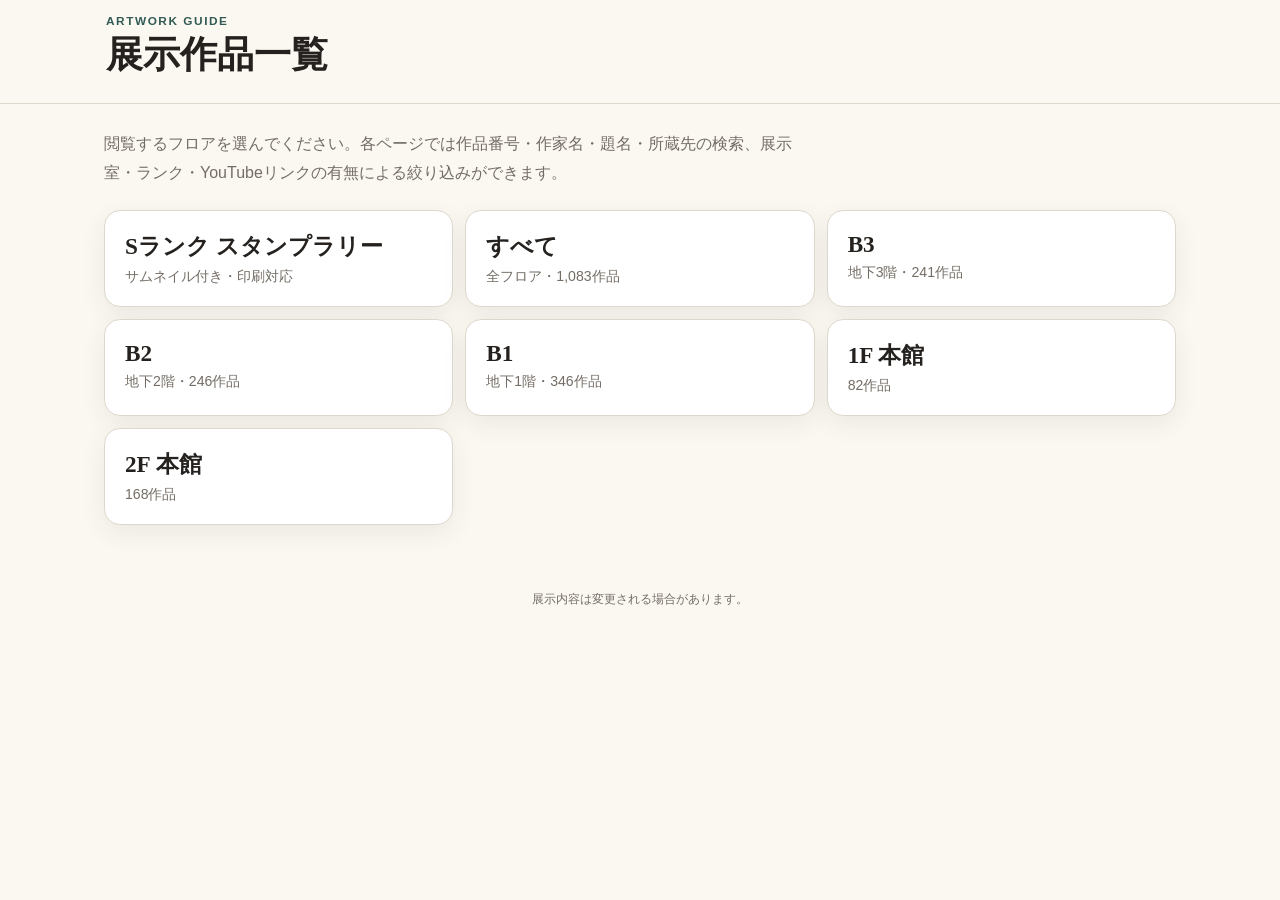
<file: index.html>
<!doctype html><html lang="ja"><head><meta charset="utf-8"><meta name="viewport" content="width=device-width,initial-scale=1,viewport-fit=cover"><meta name="theme-color" content="#315b54"><title>展示作品一覧</title><link rel="stylesheet" href="styles.css"></head><body><header><div class="head"><p class="eyebrow">ARTWORK GUIDE</p><h1 class="title">展示作品一覧</h1></div></header><main><p class="home-intro">閲覧するフロアを選んでください。各ページでは作品番号・作家名・題名・所蔵先の検索、展示室・ランク・YouTubeリンクの有無による絞り込みができます。</p><div class="floor-grid"><a class="floor-card" href="stamp-rally.html"><strong>Sランク スタンプラリー</strong><span>サムネイル付き・印刷対応</span></a><a class="floor-card" href="all.html"><strong>すべて</strong><span>全フロア・1,083作品</span></a><a class="floor-card" href="b3.html"><strong>B3</strong><span>地下3階・241作品</span></a><a class="floor-card" href="b2.html"><strong>B2</strong><span>地下2階・246作品</span></a><a class="floor-card" href="b1.html"><strong>B1</strong><span>地下1階・346作品</span></a><a class="floor-card" href="1f.html"><strong>1F 本館</strong><span>82作品</span></a><a class="floor-card" href="2f.html"><strong>2F 本館</strong><span>168作品</span></a></div></main><footer>展示内容は変更される場合があります。</footer></body></html>
</file>
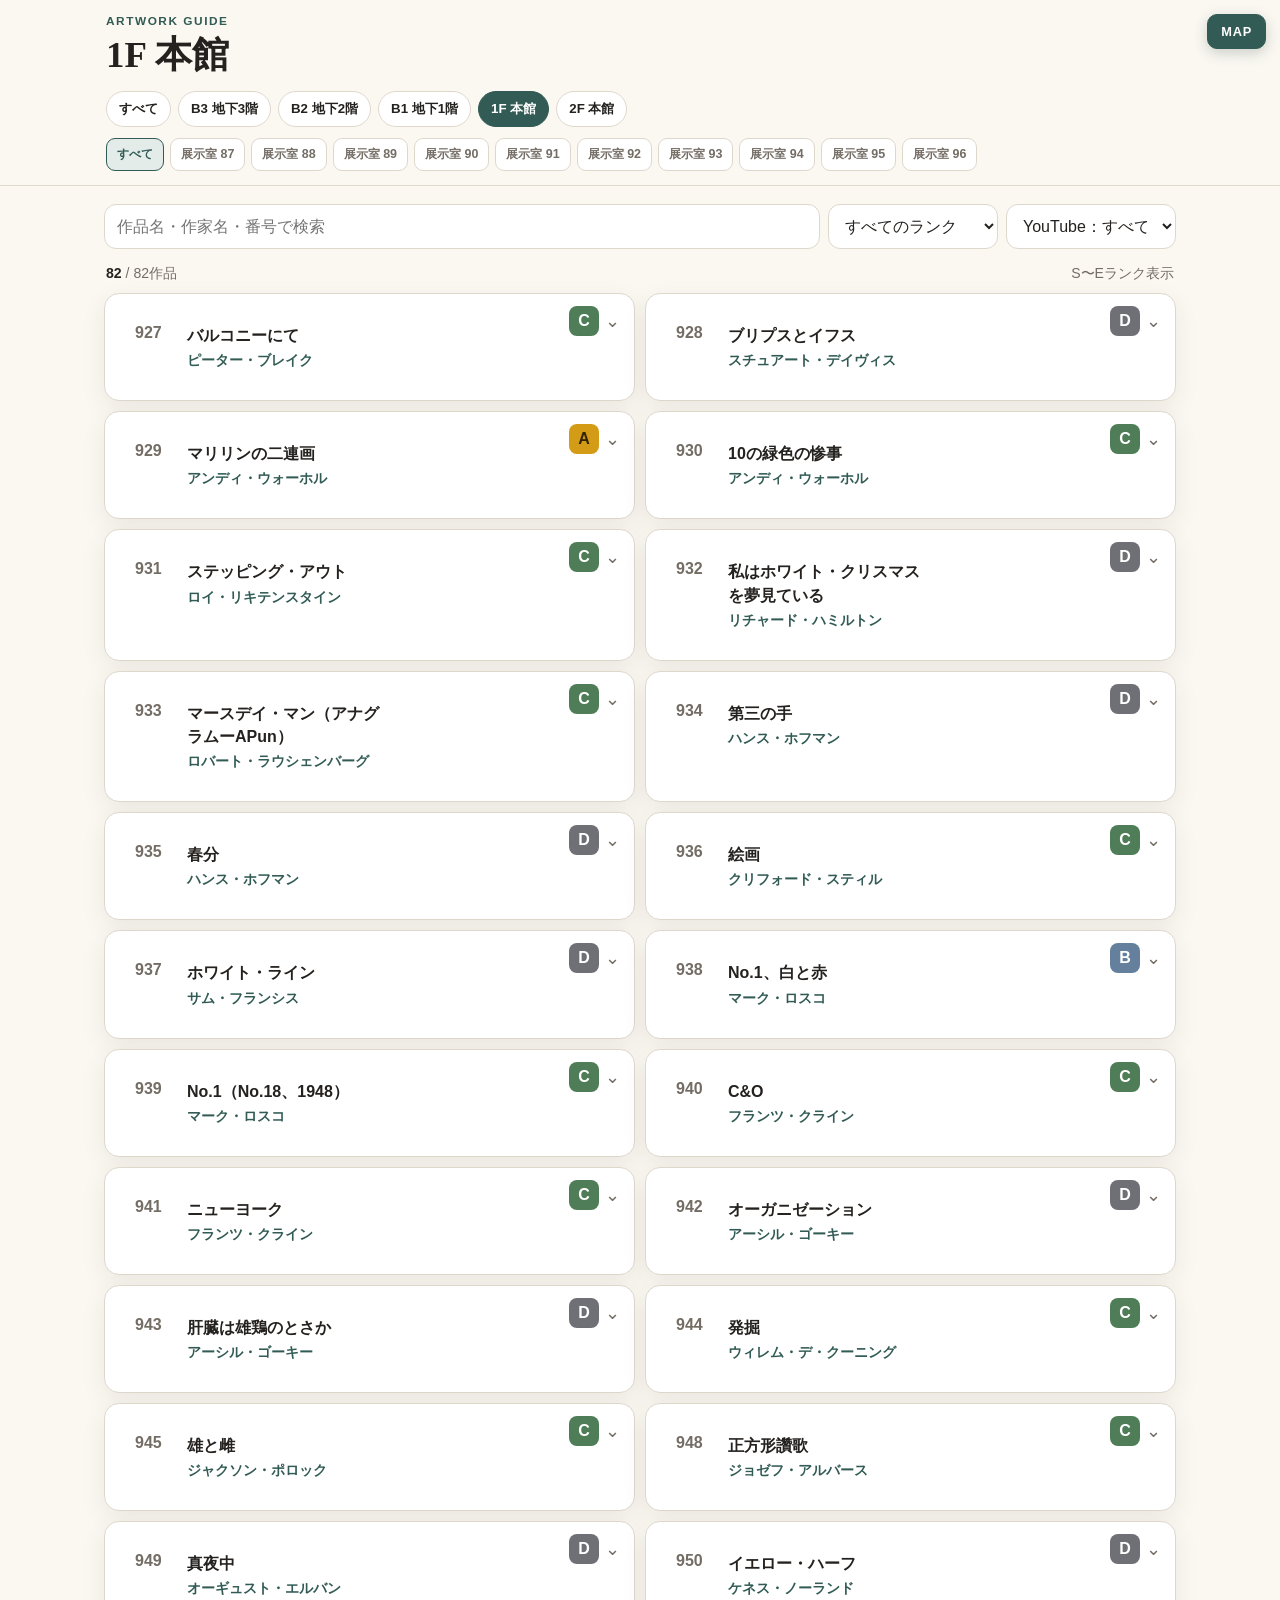
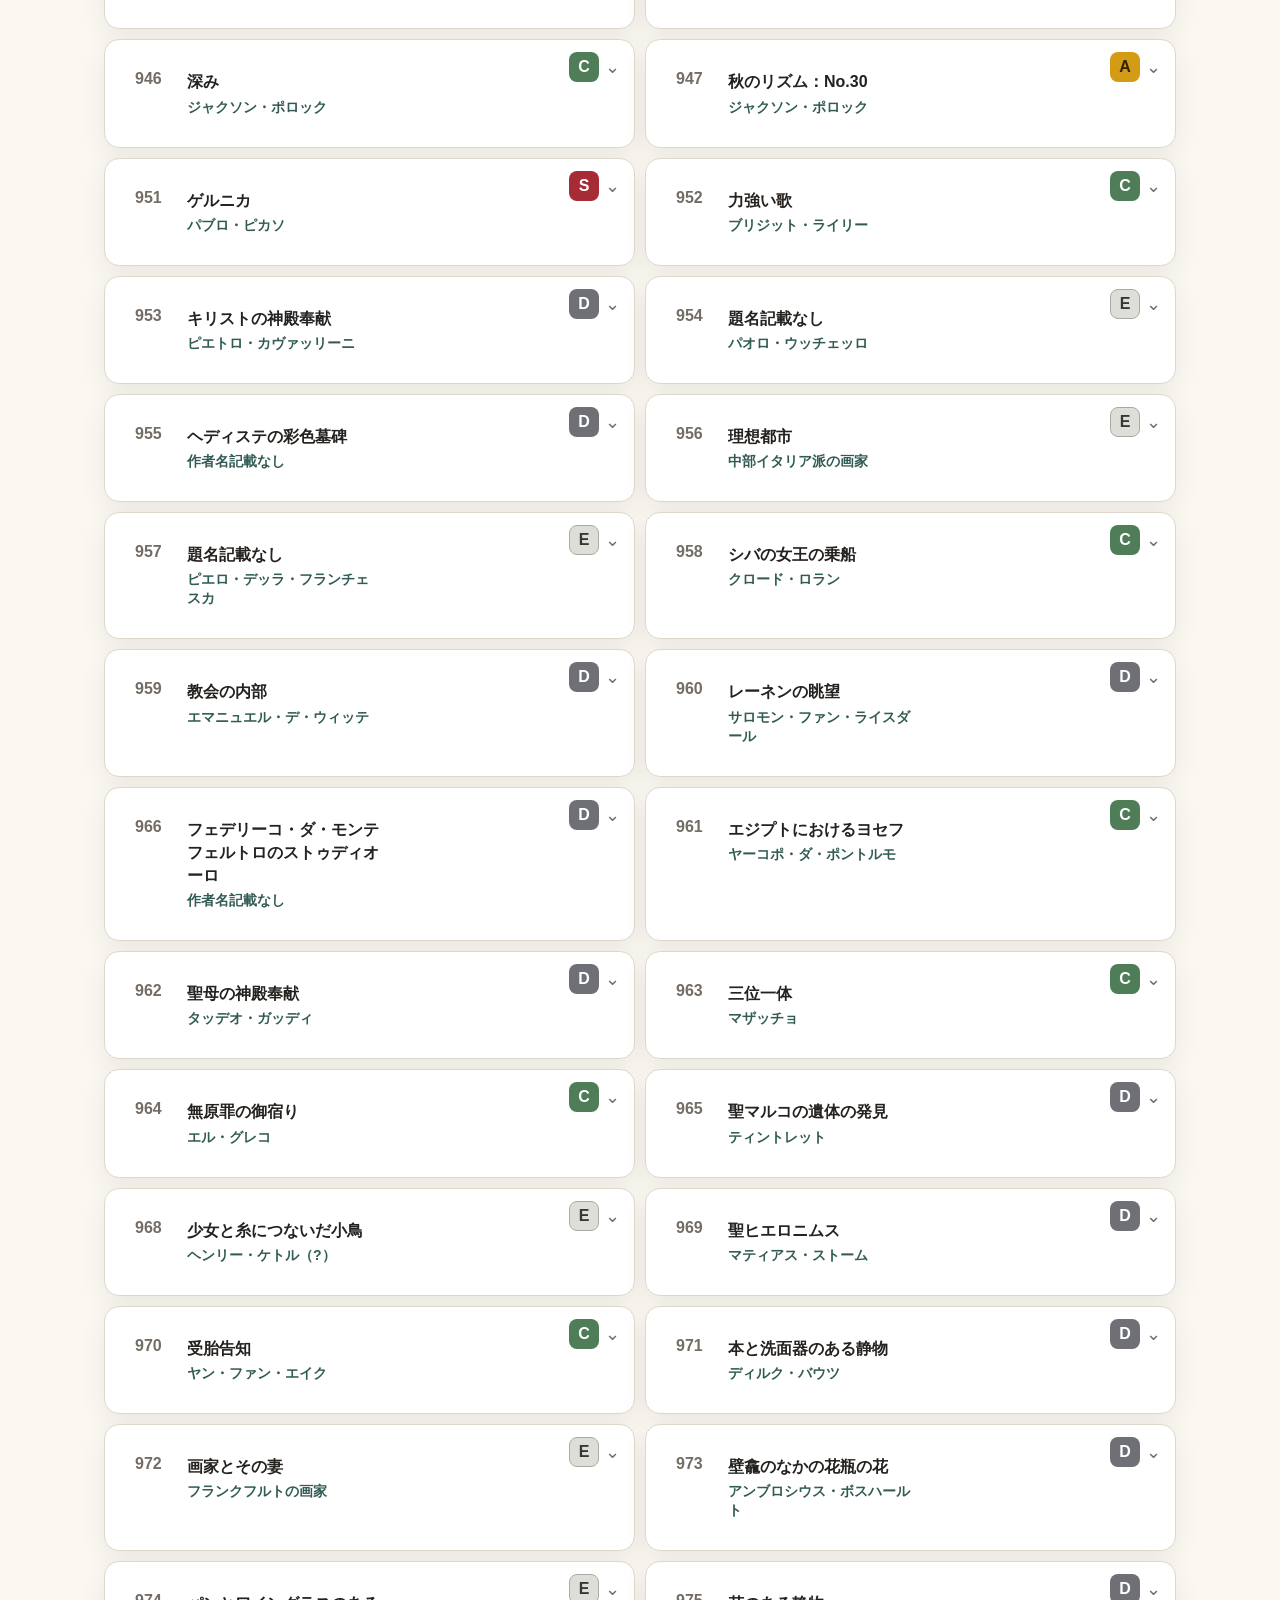
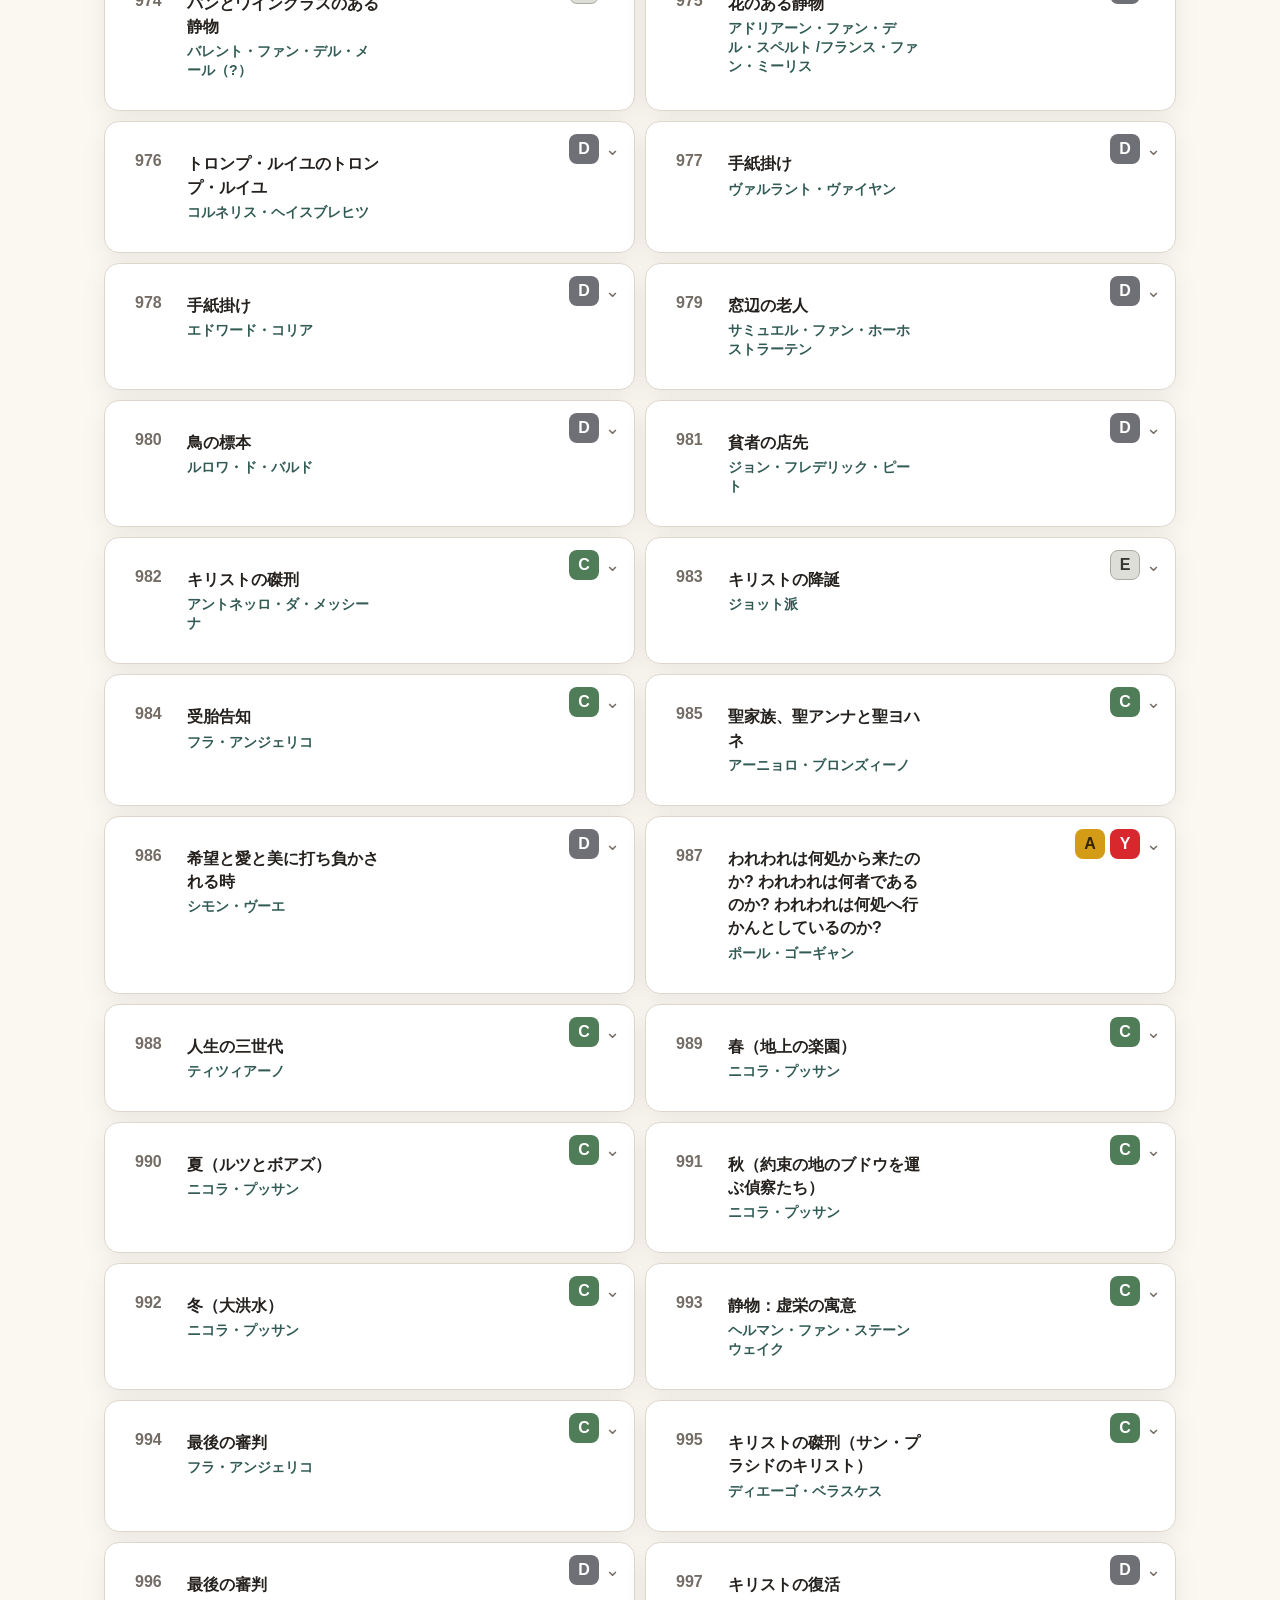
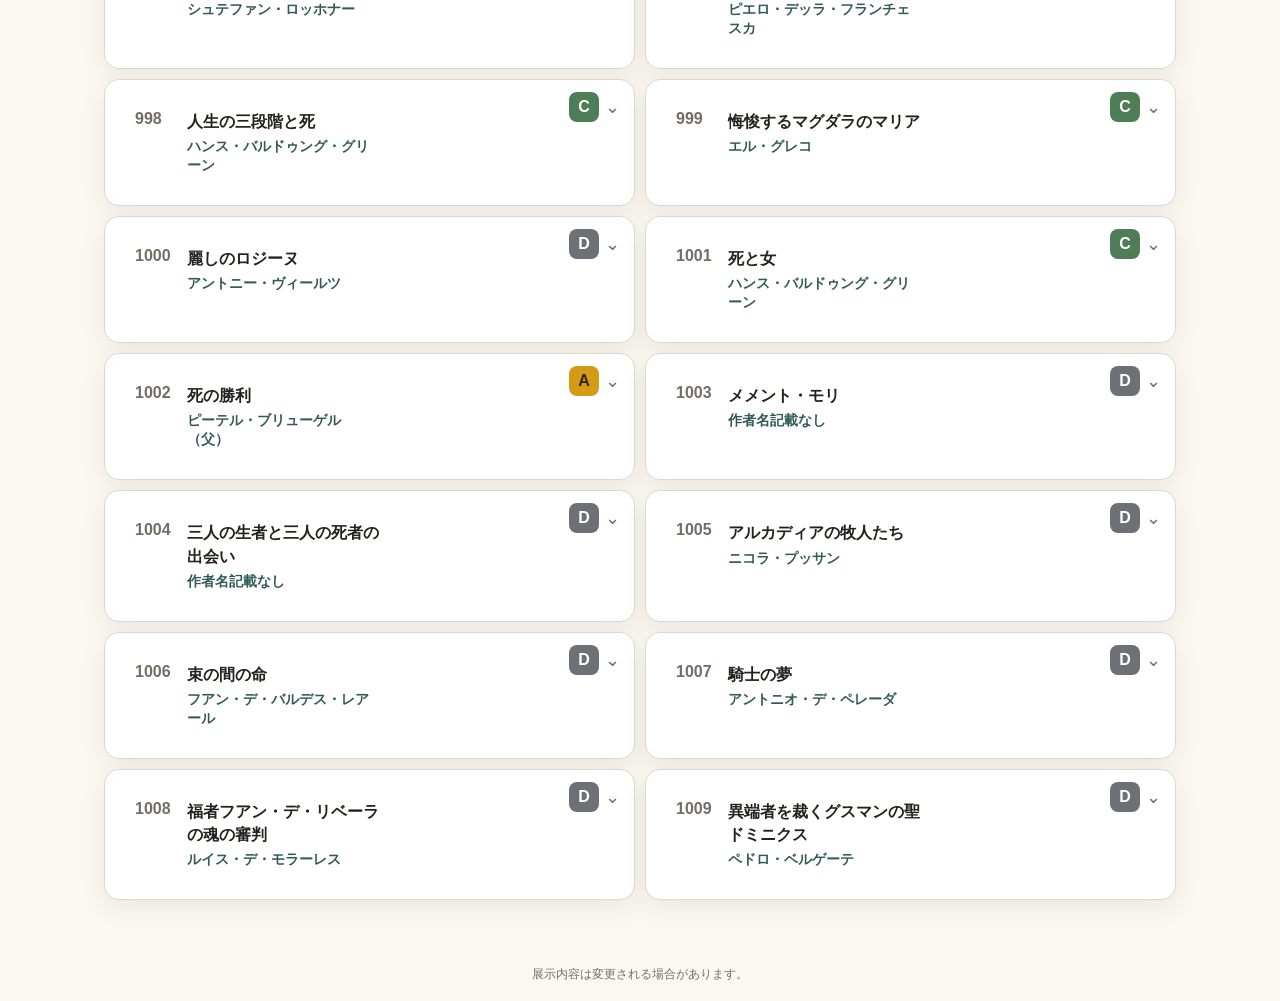
<file: 1f.html>
<!doctype html><html lang="ja"><head><meta charset="utf-8"><meta name="viewport" content="width=device-width,initial-scale=1,viewport-fit=cover"><meta name="theme-color" content="#315b54"><title>1F 本館｜展示作品一覧</title><link rel="stylesheet" href="styles.css"></head><body data-floor="1F 本館"><header><div class="head"><p class="eyebrow"><a href="index.html" style="color:inherit;text-decoration:none">ARTWORK GUIDE</a></p><h1 class="title page-title"></h1><nav class="floor-nav"></nav></div></header><main><div class="toolbar"><input class="search" type="search" placeholder="作品名・作家名・番号で検索"><select class="rank-filter" aria-label="ランク"><option value="">すべてのランク</option><option value="SA">S と A</option><option>S</option><option>A</option><option>B</option><option>C</option><option>D</option><option>E</option></select><select class="youtube-filter" aria-label="YouTubeリンク"><option value="">YouTube：すべて</option><option value="yes">YouTubeあり</option><option value="no">YouTubeなし</option></select></div><div class="summary"><span class="count"></span><span>S〜Eランク表示</span></div><section class="works"></section></main><footer>展示内容は変更される場合があります。</footer><script src="data/artworks.js"></script><script src="app.js"></script></body></html>
</file>
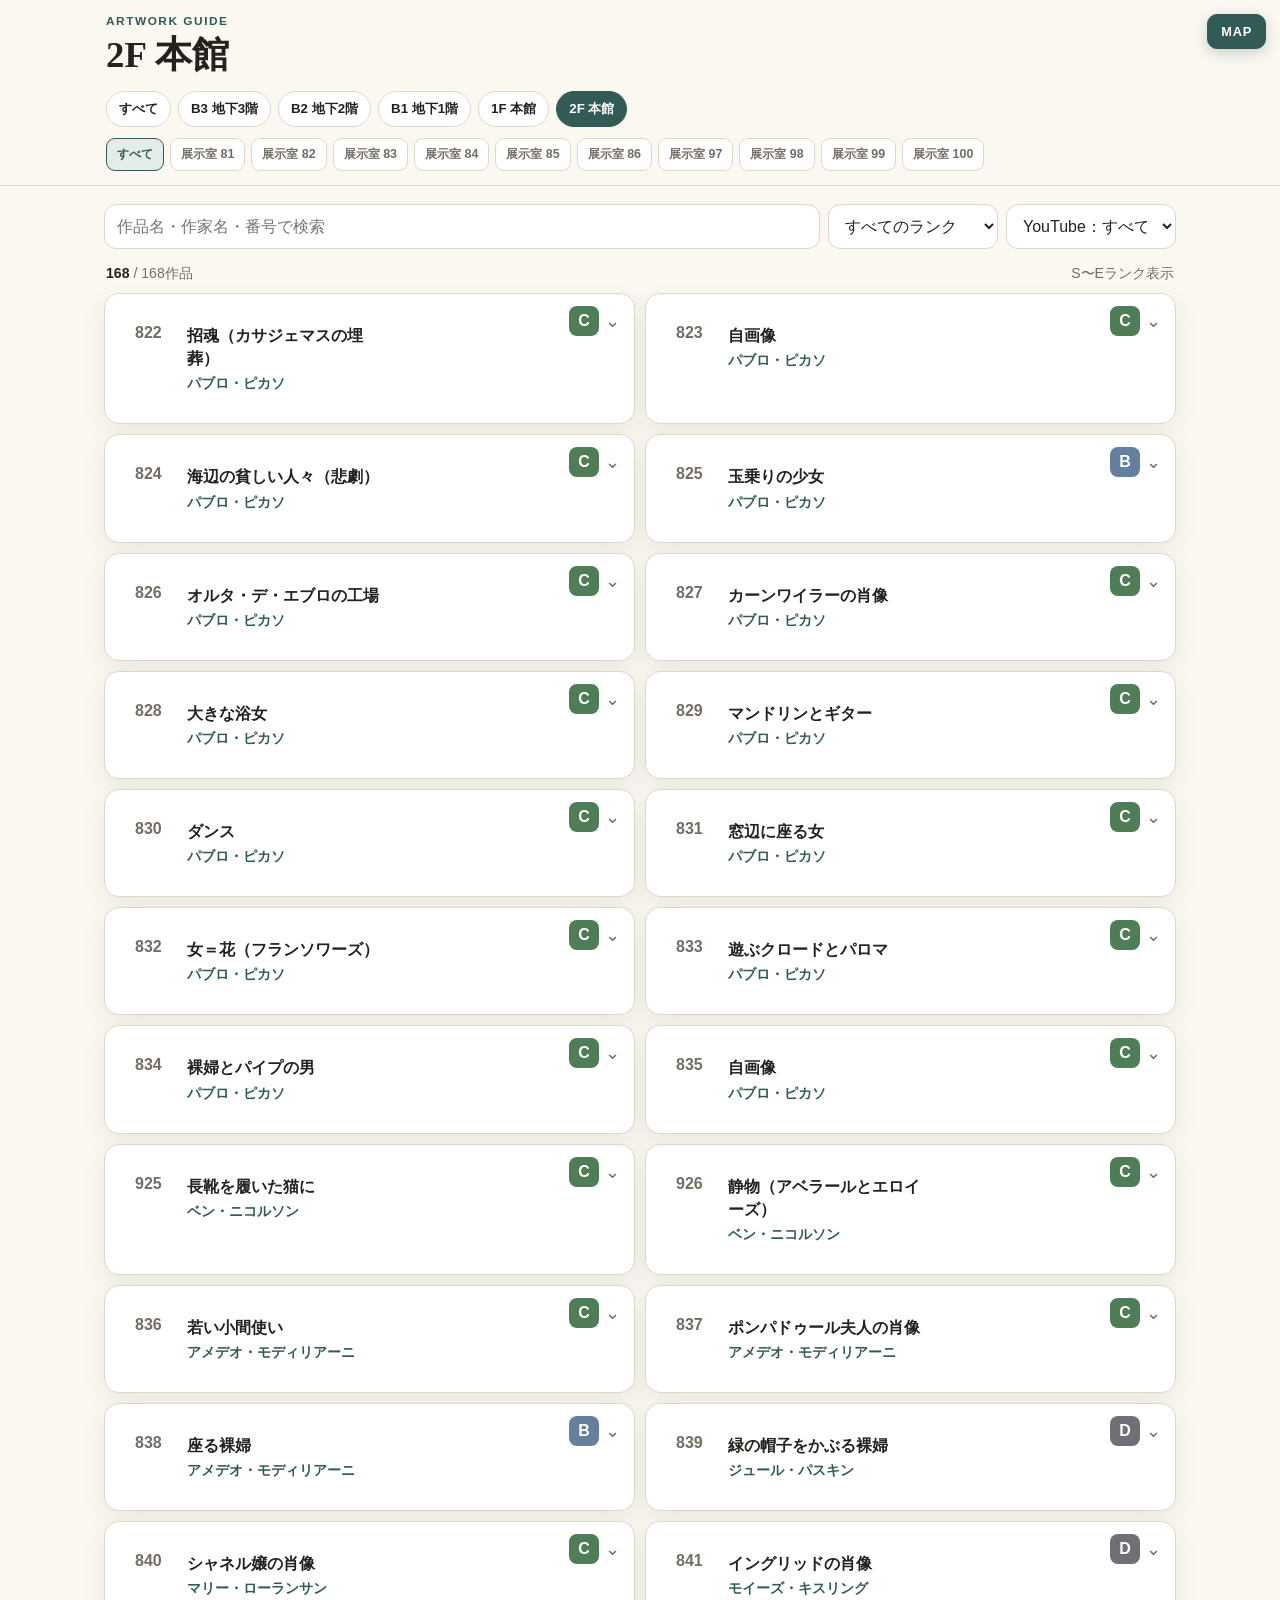
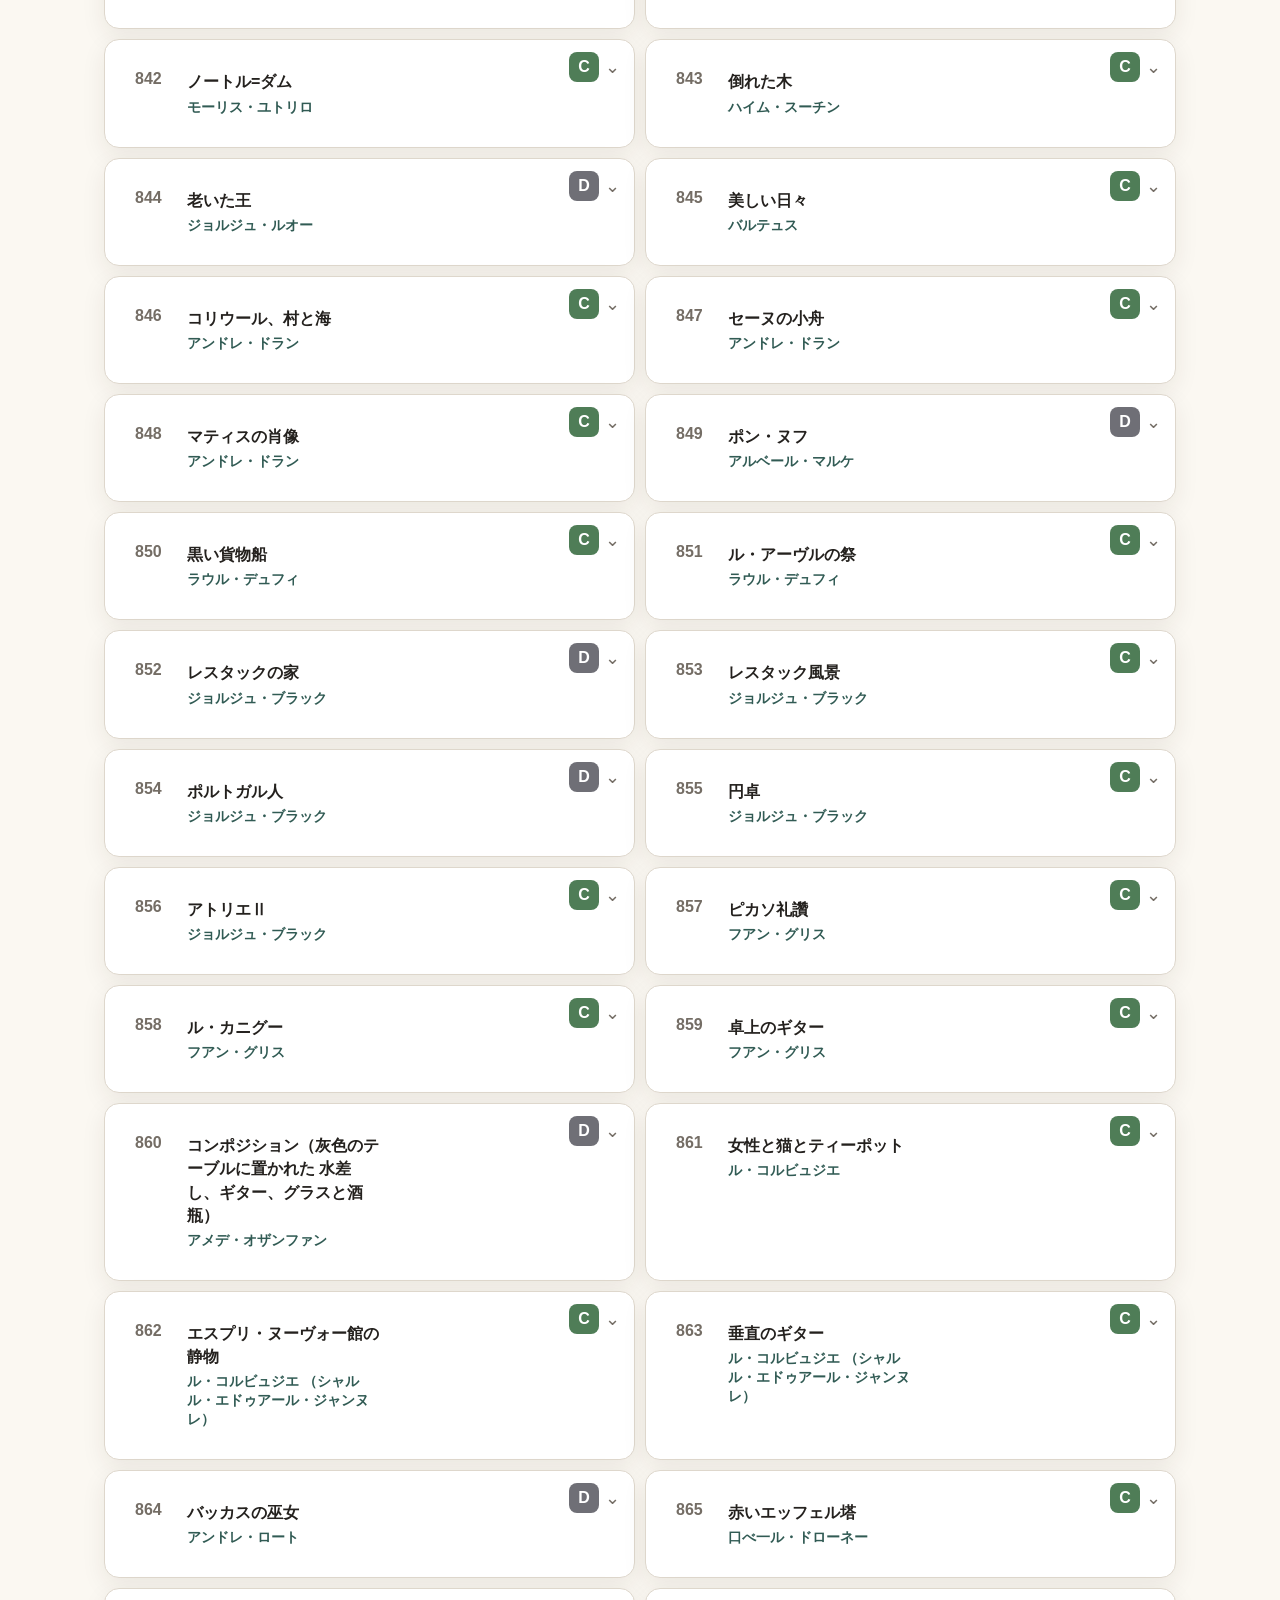
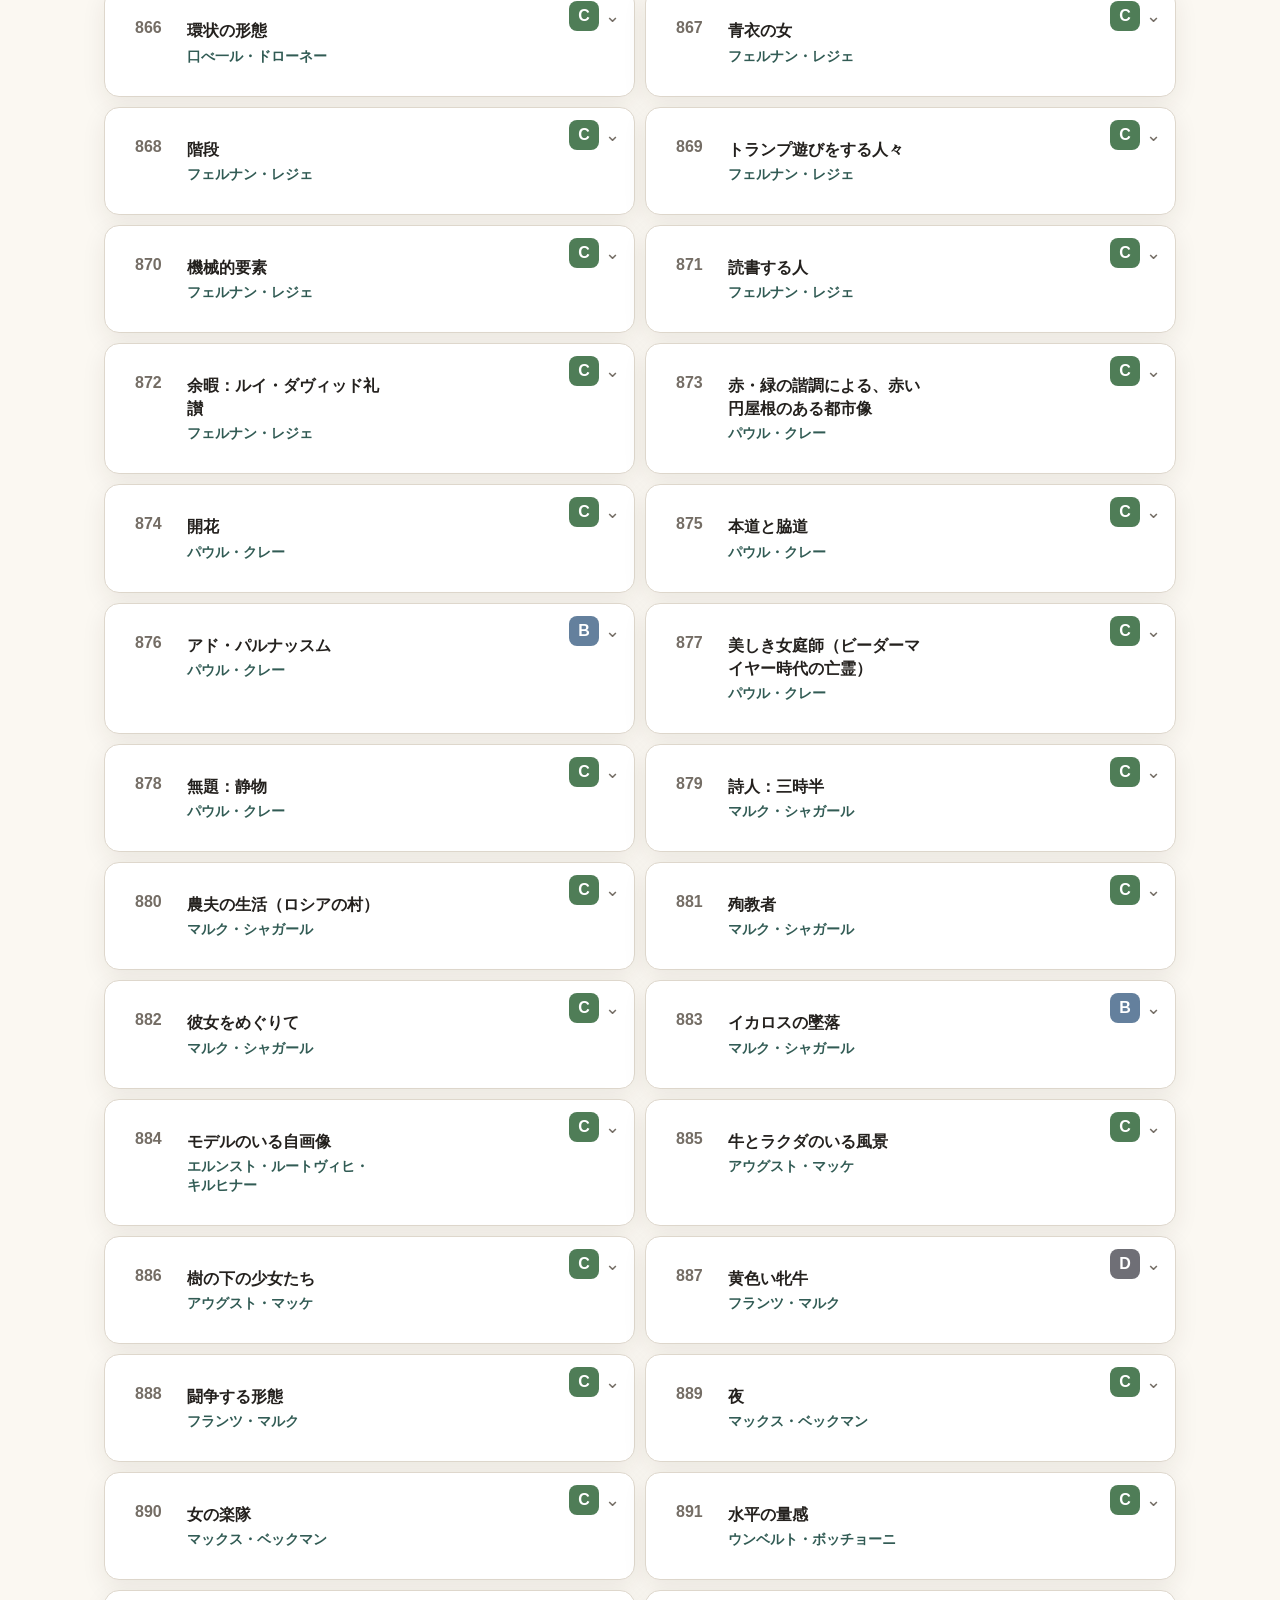
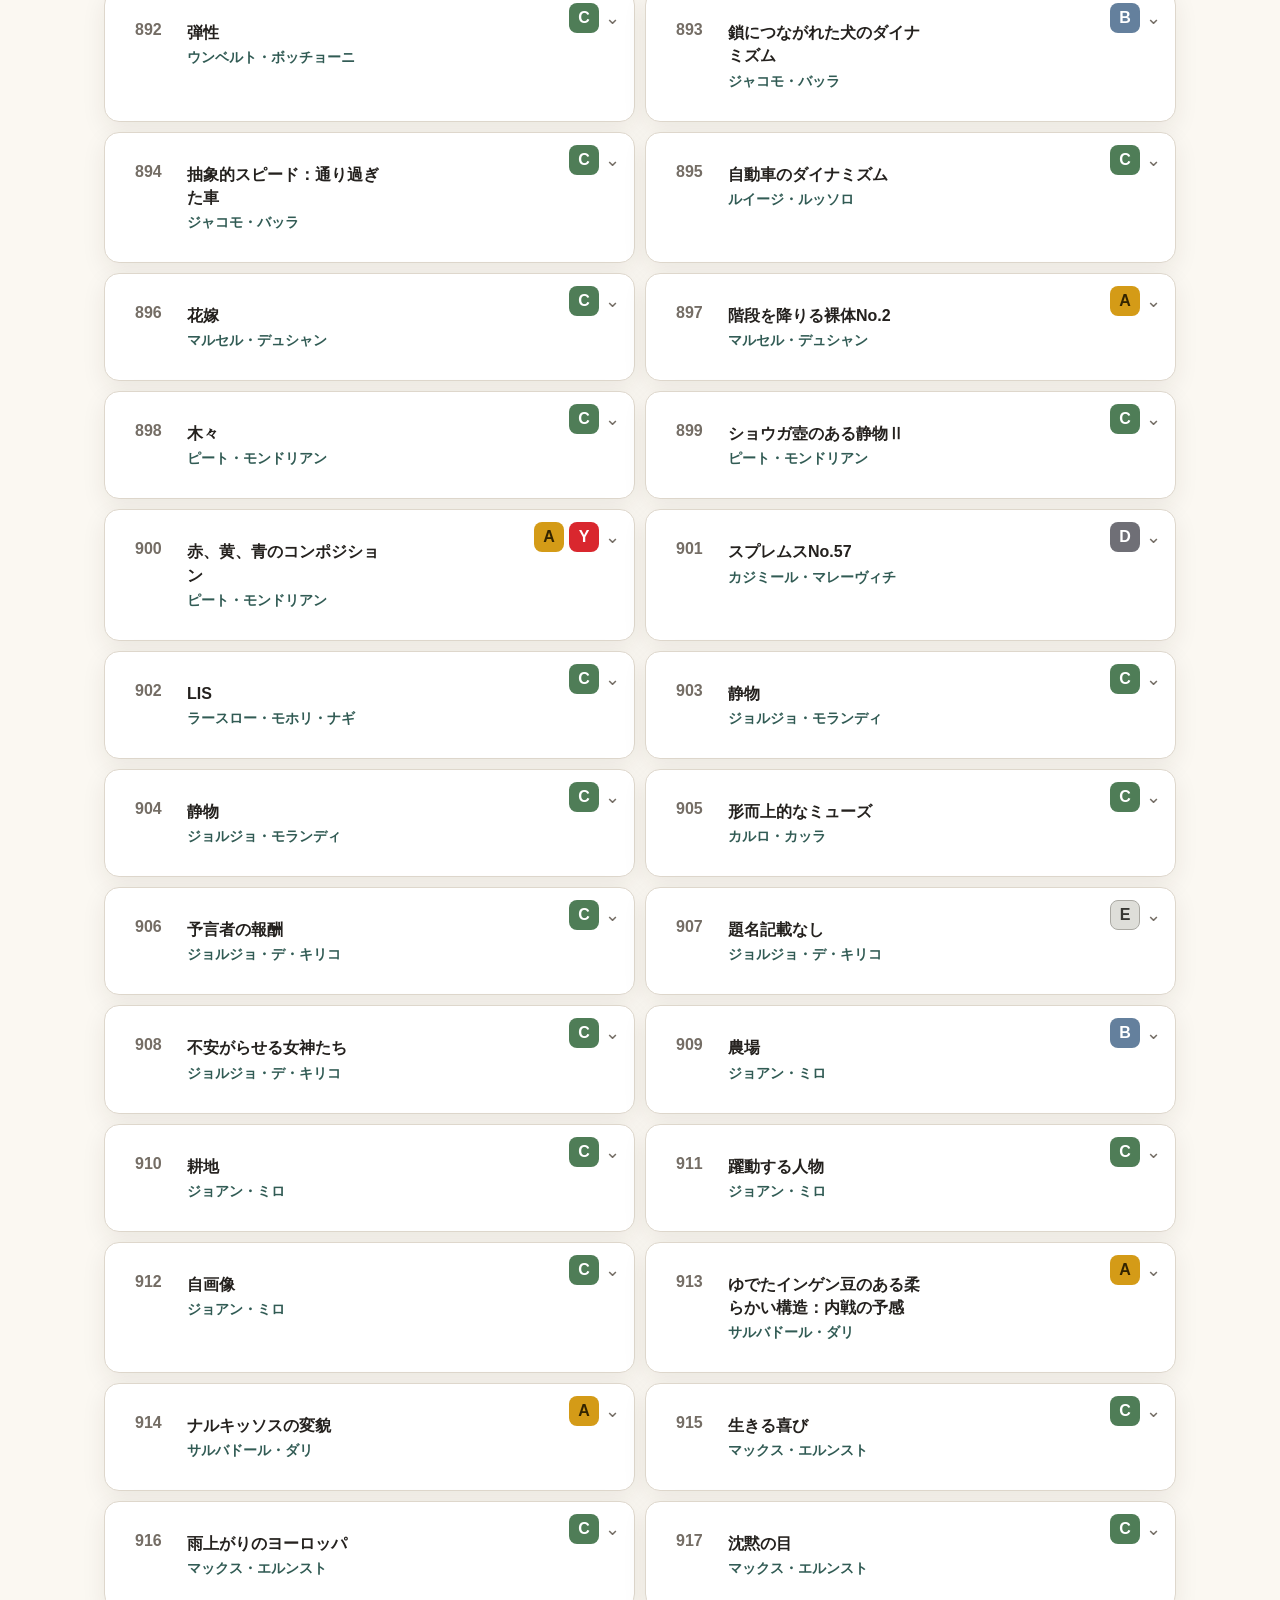
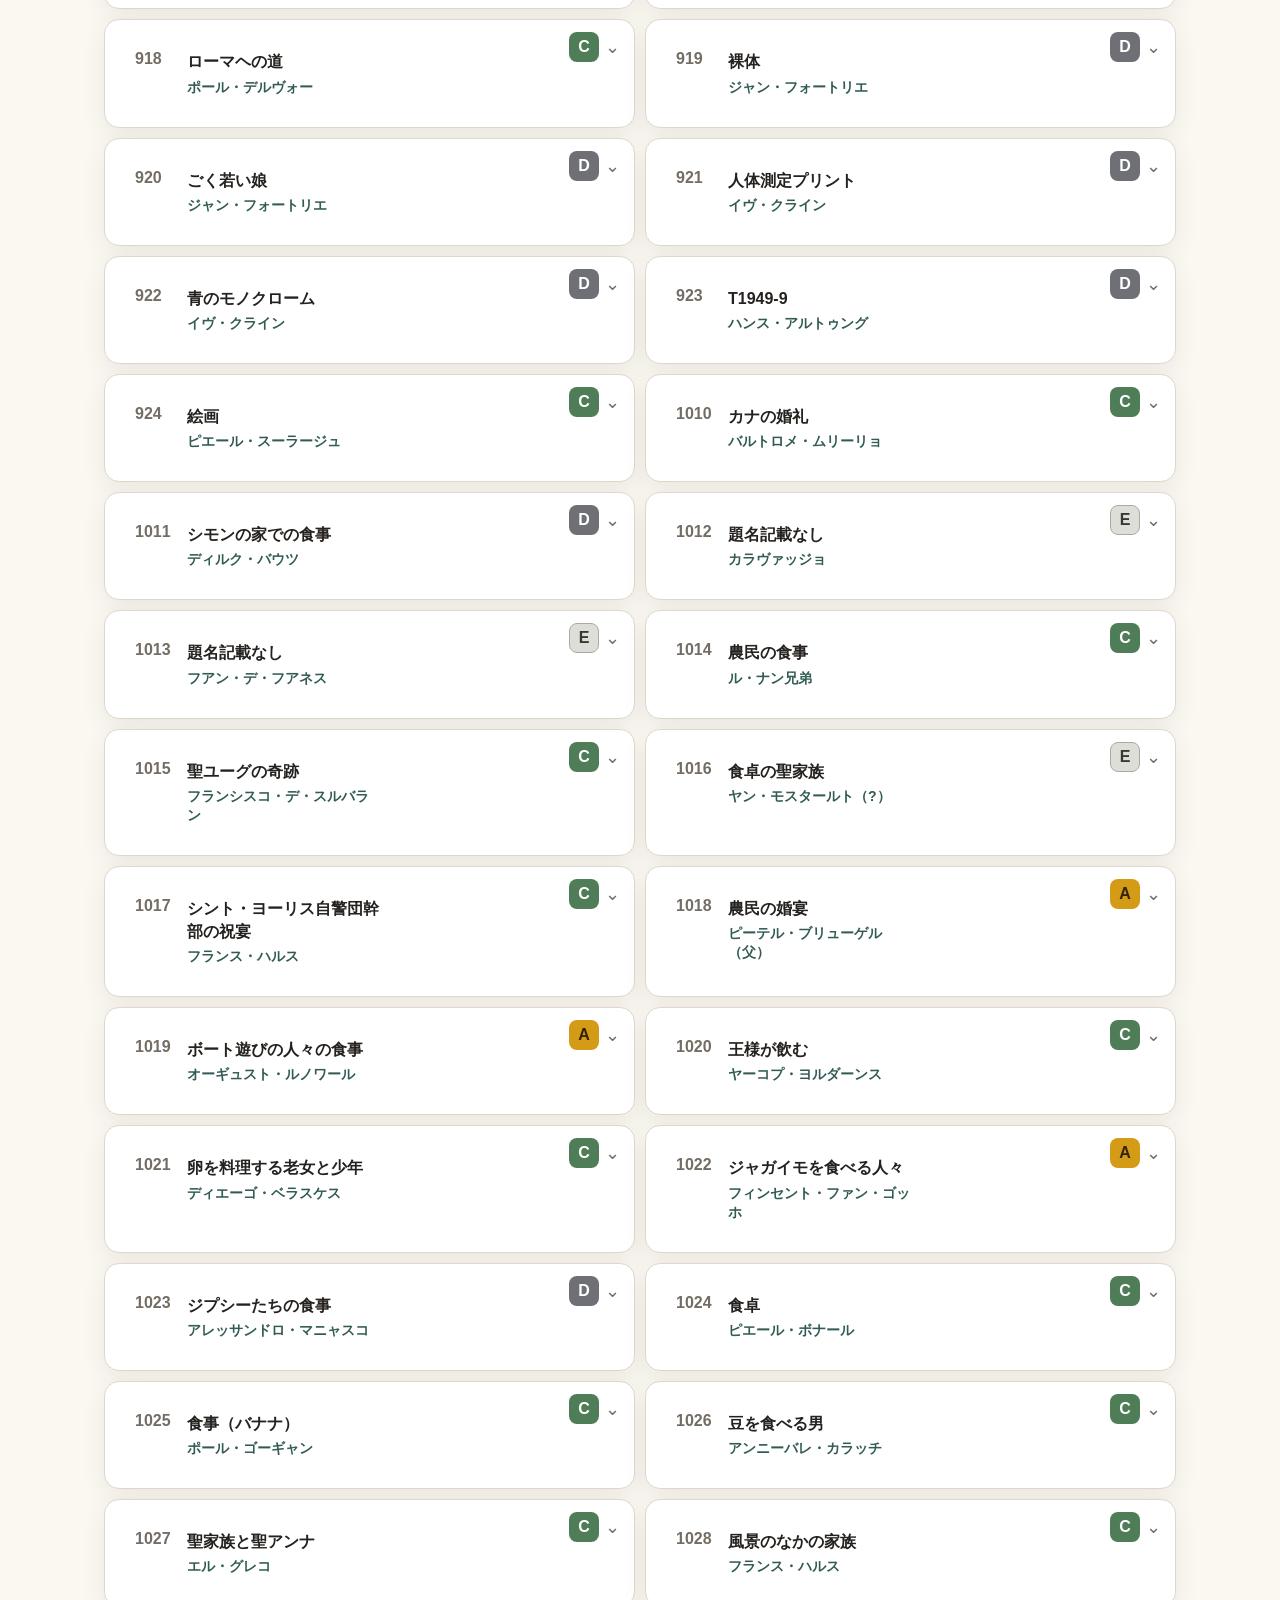
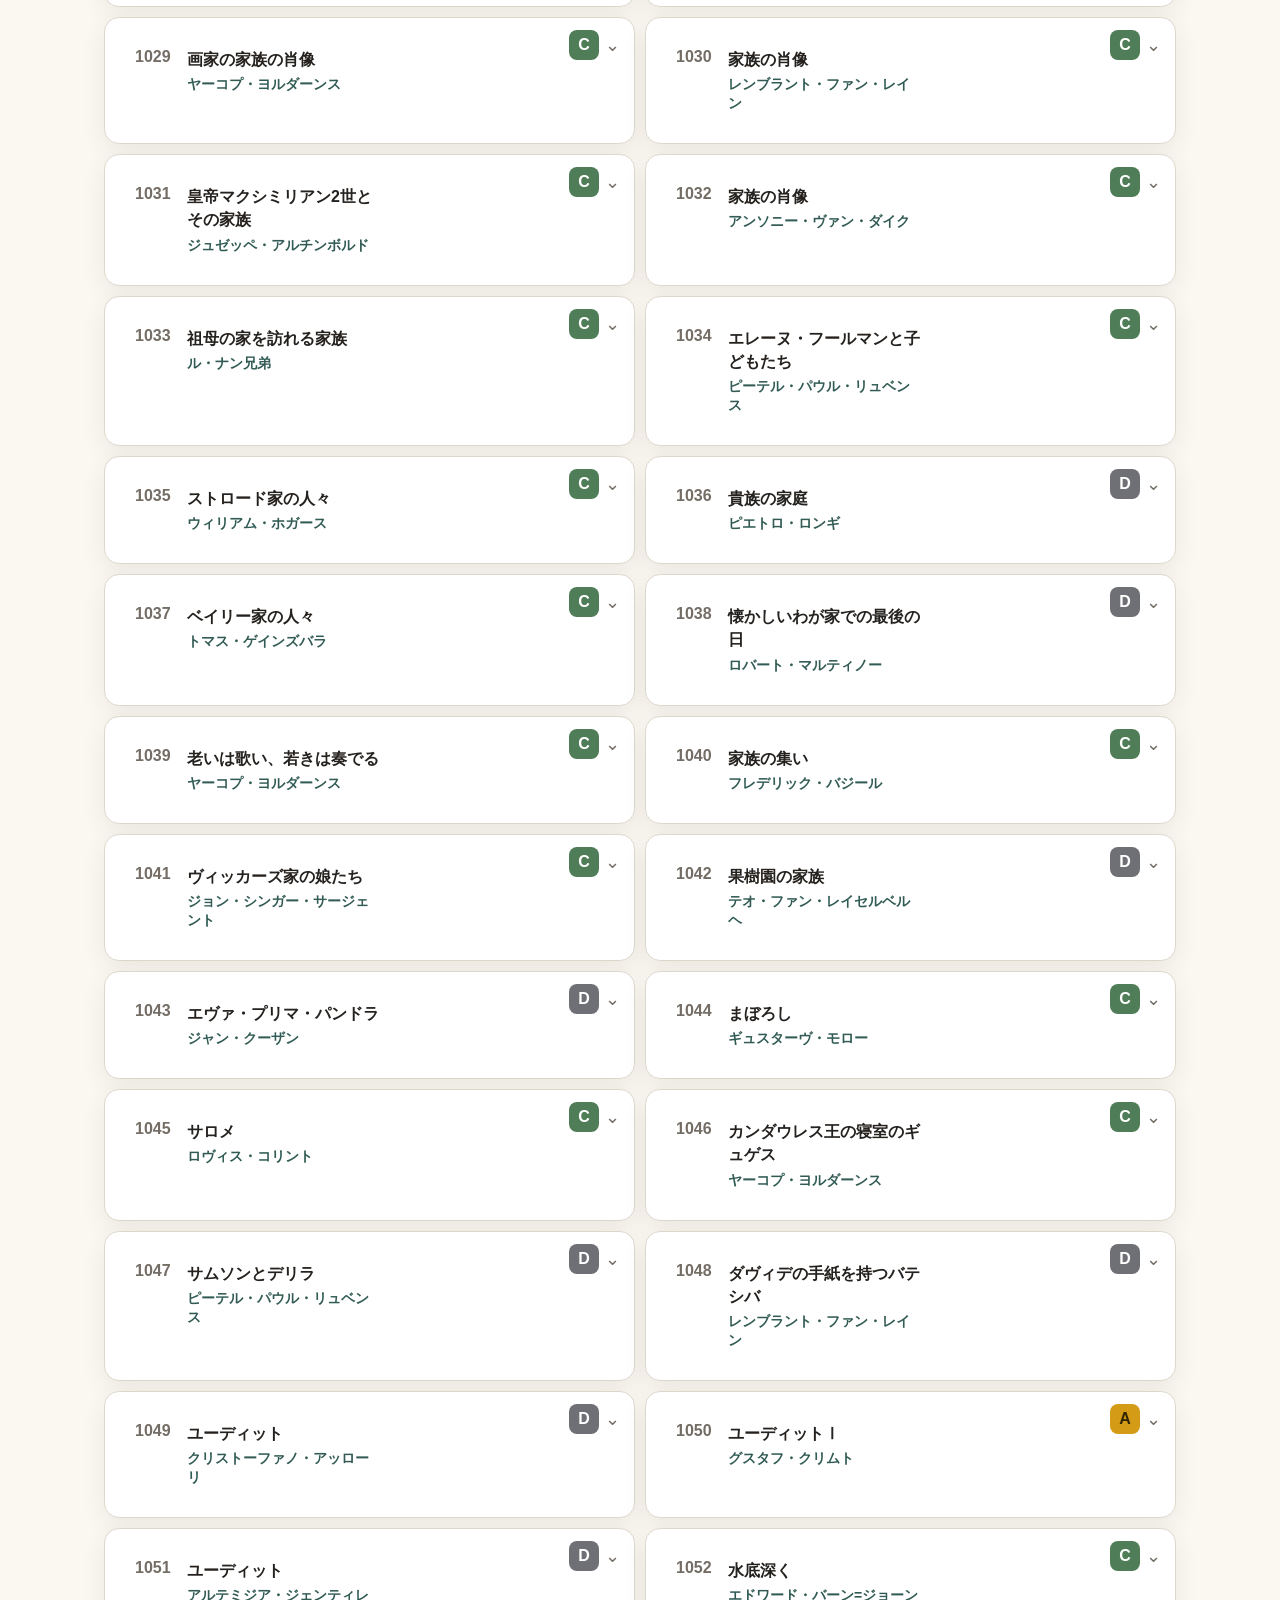
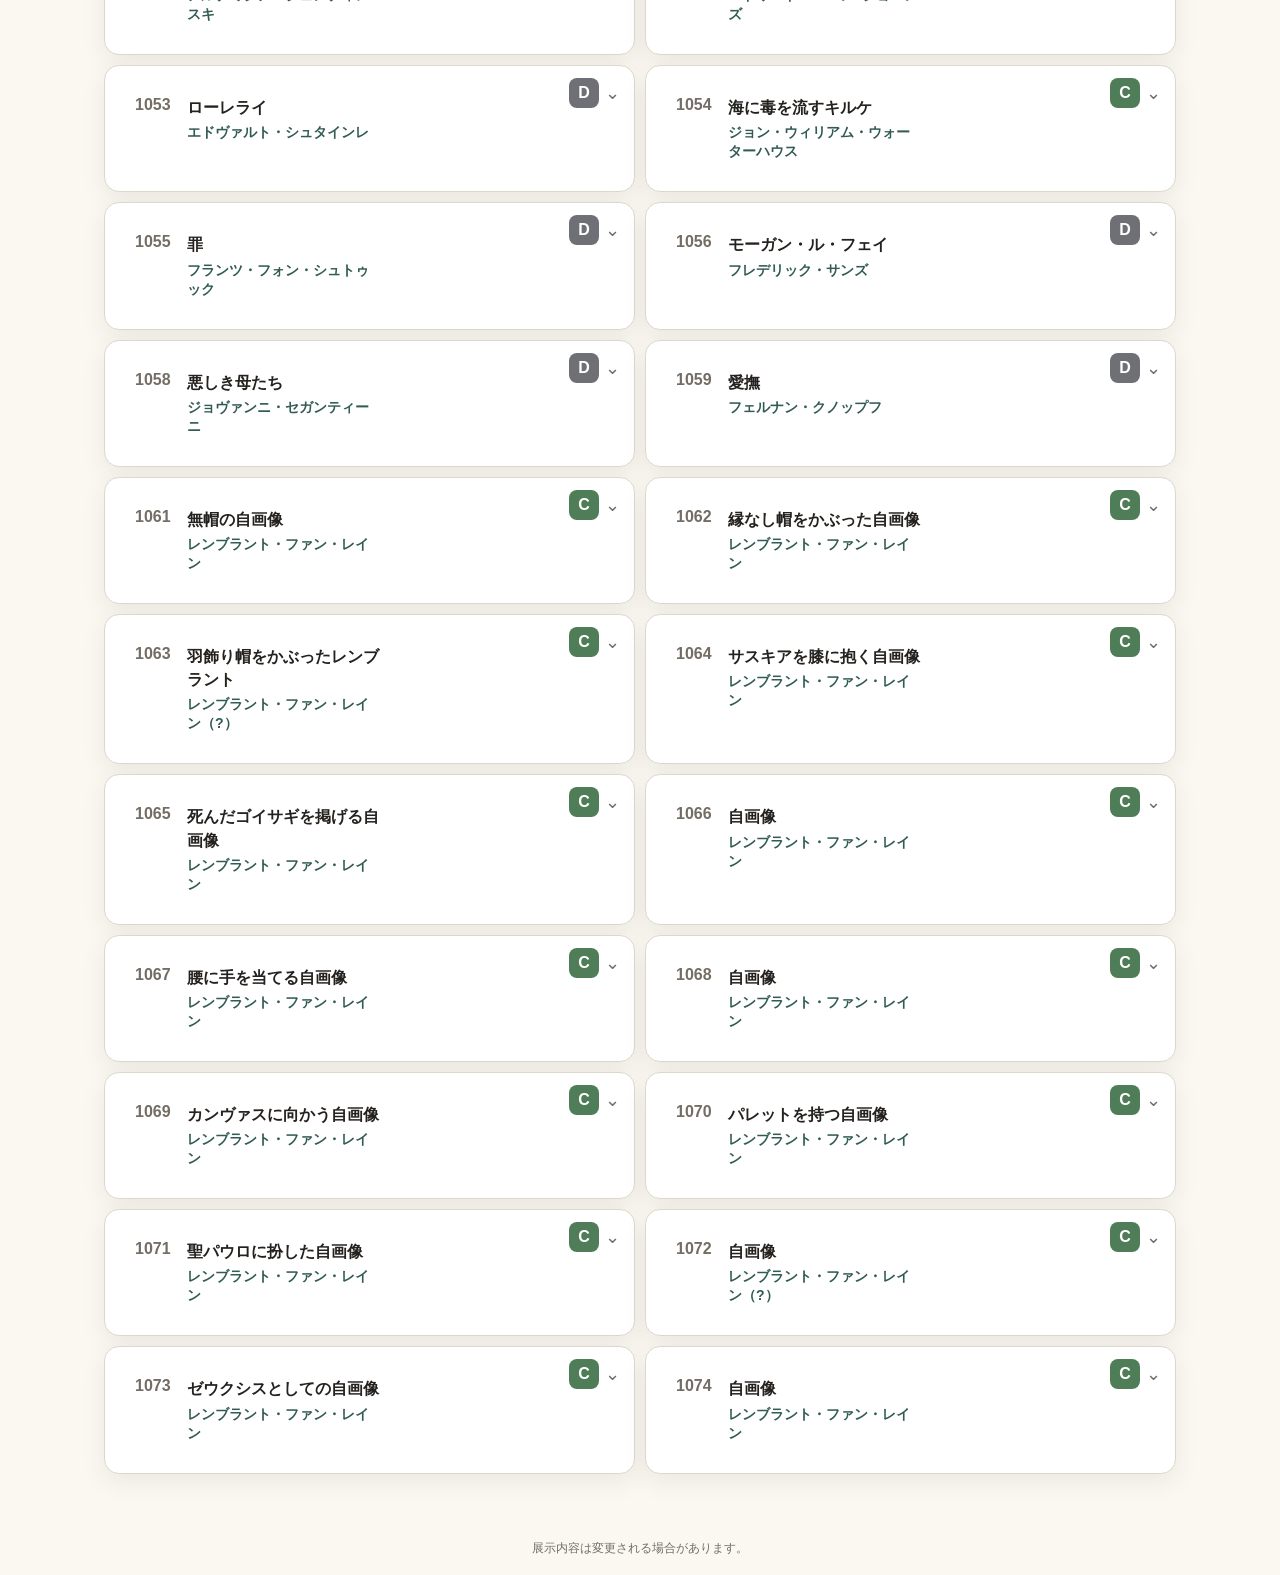
<file: 2f.html>
<!doctype html><html lang="ja"><head><meta charset="utf-8"><meta name="viewport" content="width=device-width,initial-scale=1,viewport-fit=cover"><meta name="theme-color" content="#315b54"><title>2F 本館｜展示作品一覧</title><link rel="stylesheet" href="styles.css"></head><body data-floor="2F 本館"><header><div class="head"><p class="eyebrow"><a href="index.html" style="color:inherit;text-decoration:none">ARTWORK GUIDE</a></p><h1 class="title page-title"></h1><nav class="floor-nav"></nav></div></header><main><div class="toolbar"><input class="search" type="search" placeholder="作品名・作家名・番号で検索"><select class="rank-filter" aria-label="ランク"><option value="">すべてのランク</option><option value="SA">S と A</option><option>S</option><option>A</option><option>B</option><option>C</option><option>D</option><option>E</option></select><select class="youtube-filter" aria-label="YouTubeリンク"><option value="">YouTube：すべて</option><option value="yes">YouTubeあり</option><option value="no">YouTubeなし</option></select></div><div class="summary"><span class="count"></span><span>S〜Eランク表示</span></div><section class="works"></section></main><footer>展示内容は変更される場合があります。</footer><script src="data/artworks.js"></script><script src="app.js"></script></body></html>
</file>
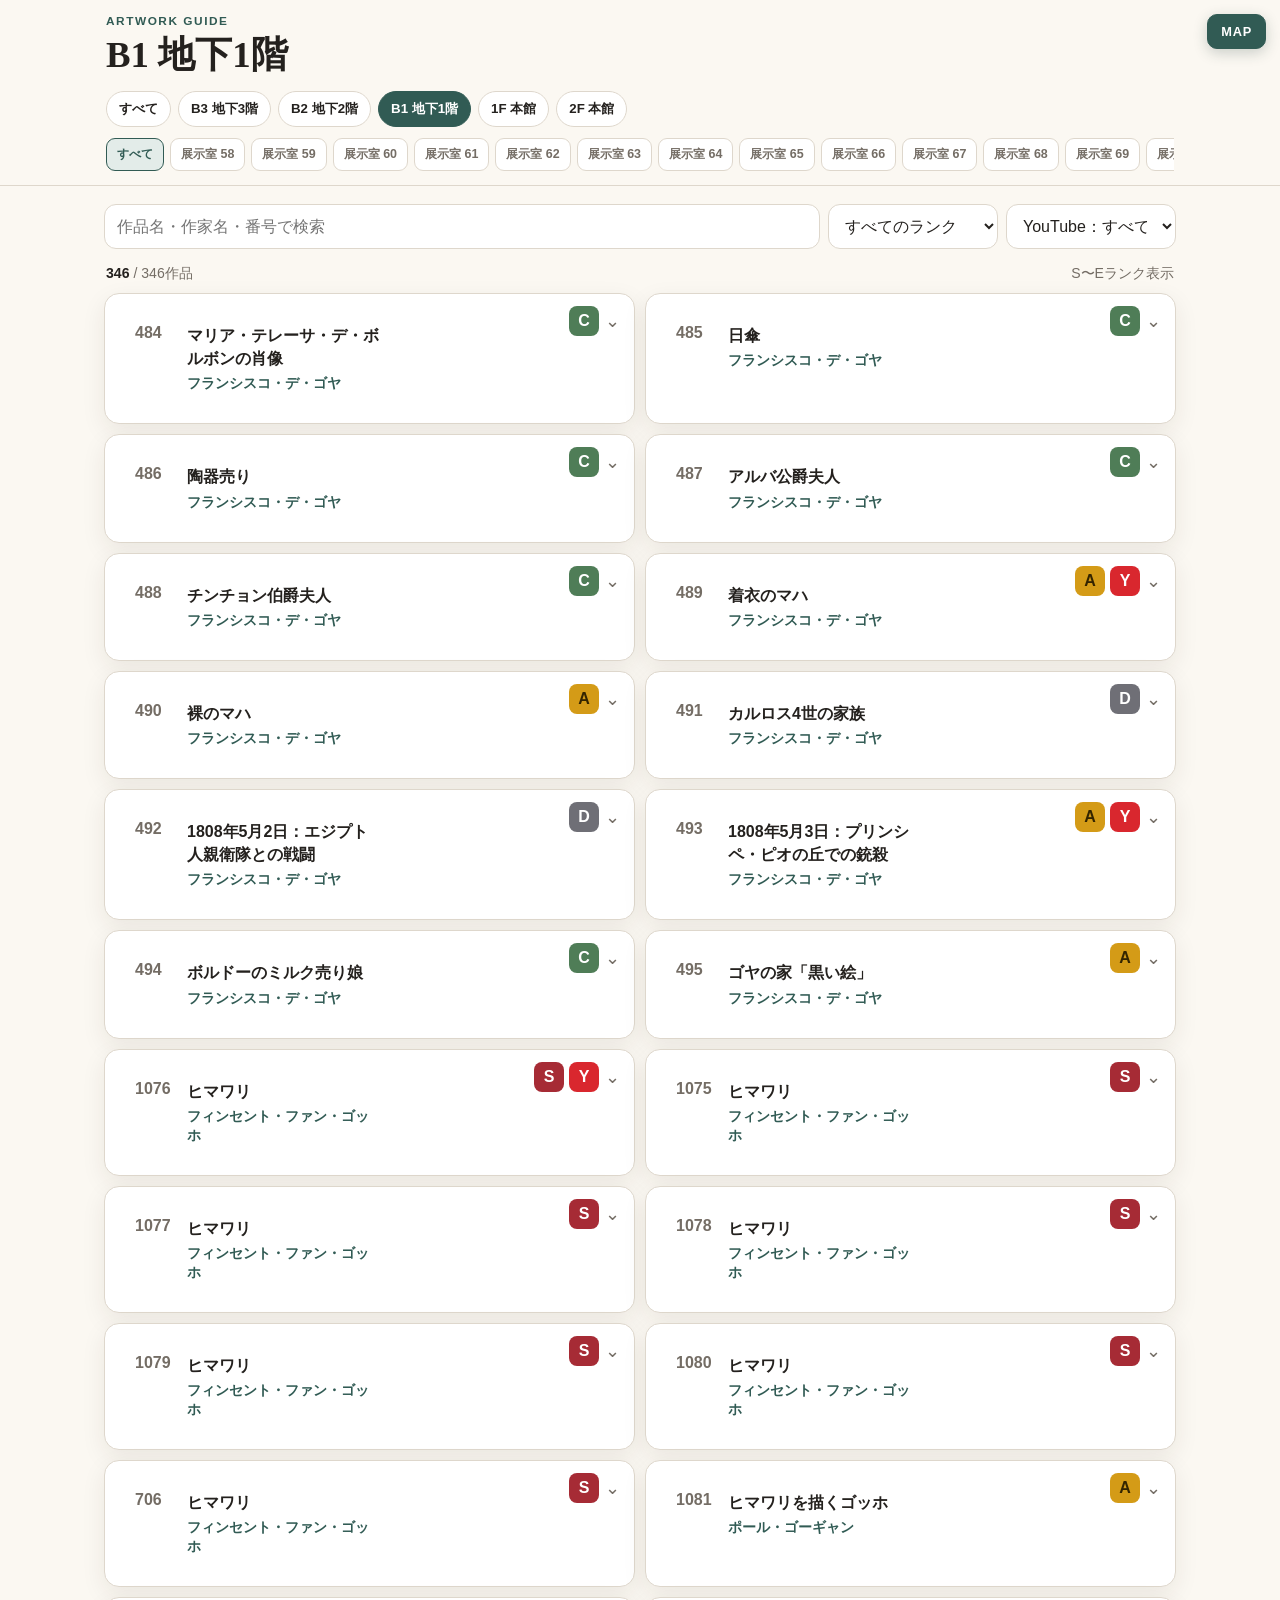
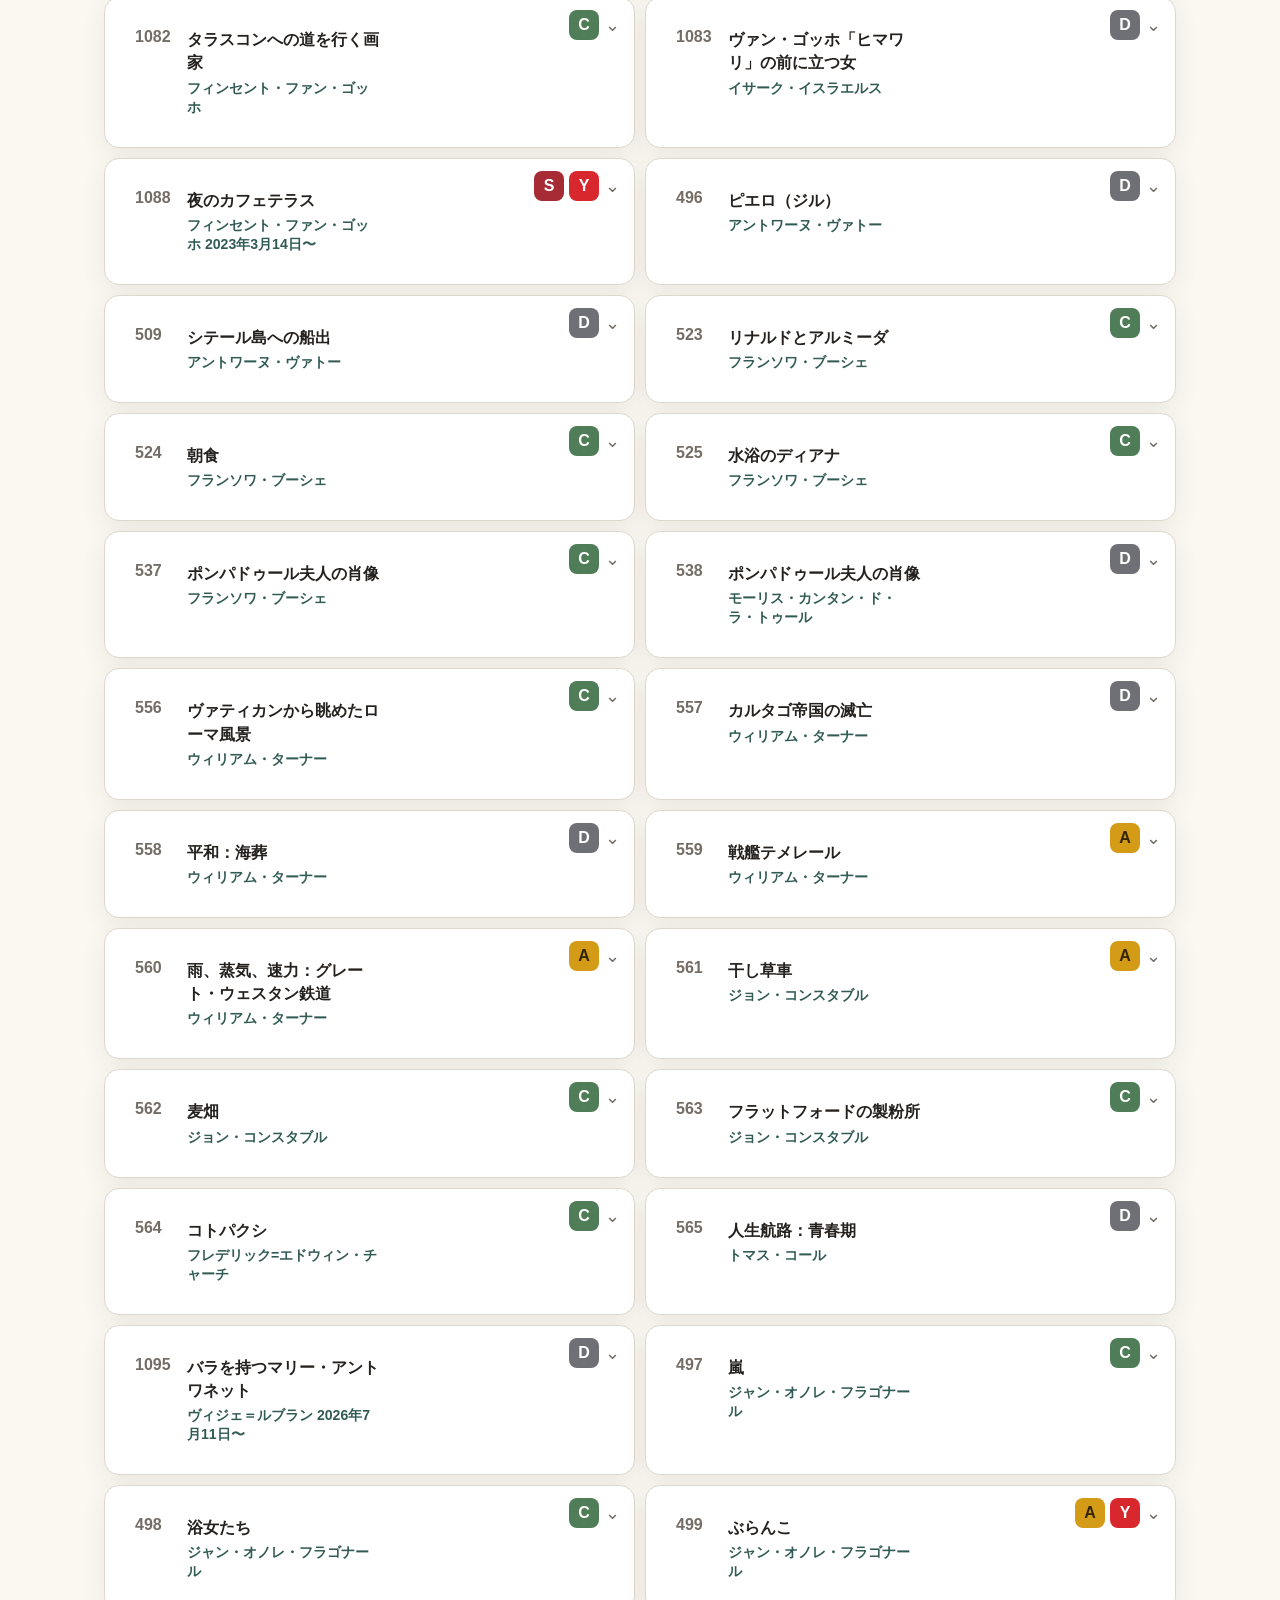
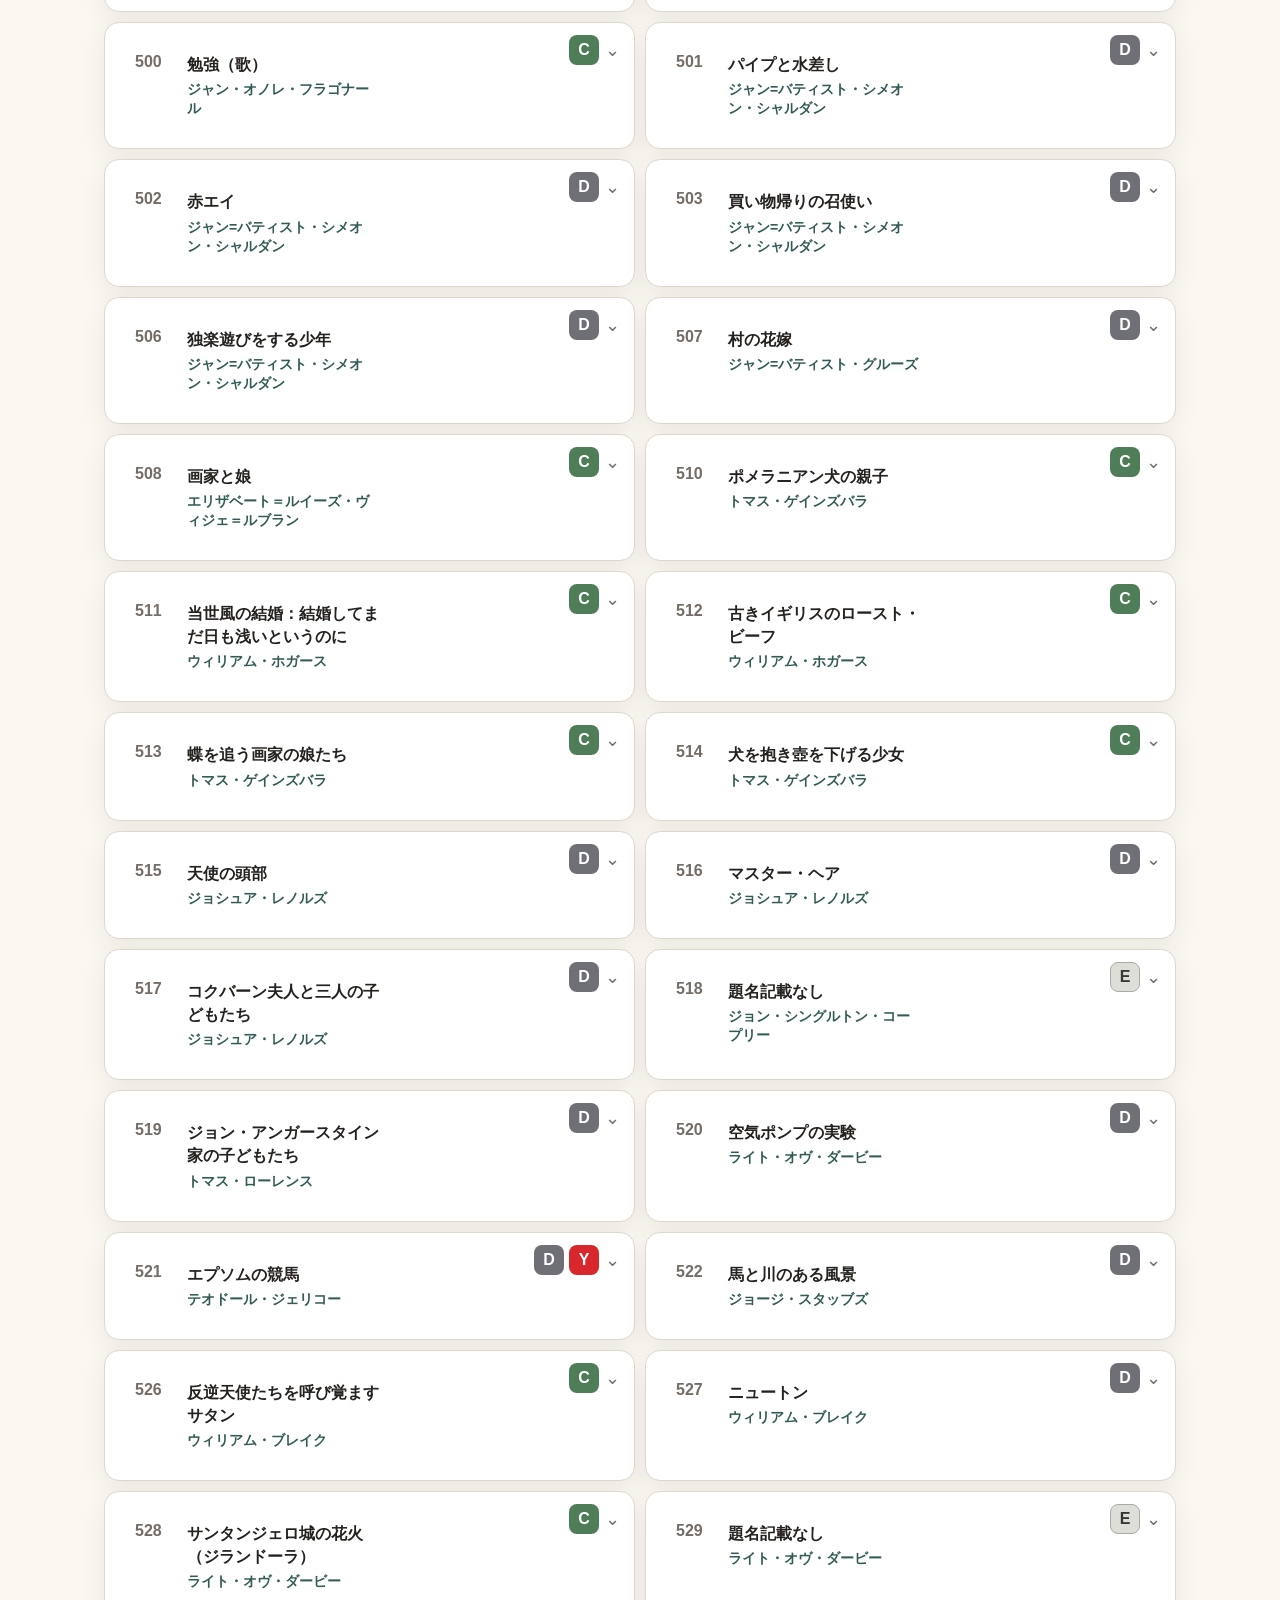
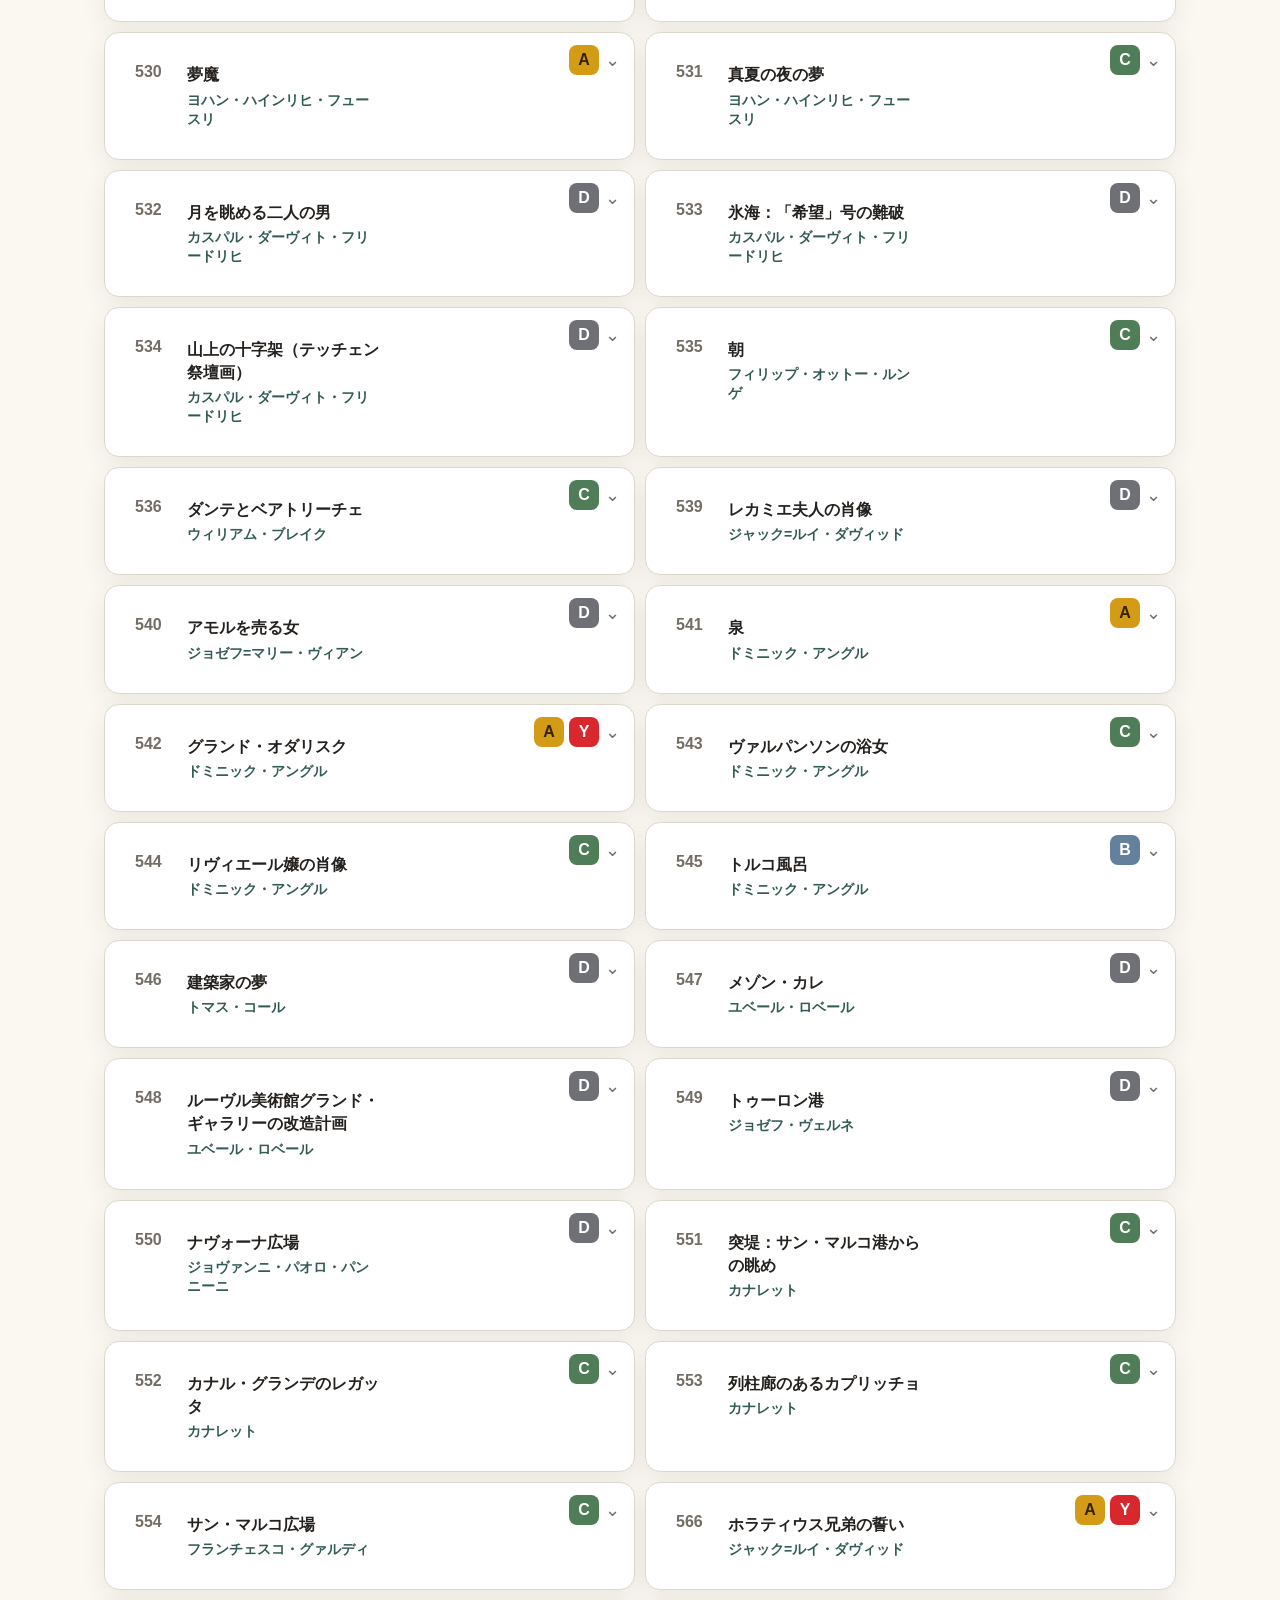
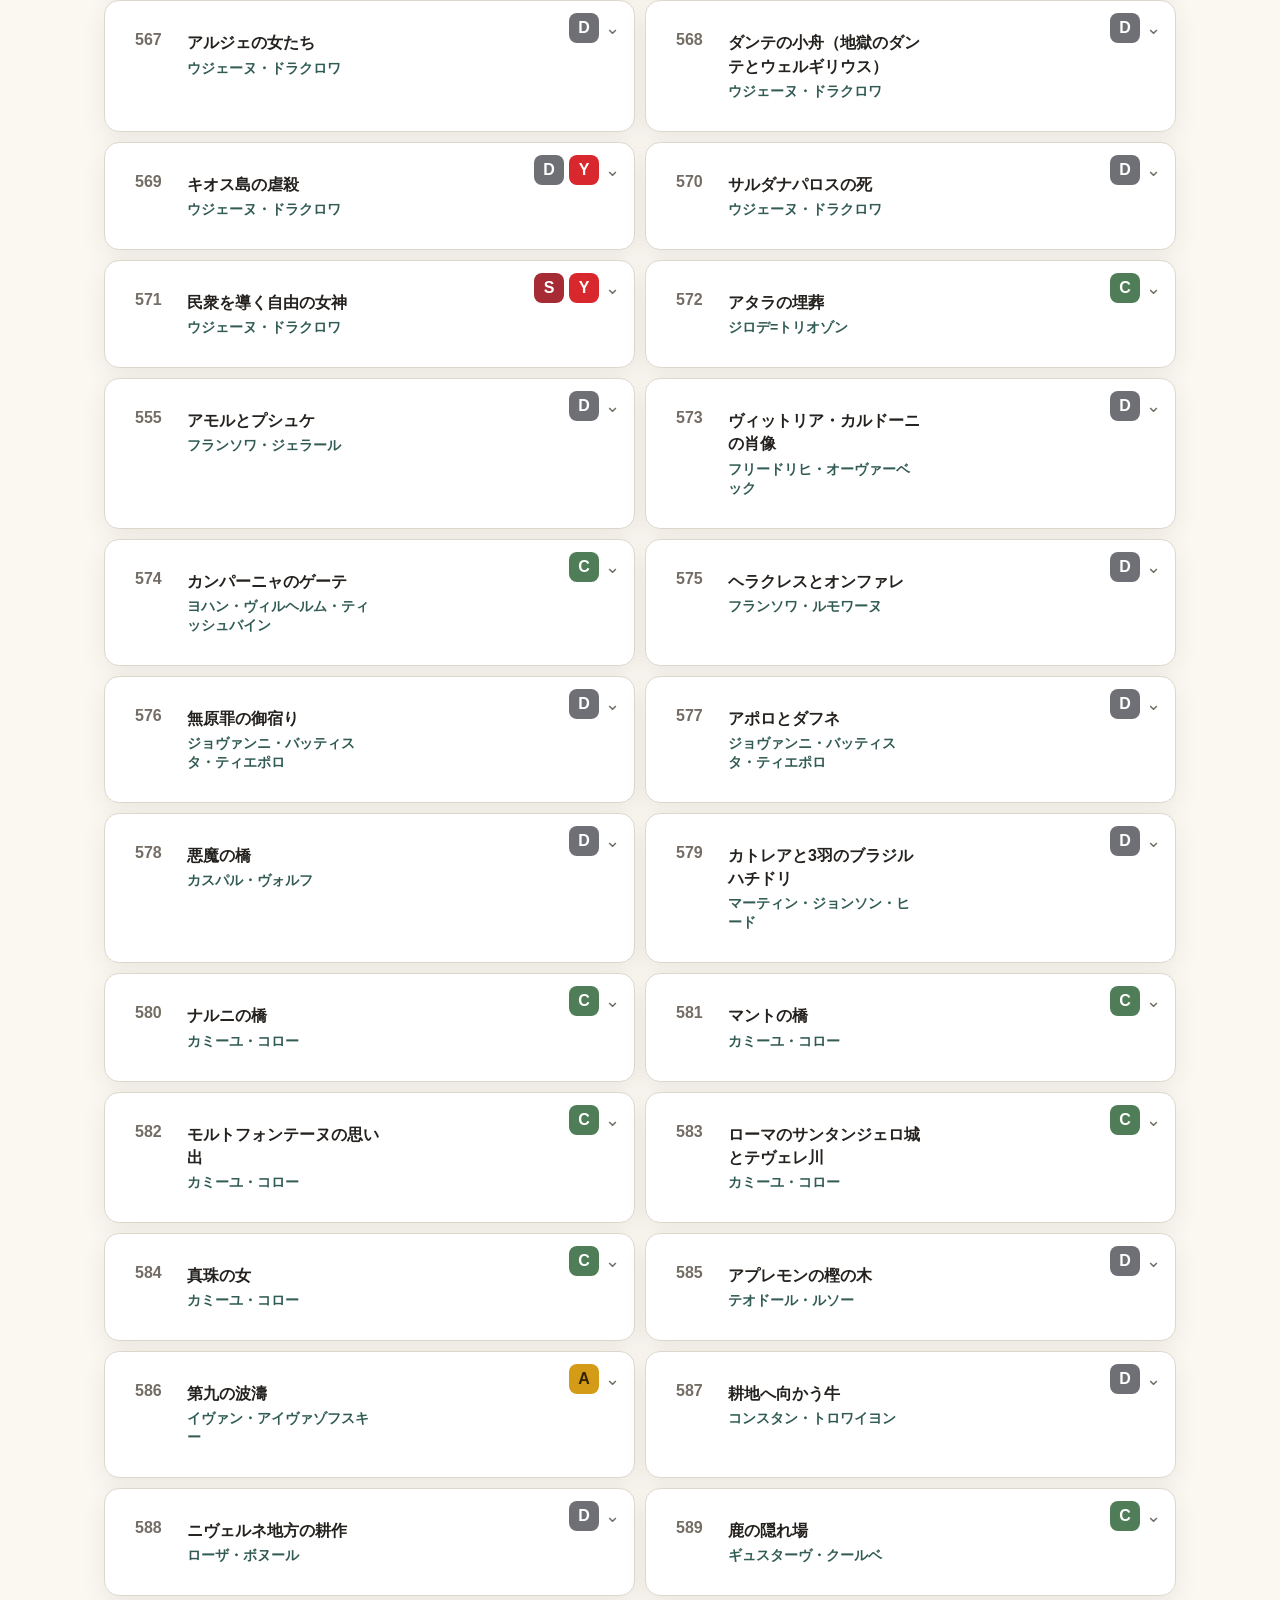
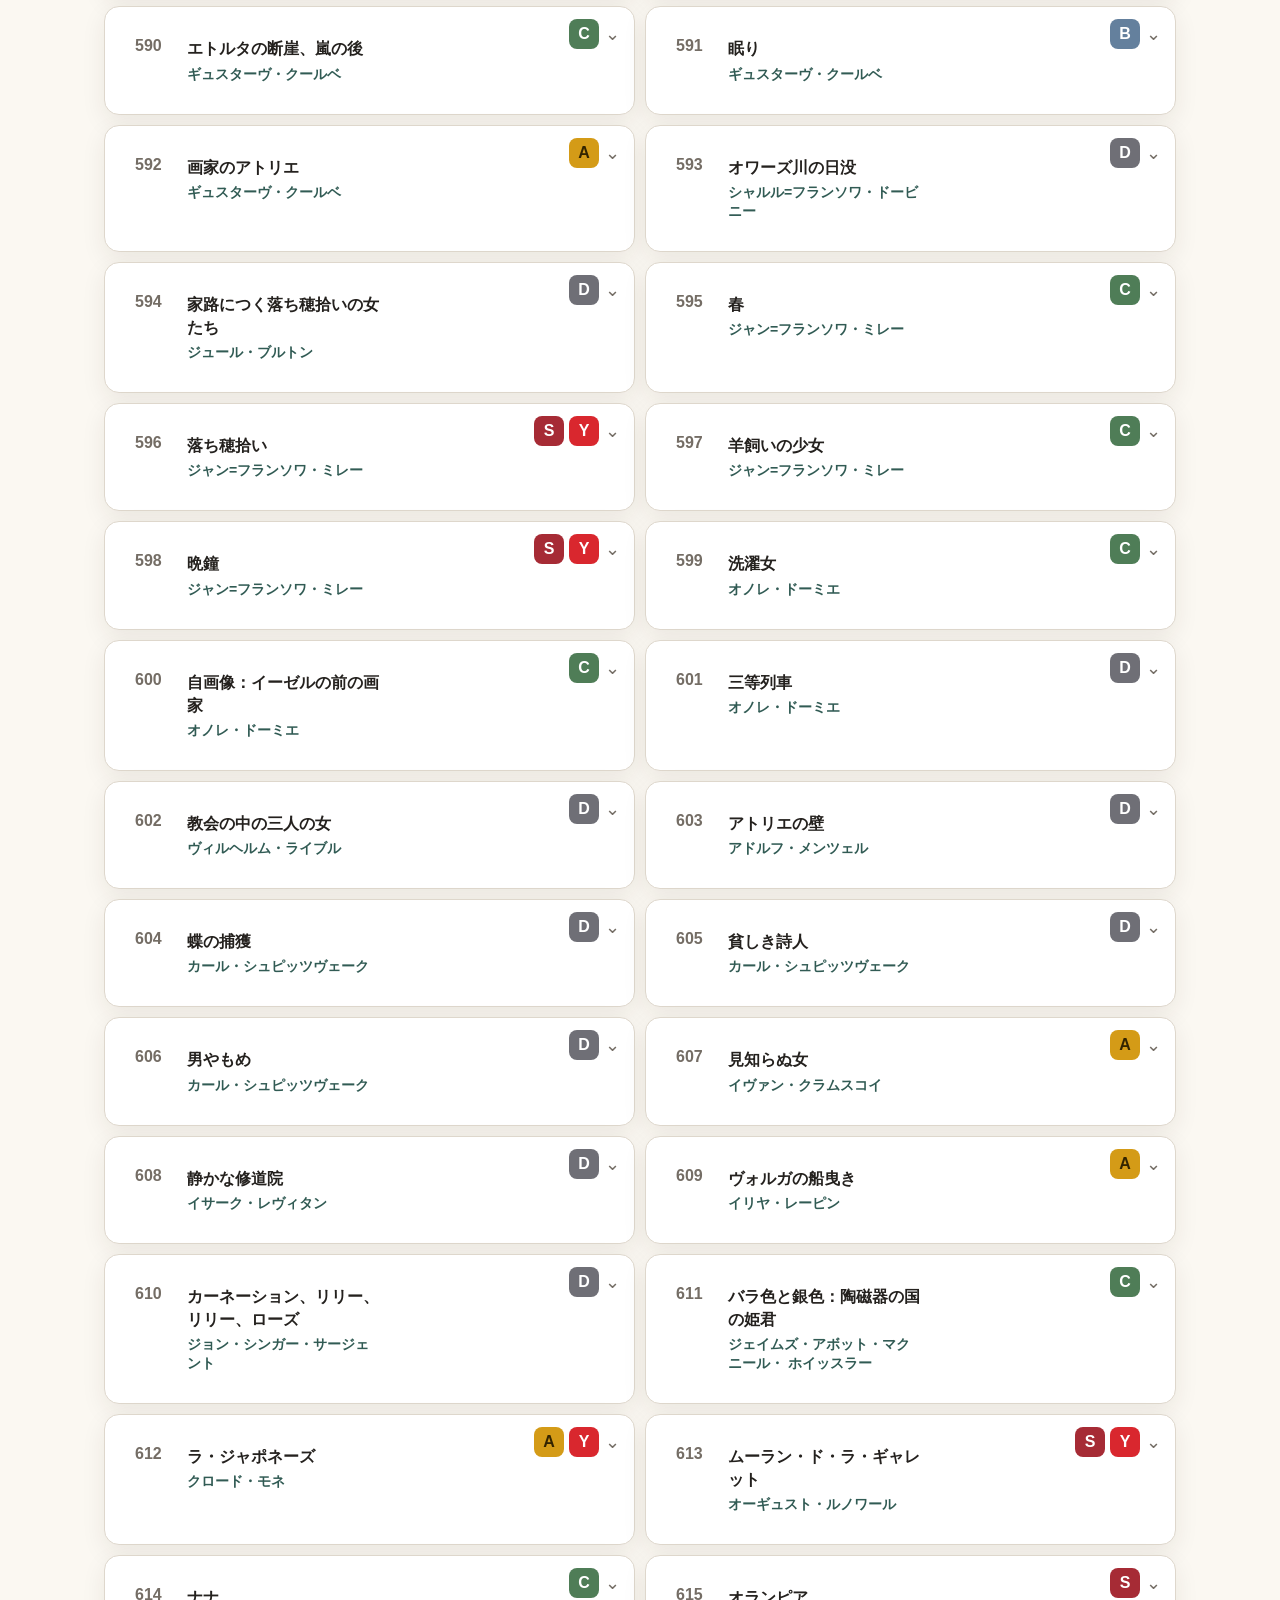
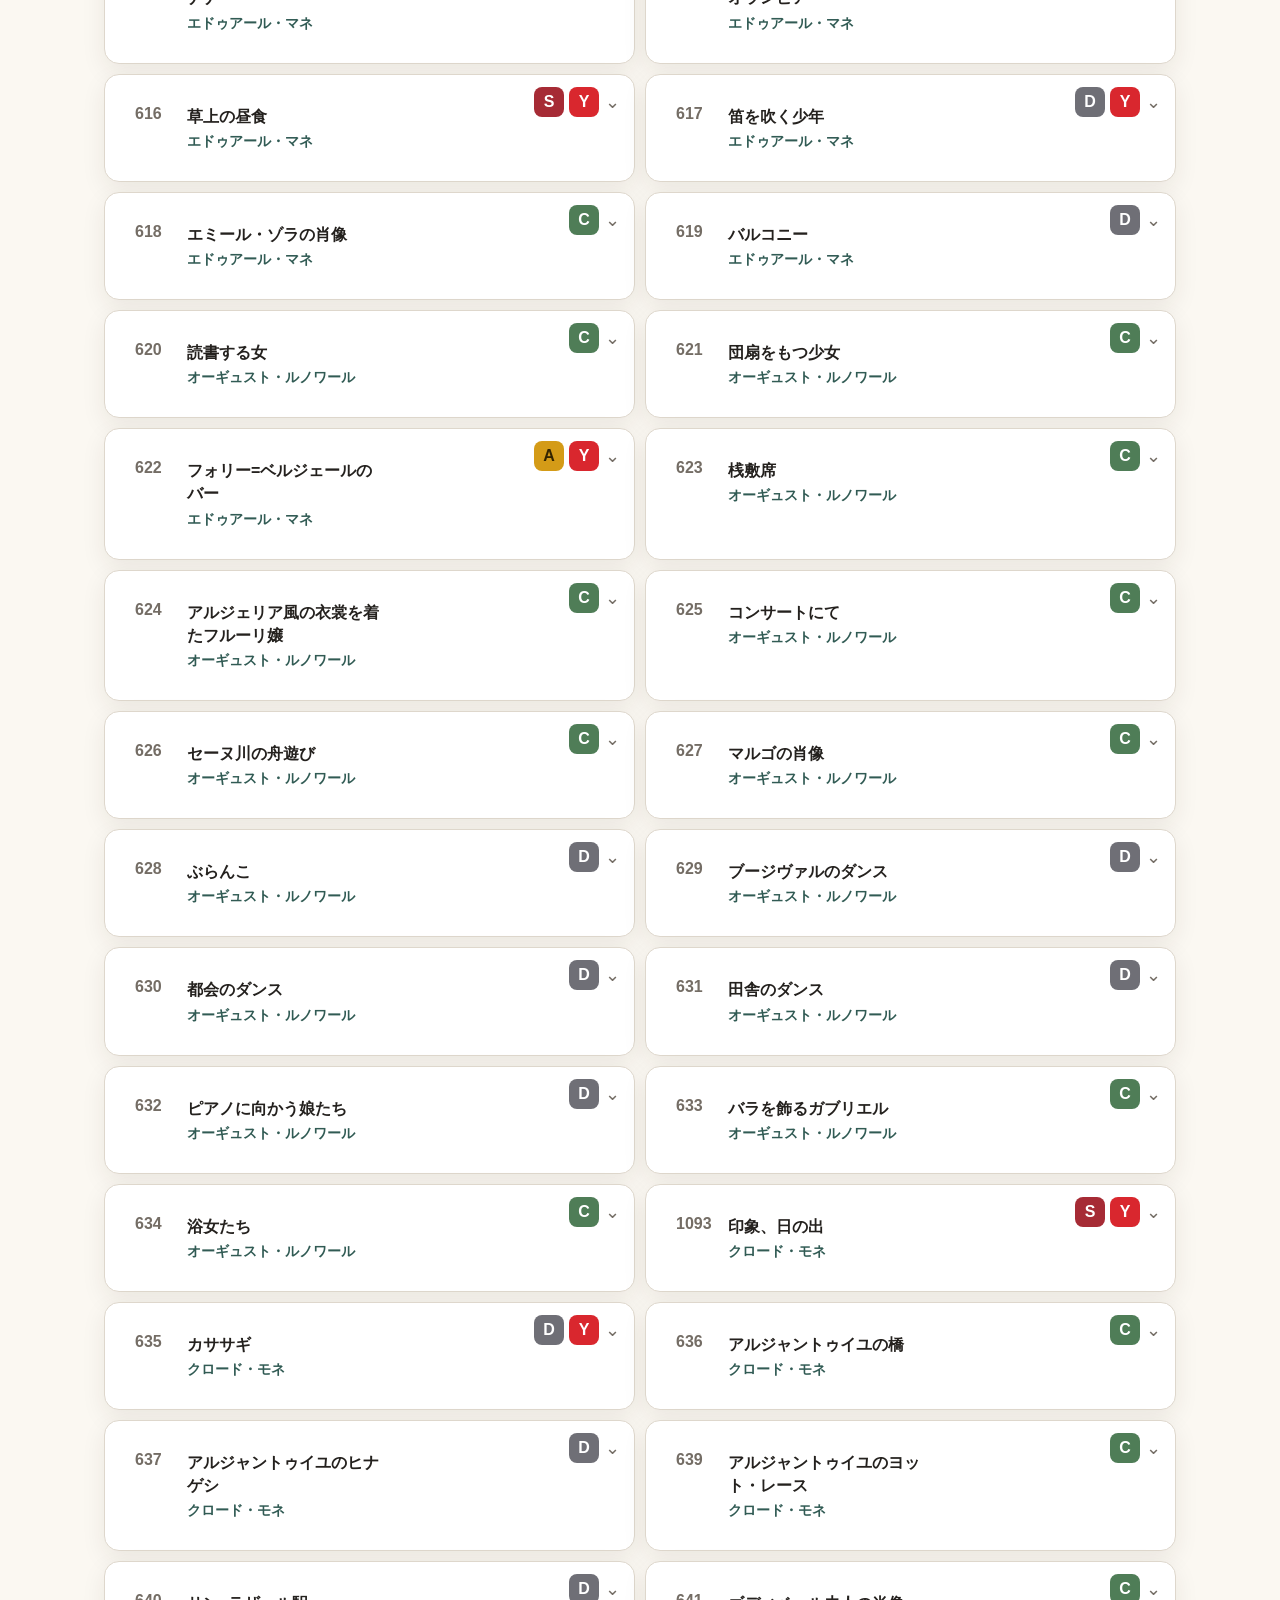
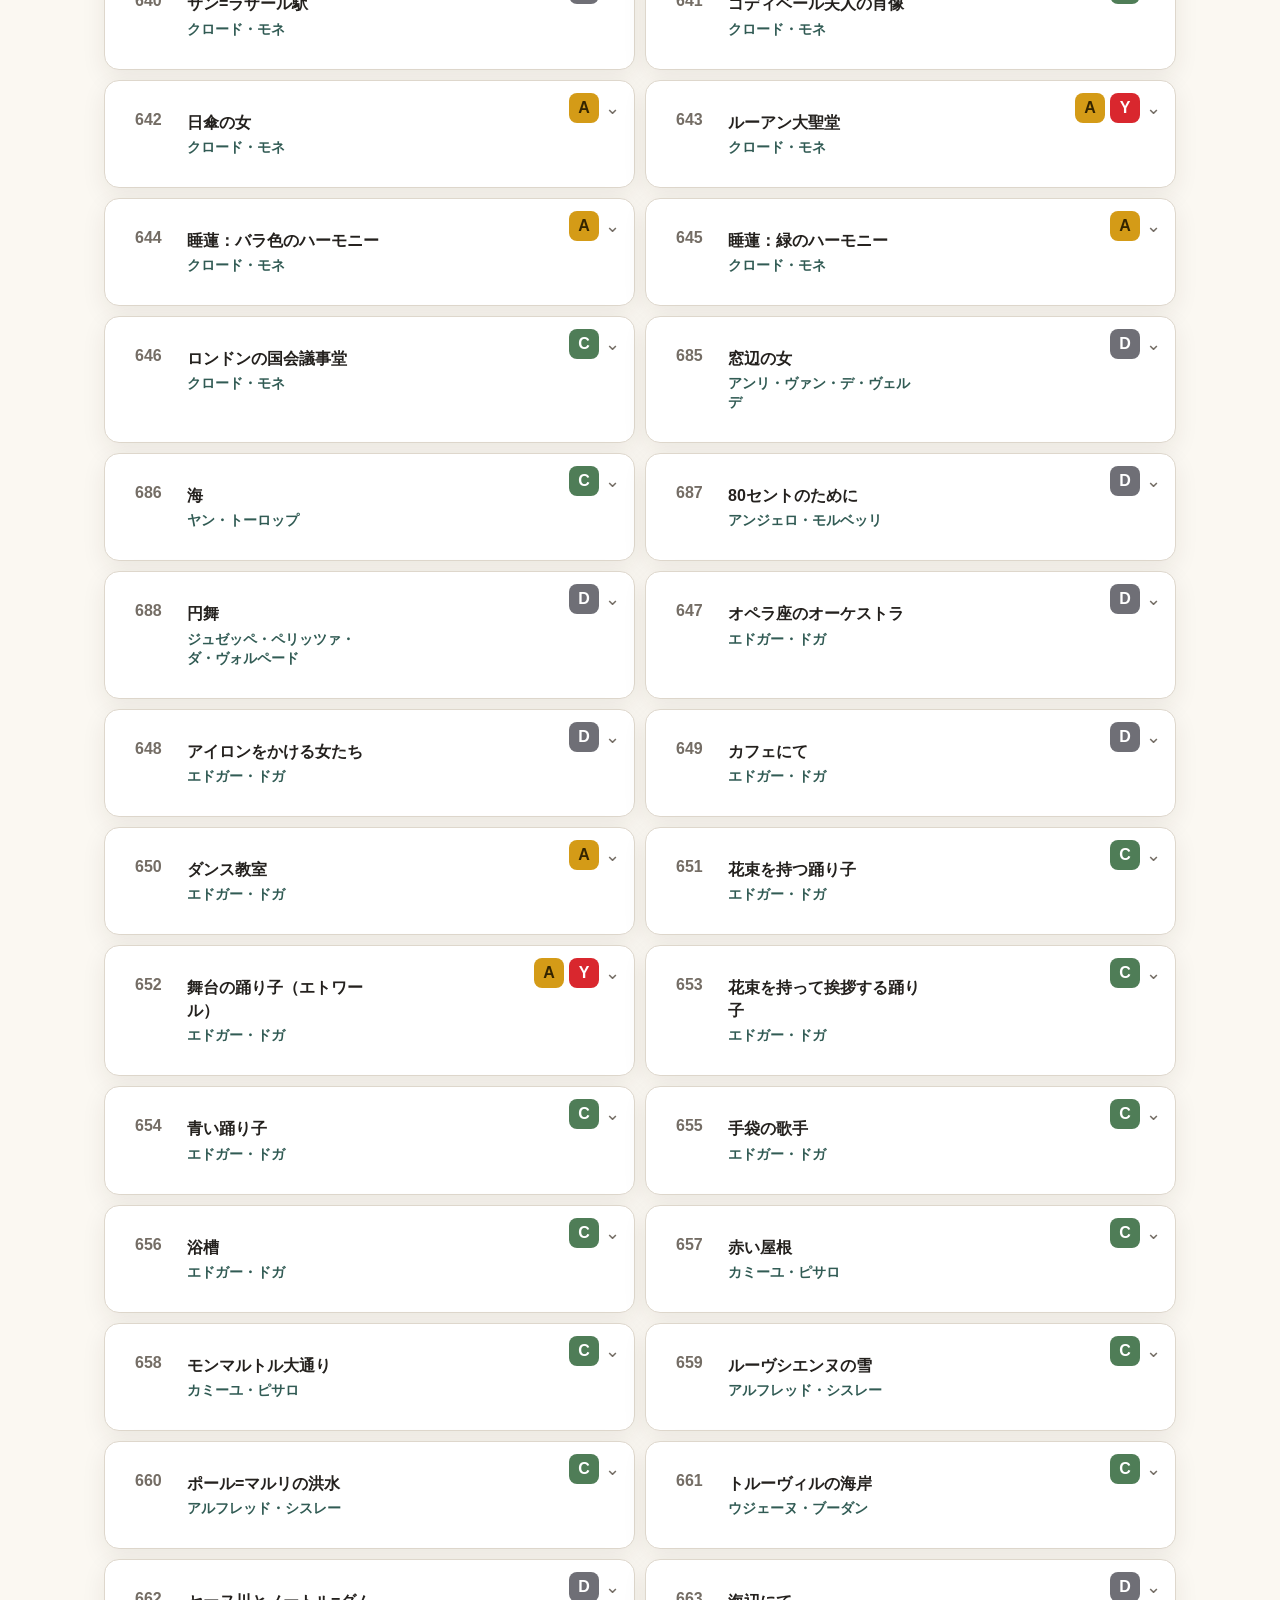
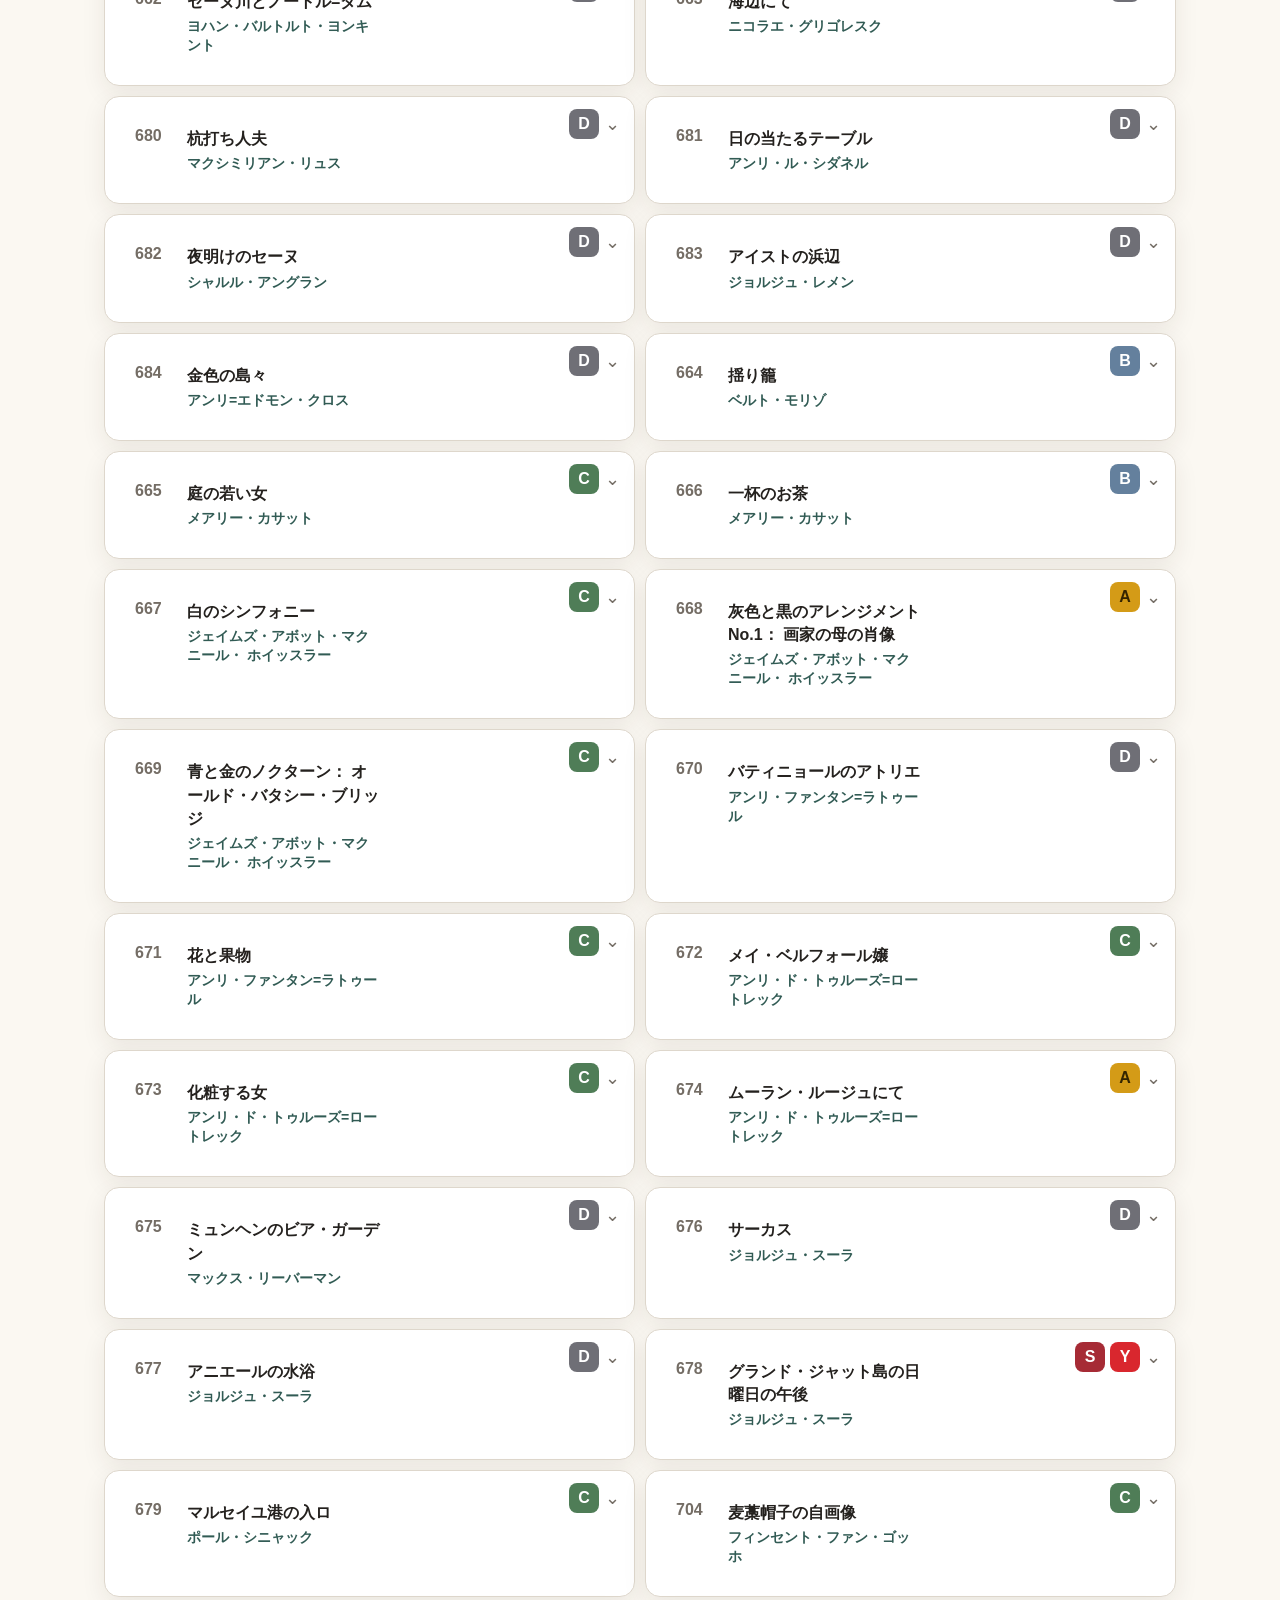
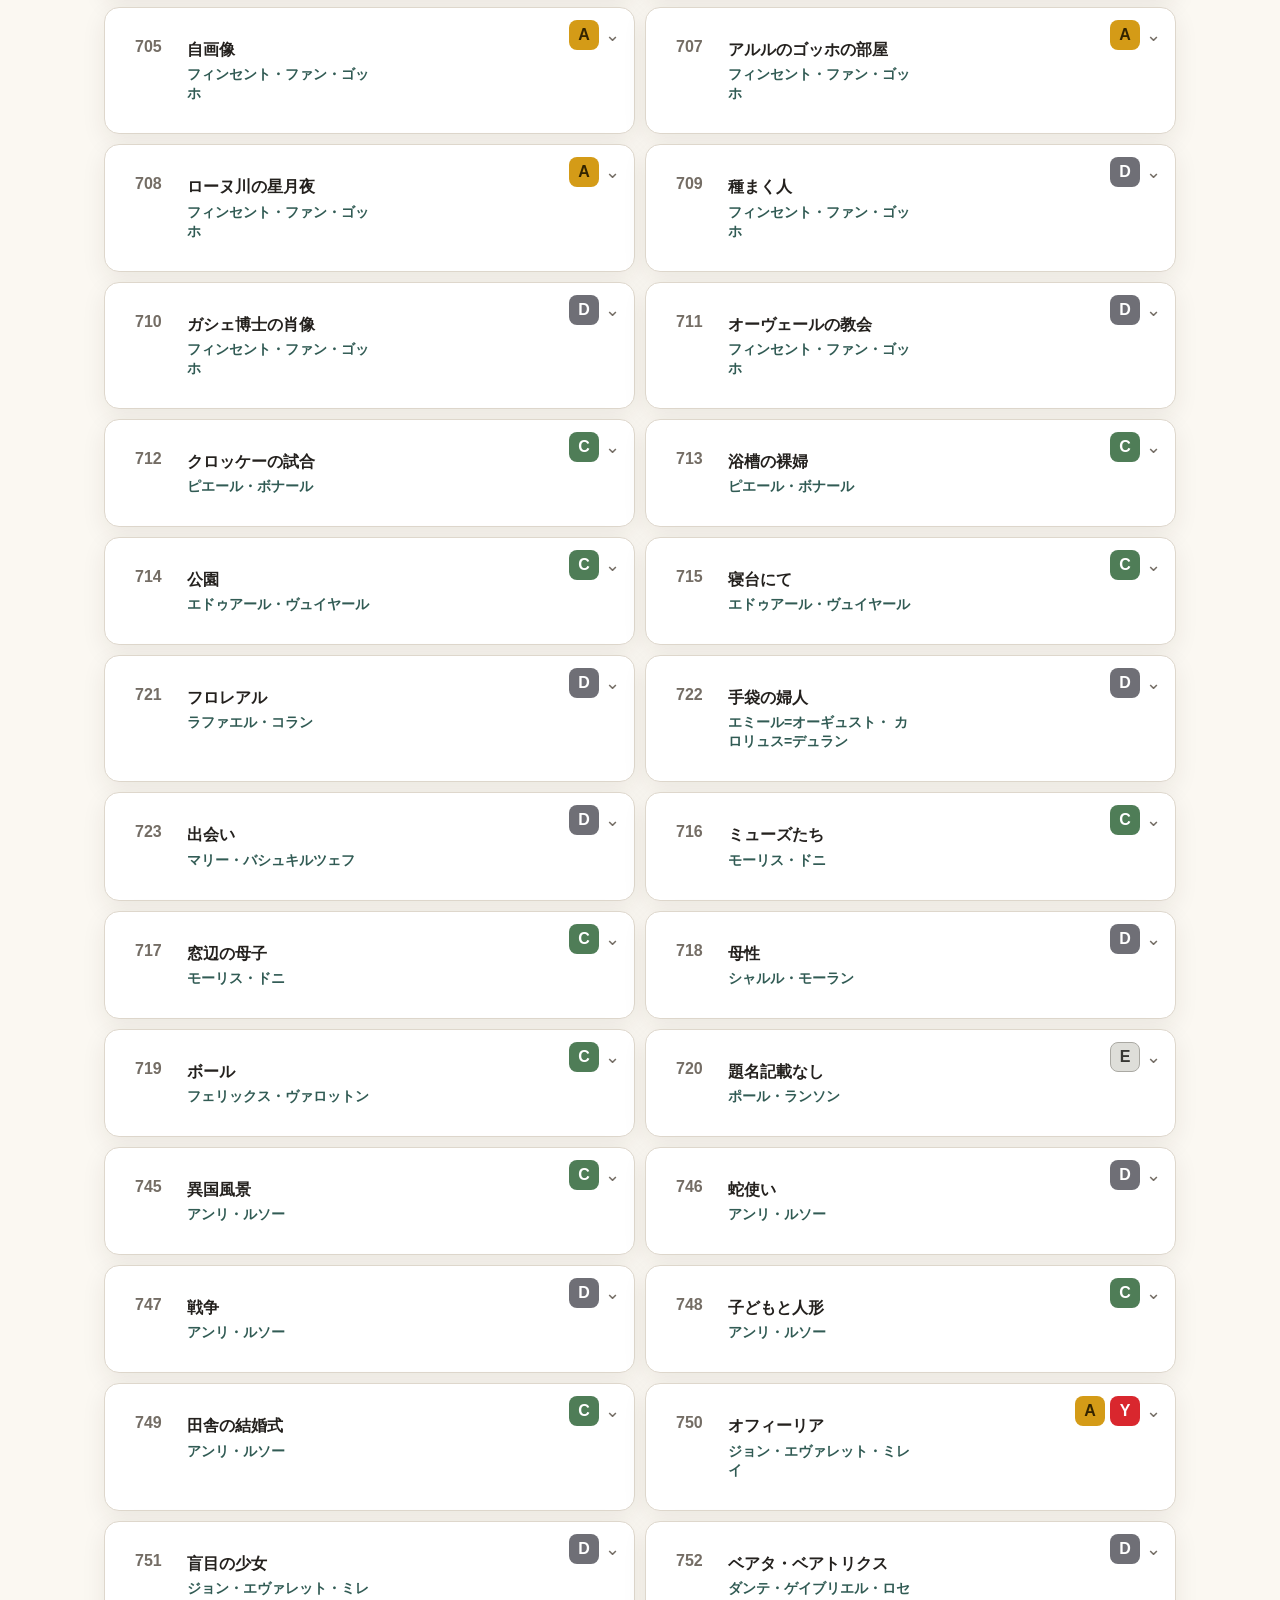
<file: b1.html>
<!doctype html><html lang="ja"><head><meta charset="utf-8"><meta name="viewport" content="width=device-width,initial-scale=1,viewport-fit=cover"><meta name="theme-color" content="#315b54"><title>B1｜展示作品一覧</title><link rel="stylesheet" href="styles.css"></head><body data-floor="B1"><header><div class="head"><p class="eyebrow"><a href="index.html" style="color:inherit;text-decoration:none">ARTWORK GUIDE</a></p><h1 class="title page-title"></h1><nav class="floor-nav"></nav></div></header><main><div class="toolbar"><input class="search" type="search" placeholder="作品名・作家名・番号で検索"><select class="rank-filter" aria-label="ランク"><option value="">すべてのランク</option><option value="SA">S と A</option><option>S</option><option>A</option><option>B</option><option>C</option><option>D</option><option>E</option></select><select class="youtube-filter" aria-label="YouTubeリンク"><option value="">YouTube：すべて</option><option value="yes">YouTubeあり</option><option value="no">YouTubeなし</option></select></div><div class="summary"><span class="count"></span><span>S〜Eランク表示</span></div><section class="works"></section></main><footer>展示内容は変更される場合があります。</footer><script src="data/artworks.js"></script><script src="app.js"></script></body></html>
</file>
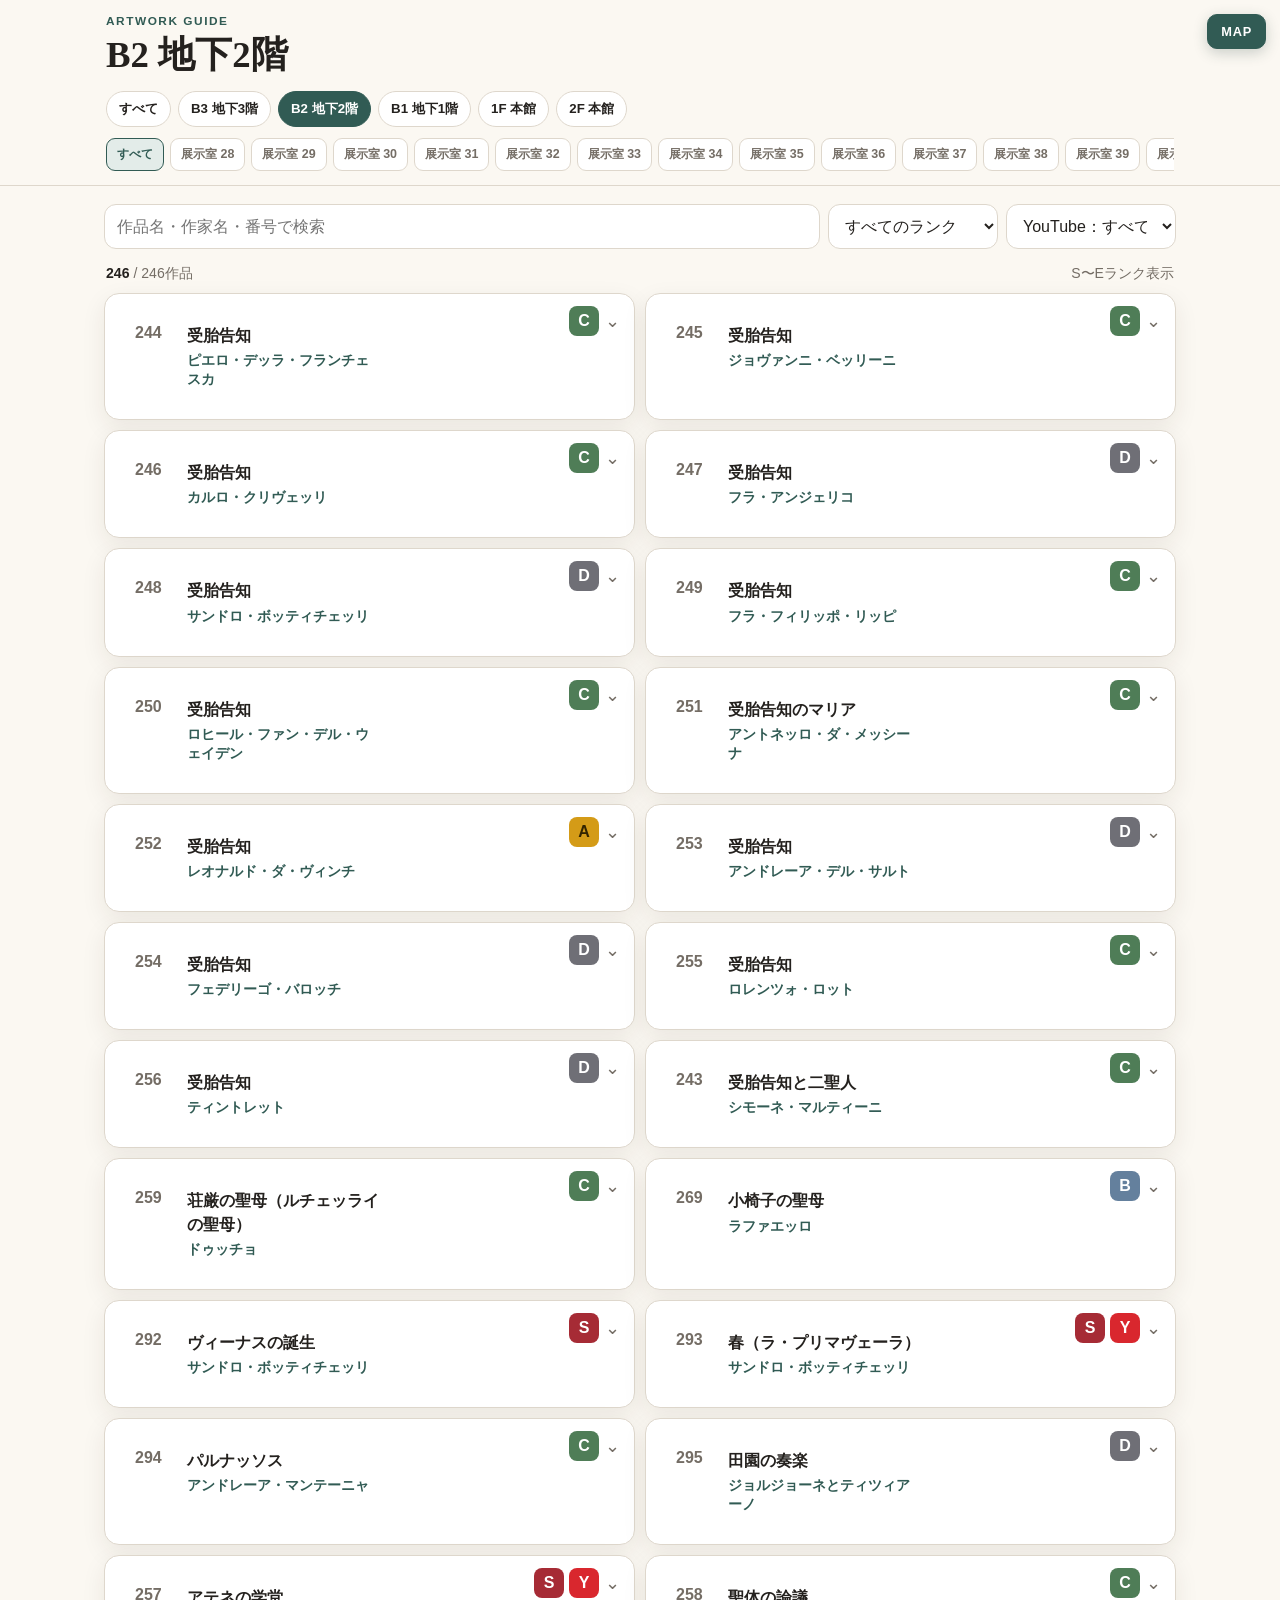
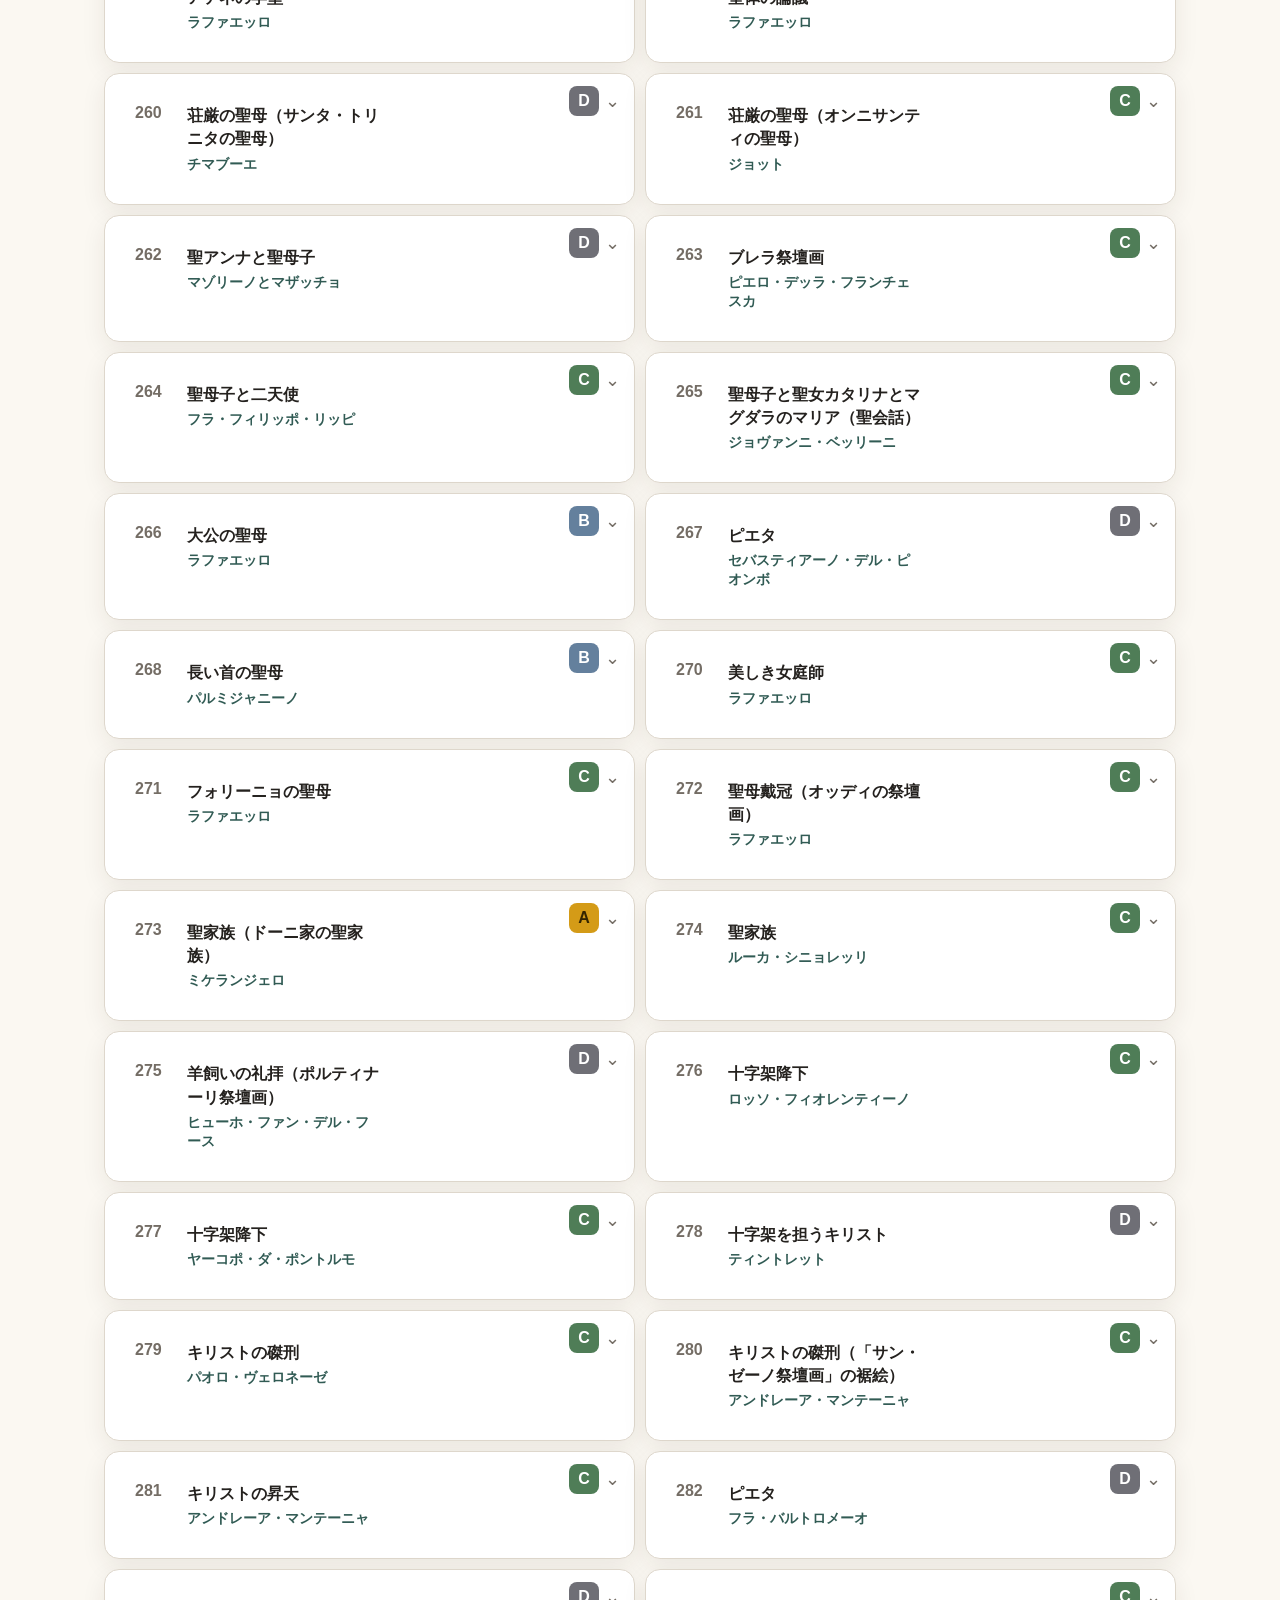
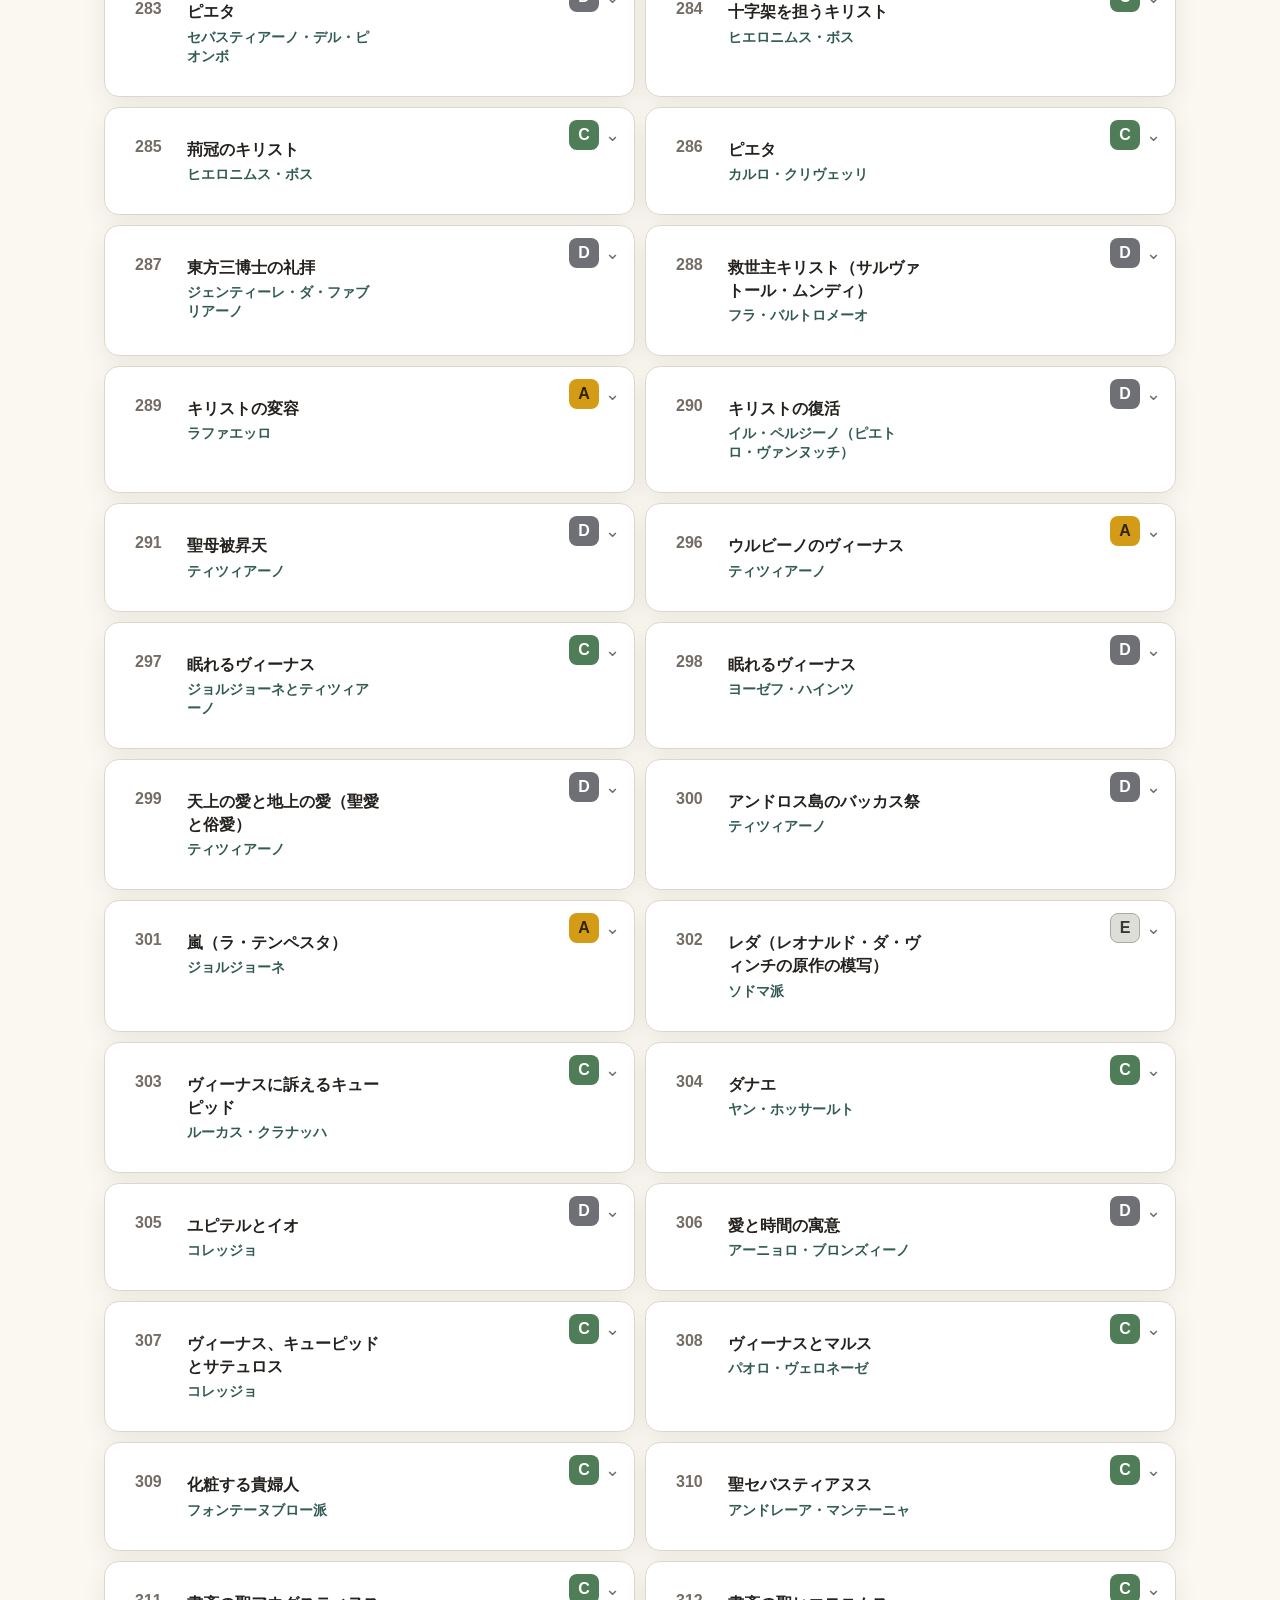
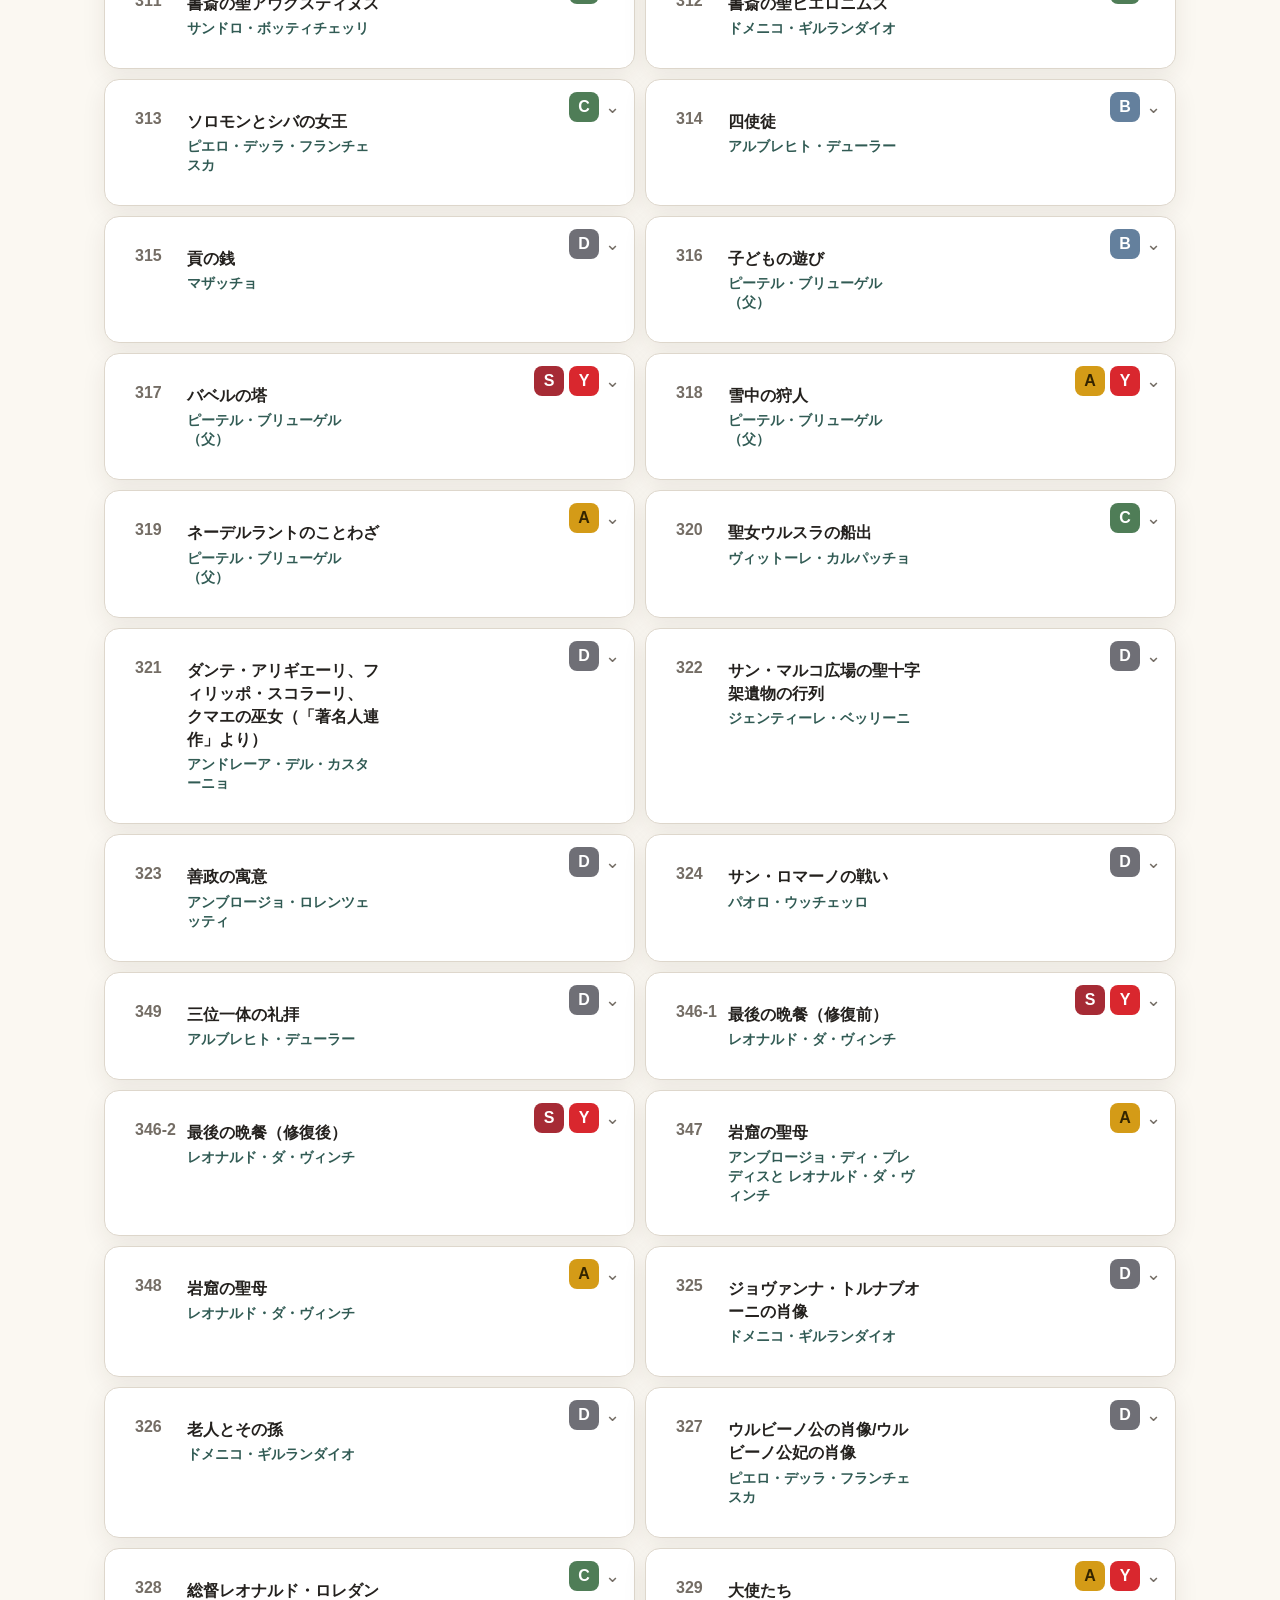
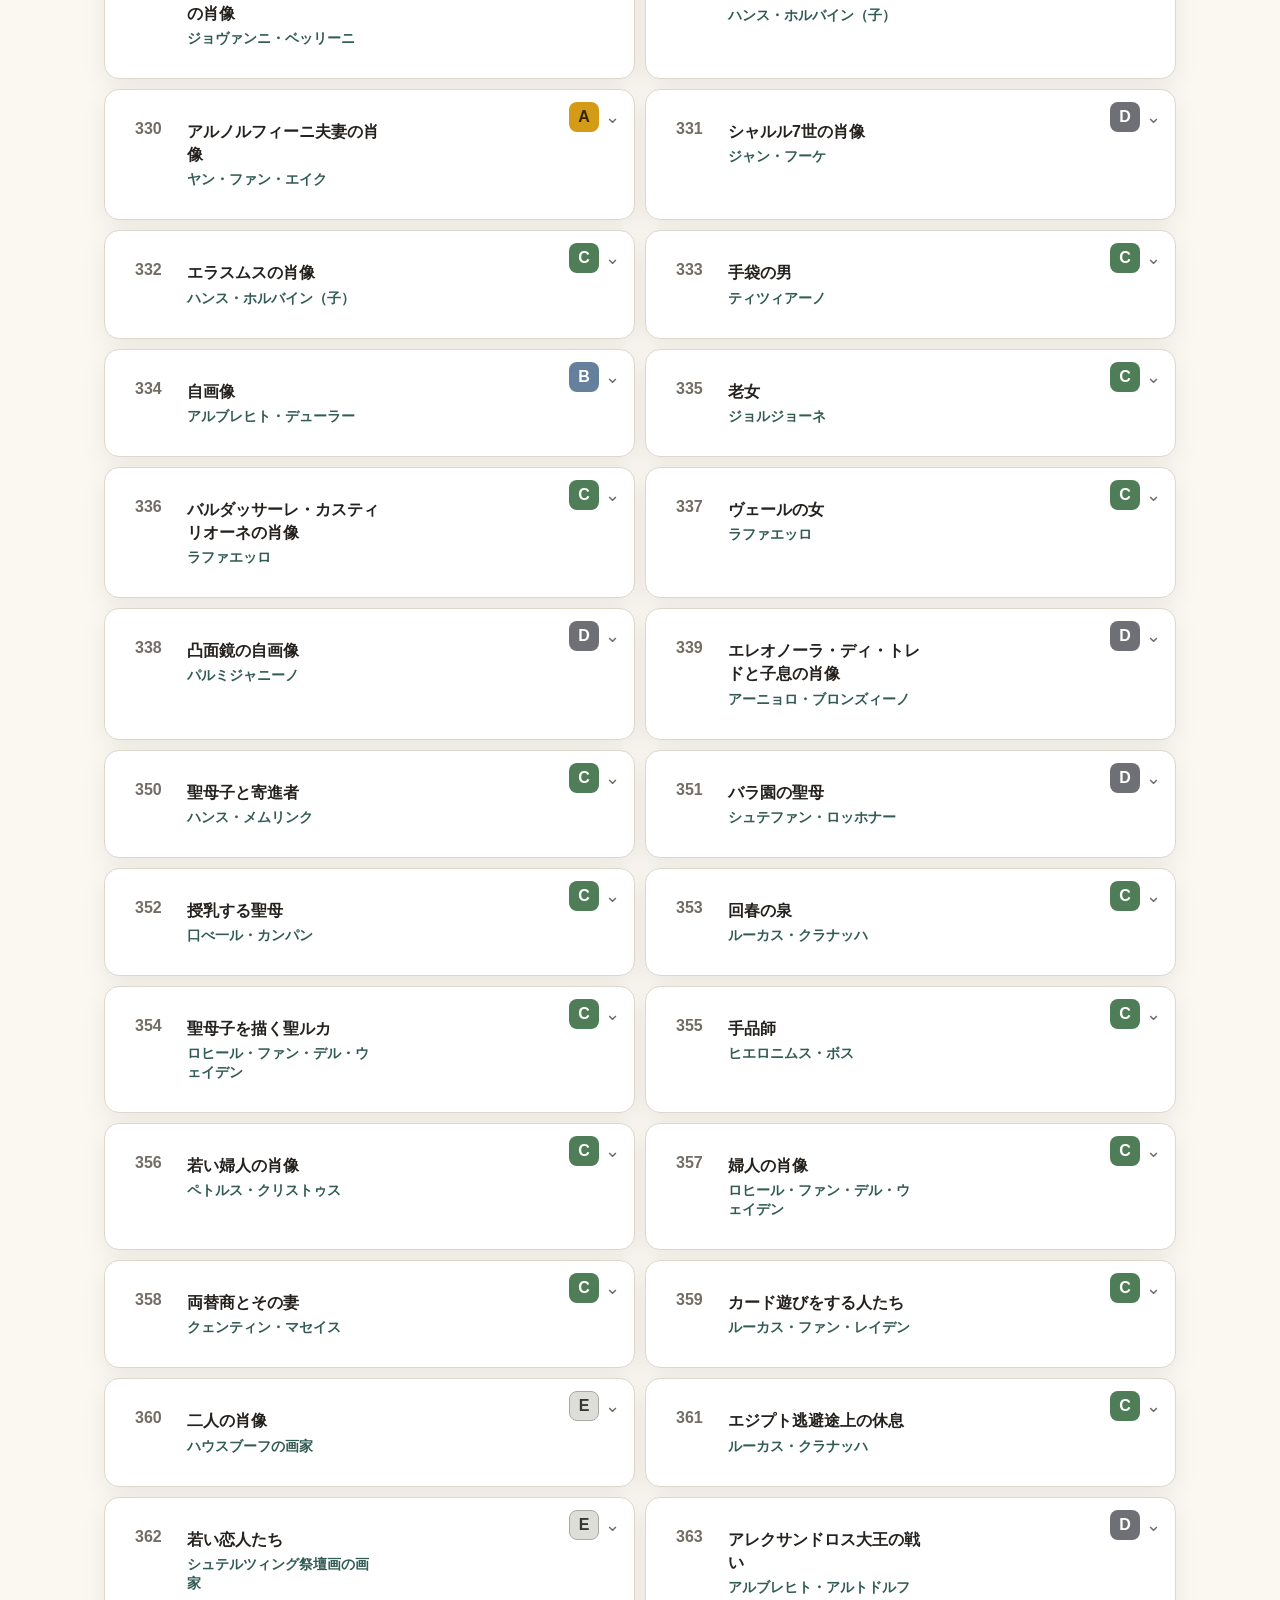
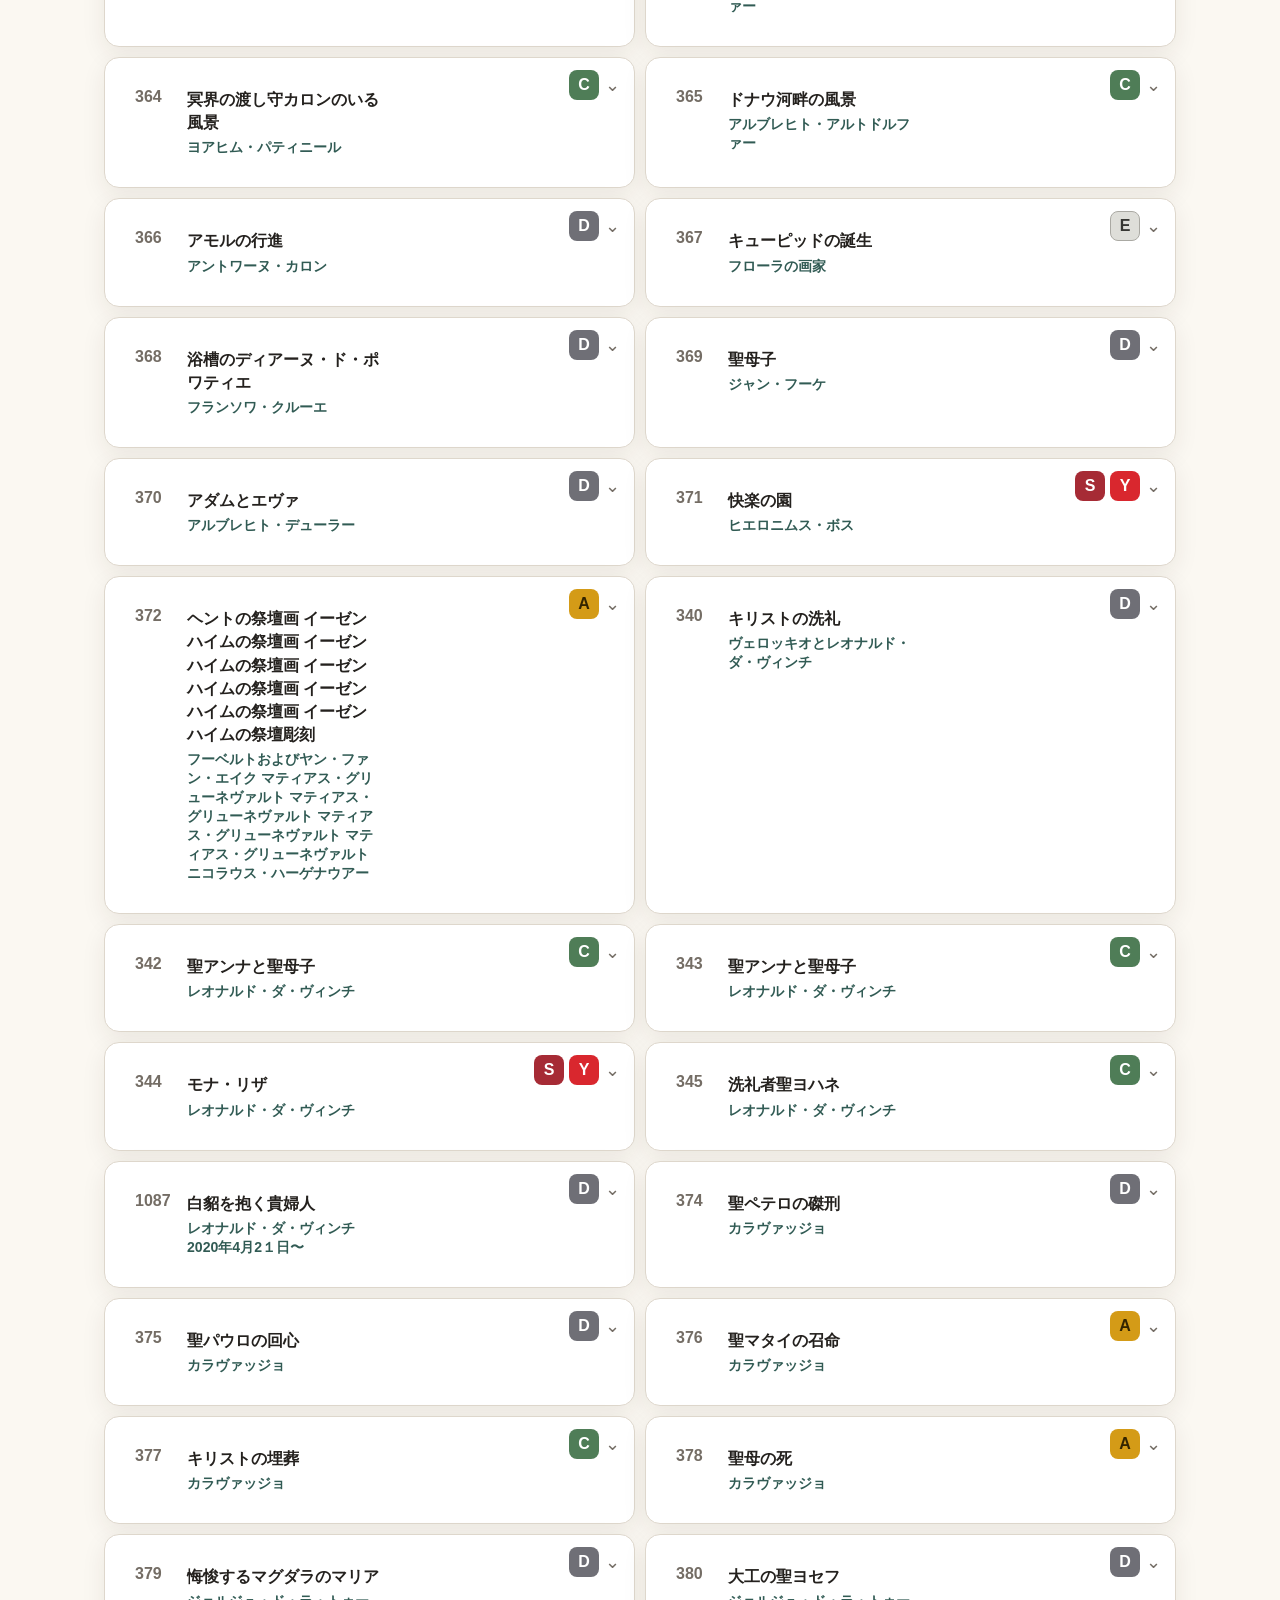
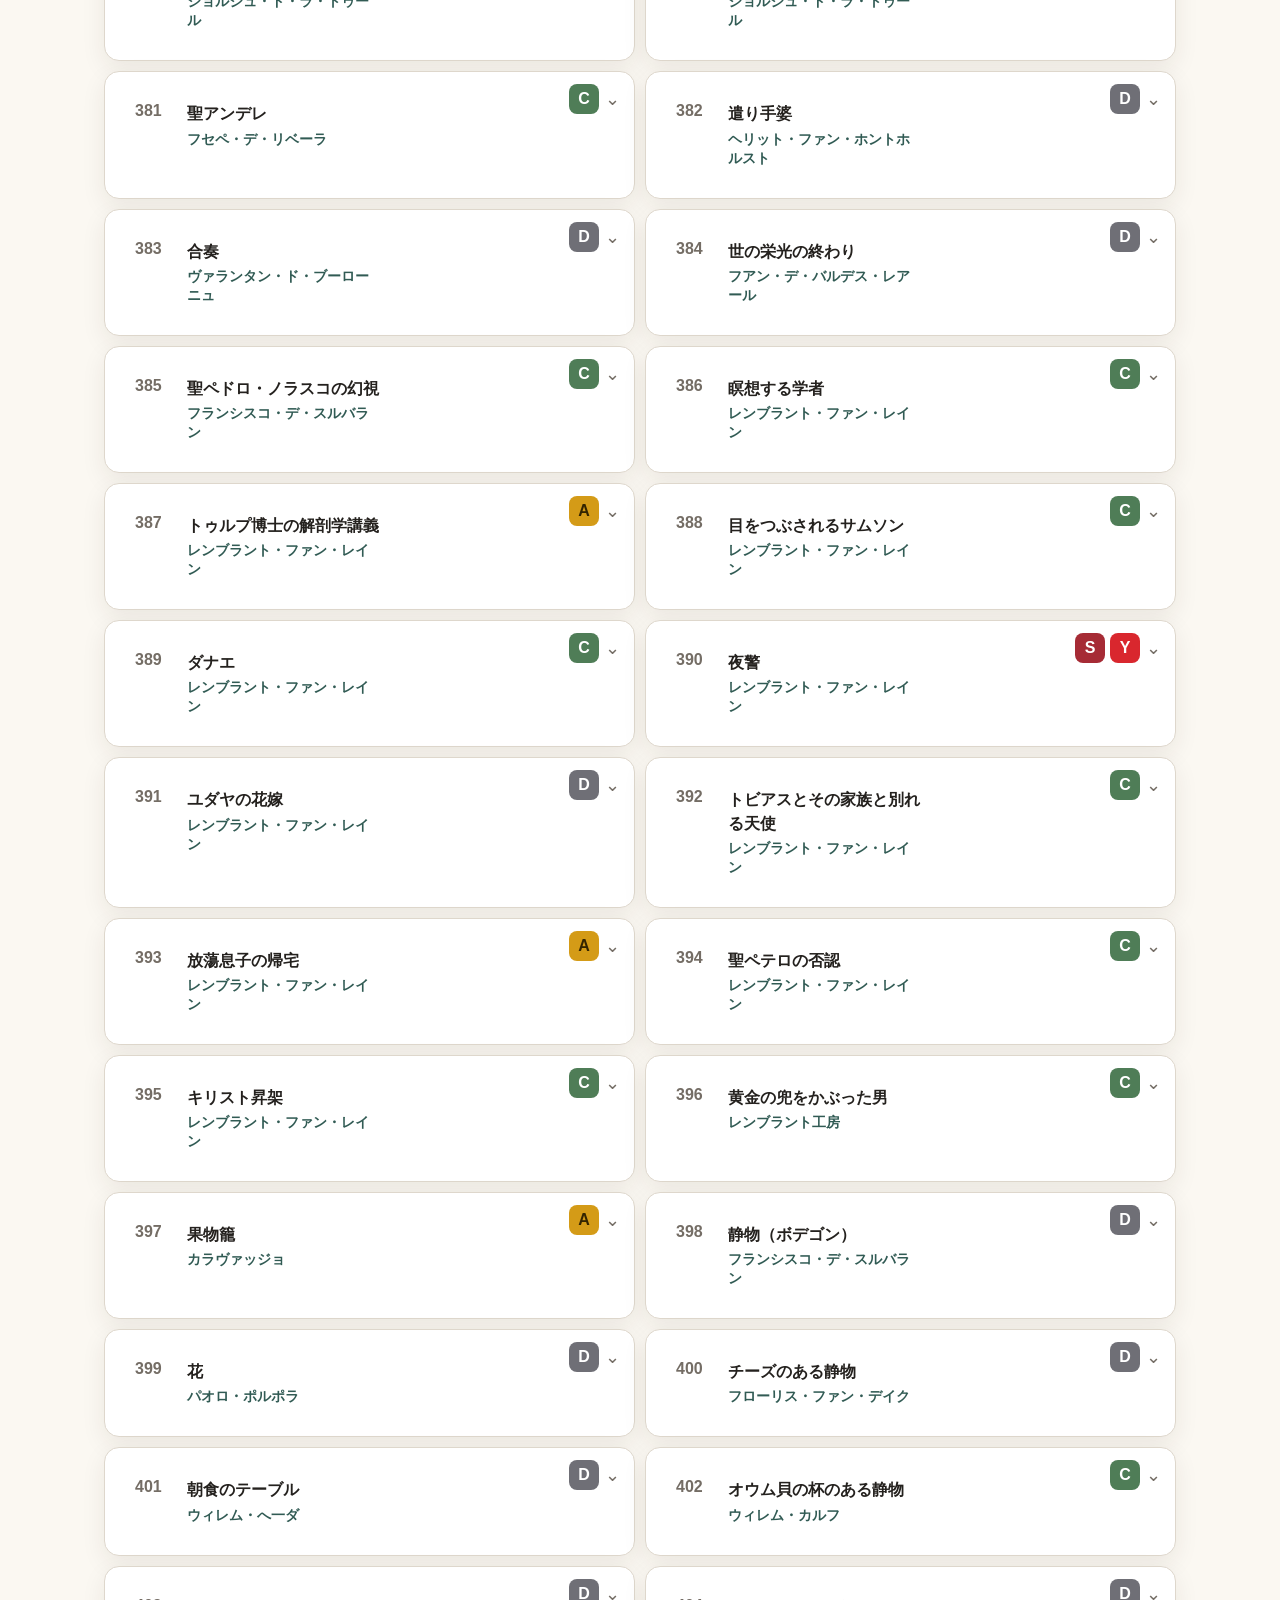
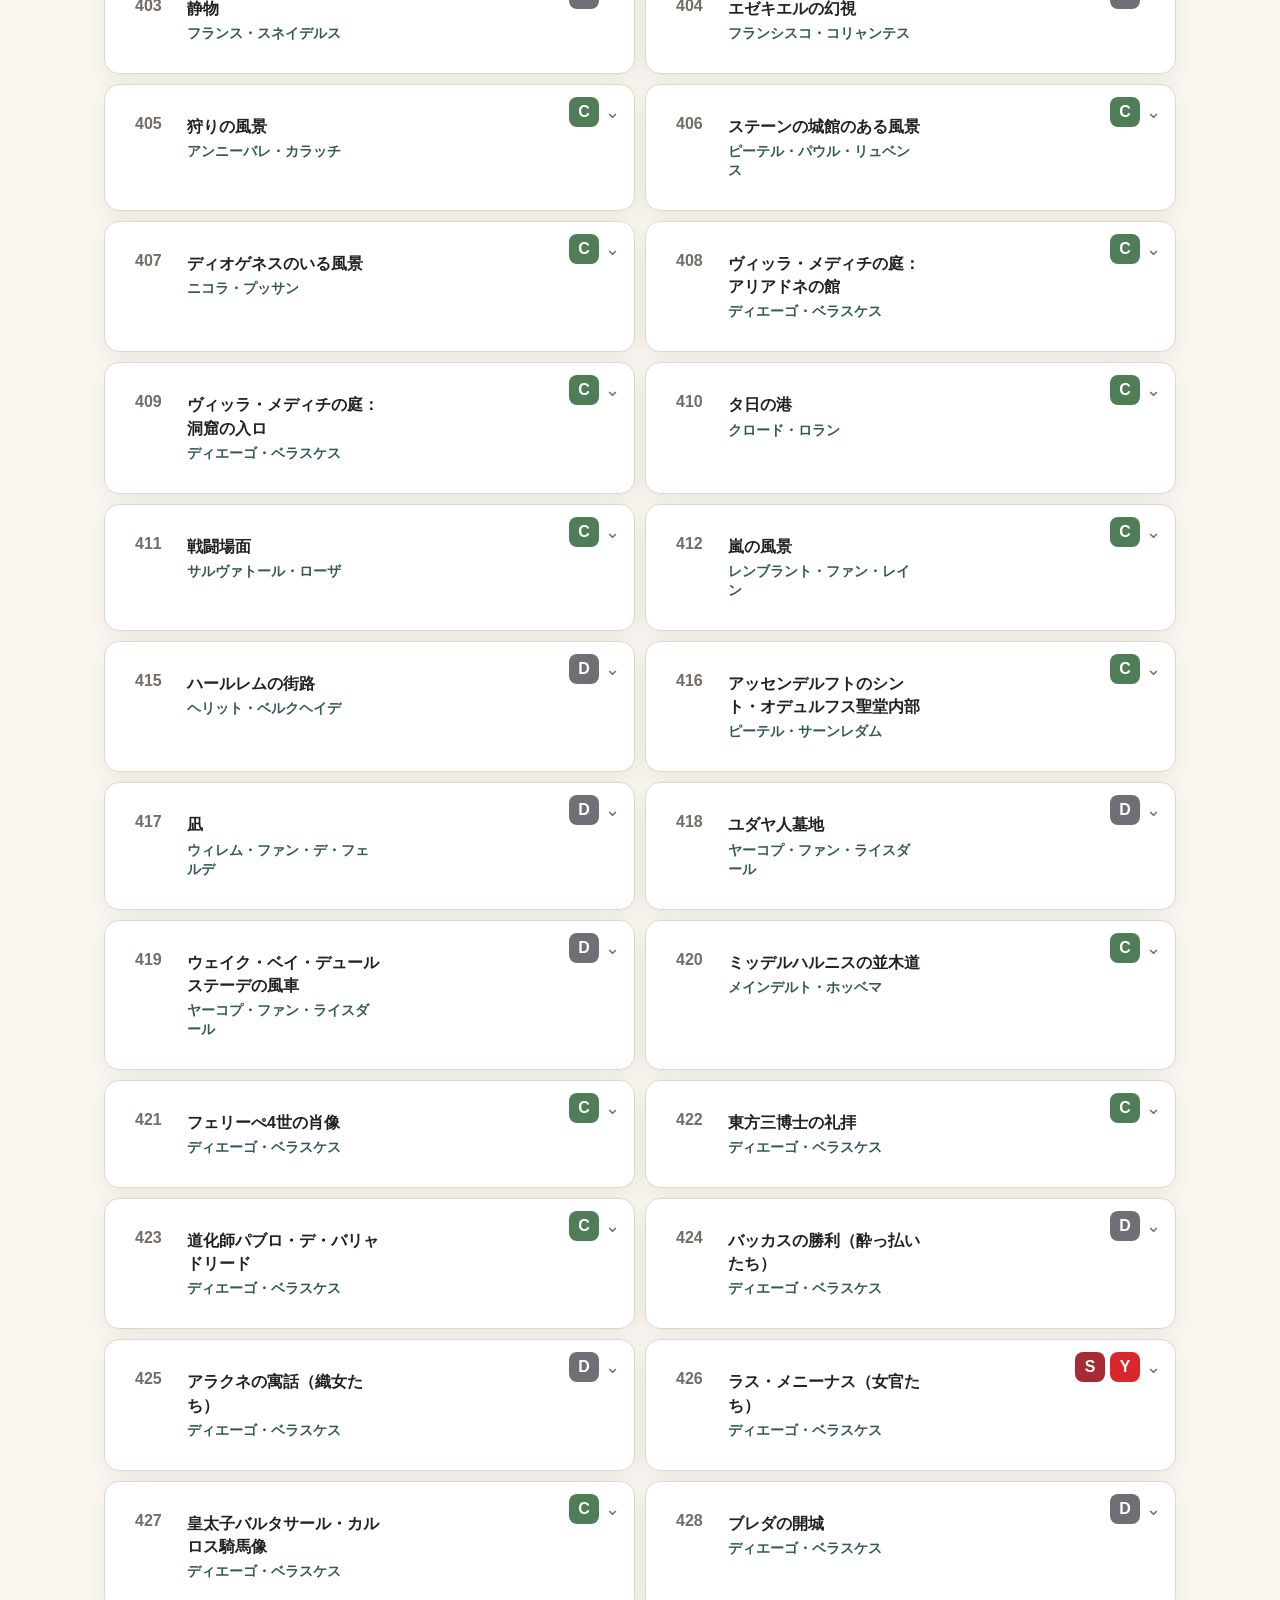
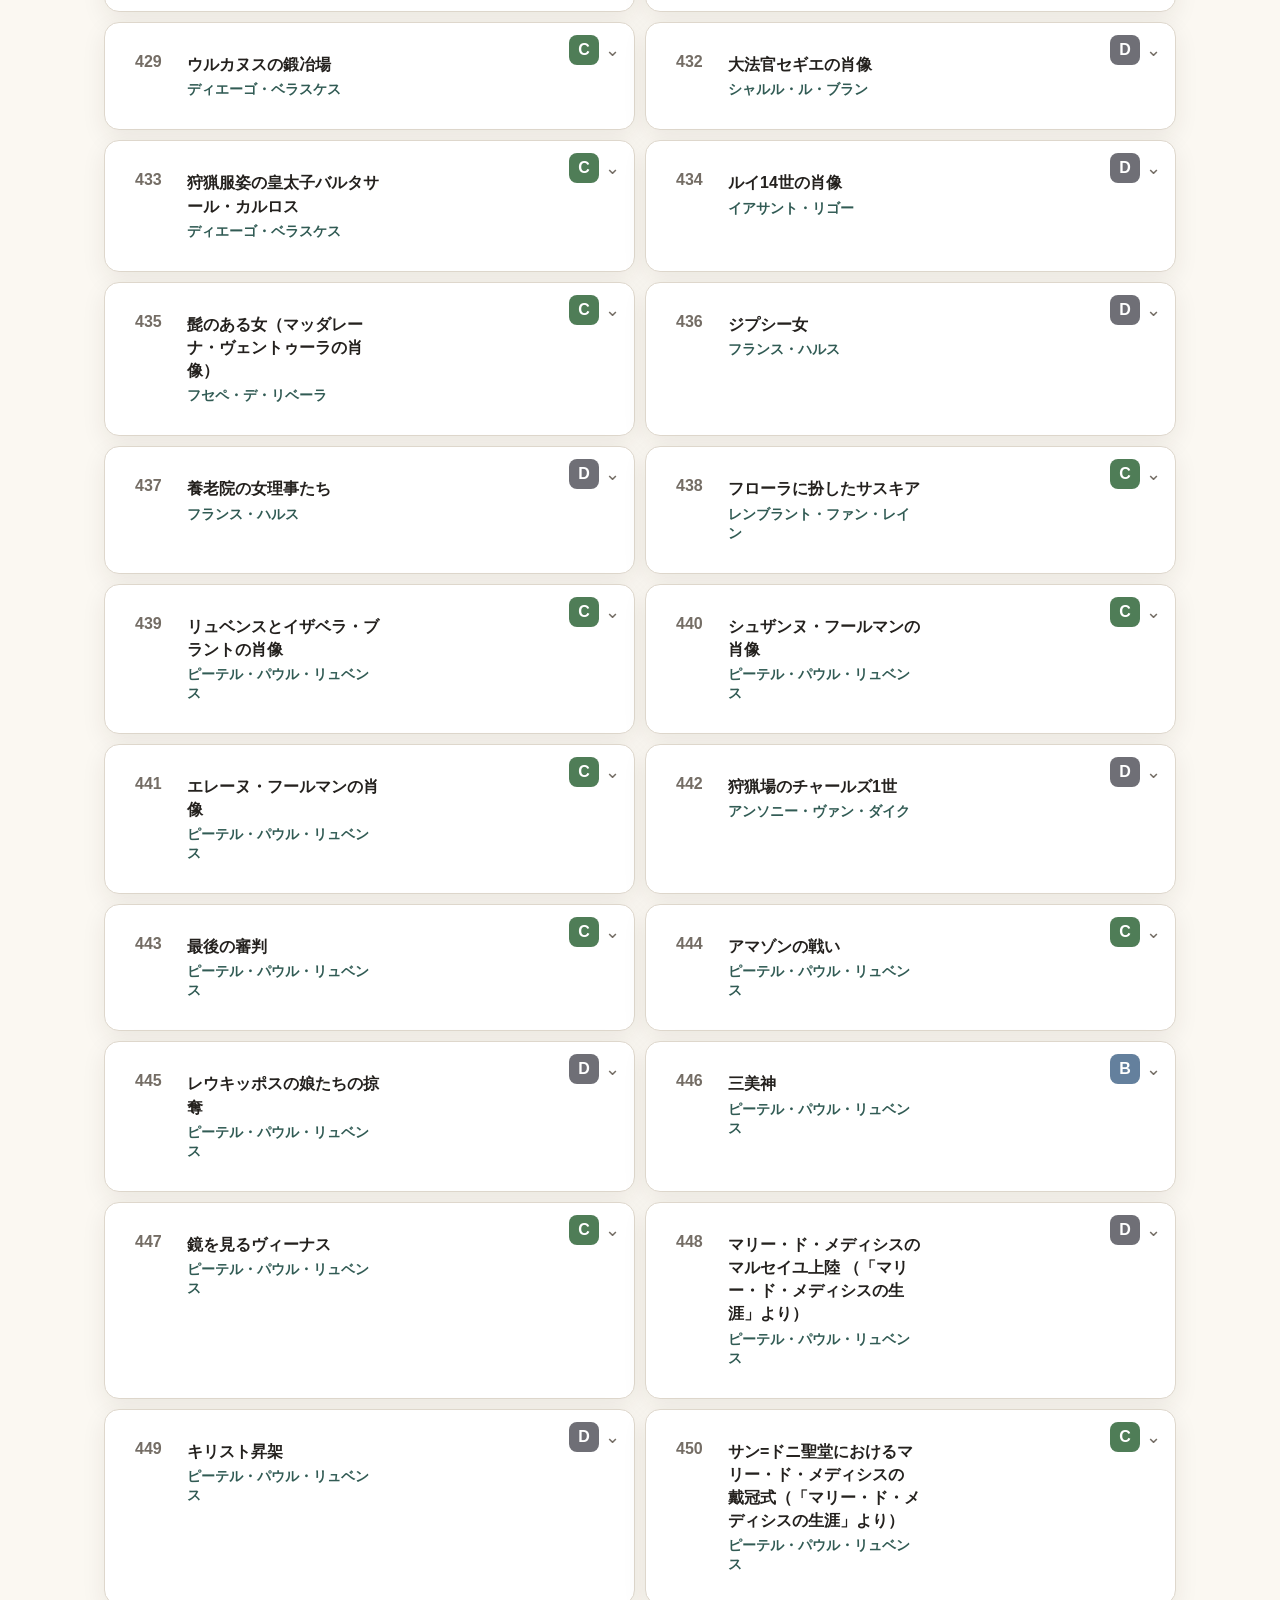
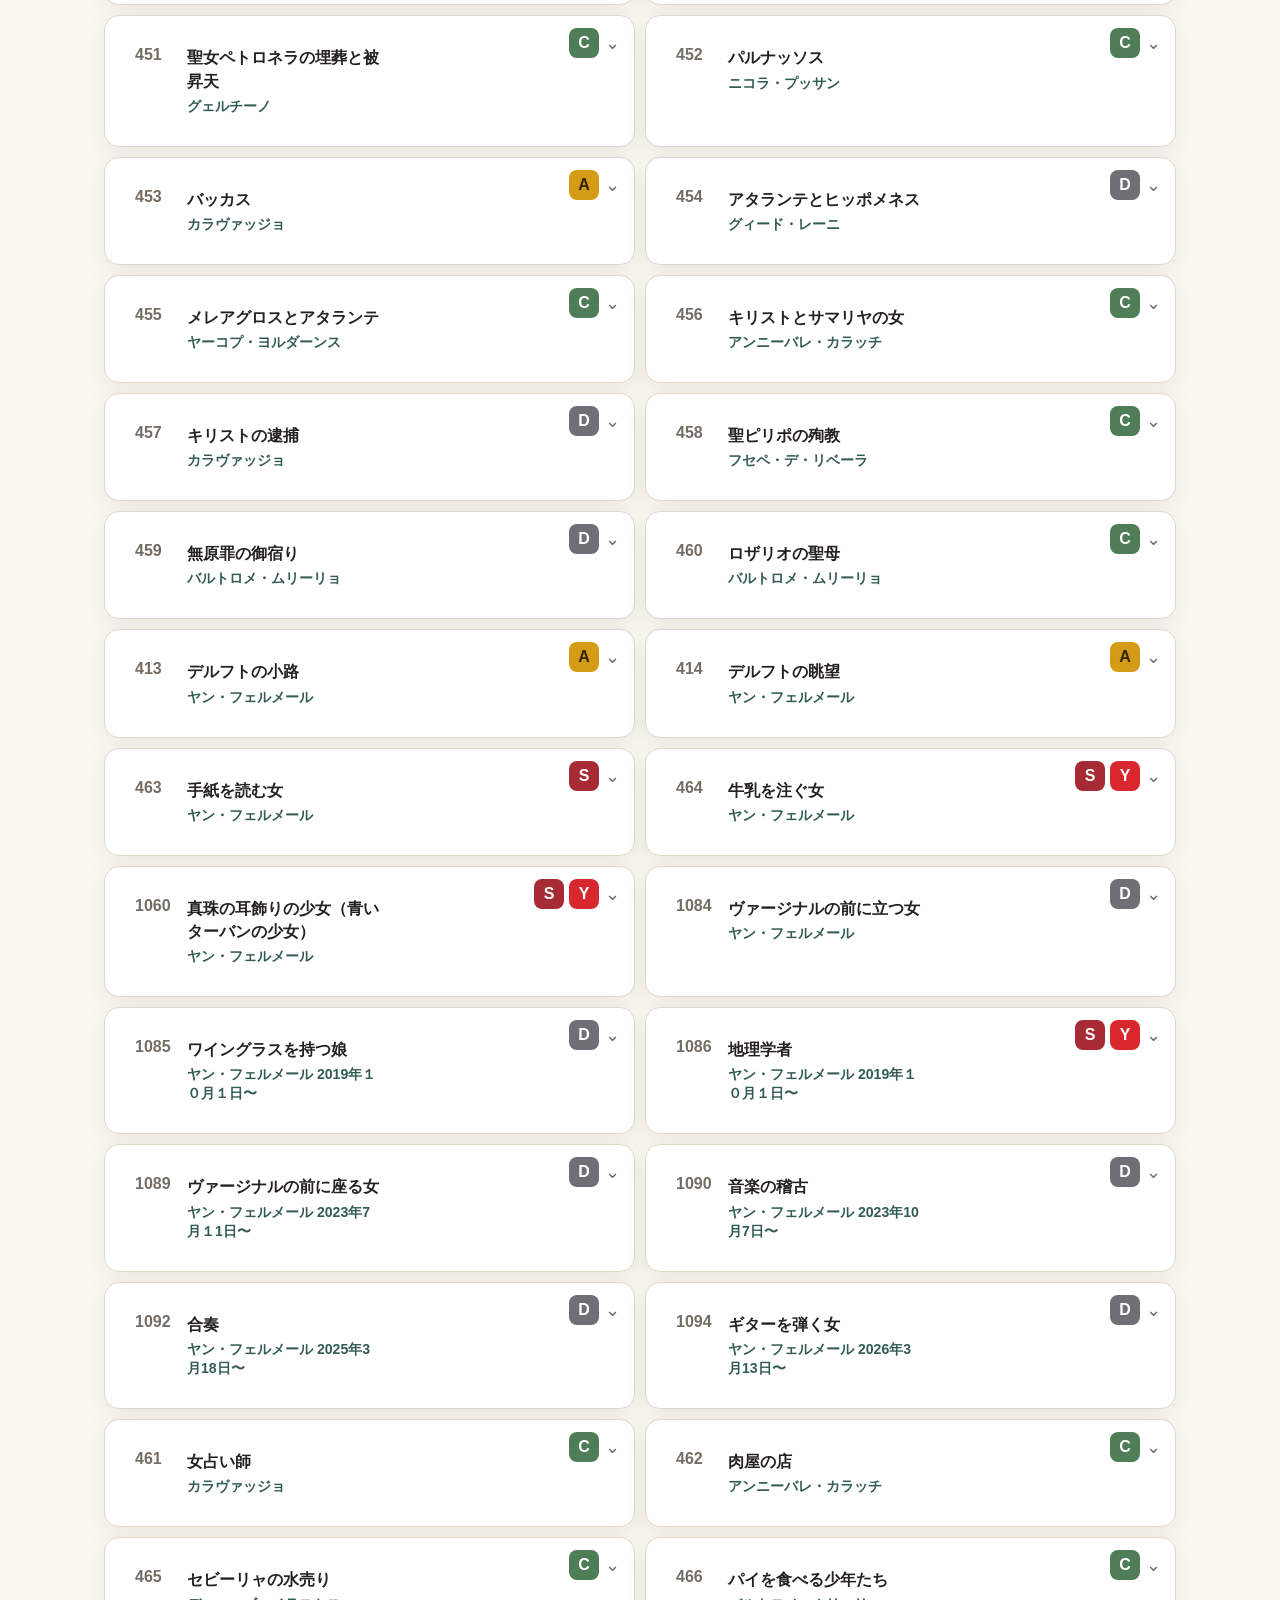
<file: b2.html>
<!doctype html><html lang="ja"><head><meta charset="utf-8"><meta name="viewport" content="width=device-width,initial-scale=1,viewport-fit=cover"><meta name="theme-color" content="#315b54"><title>B2｜展示作品一覧</title><link rel="stylesheet" href="styles.css"></head><body data-floor="B2"><header><div class="head"><p class="eyebrow"><a href="index.html" style="color:inherit;text-decoration:none">ARTWORK GUIDE</a></p><h1 class="title page-title"></h1><nav class="floor-nav"></nav></div></header><main><div class="toolbar"><input class="search" type="search" placeholder="作品名・作家名・番号で検索"><select class="rank-filter" aria-label="ランク"><option value="">すべてのランク</option><option value="SA">S と A</option><option>S</option><option>A</option><option>B</option><option>C</option><option>D</option><option>E</option></select><select class="youtube-filter" aria-label="YouTubeリンク"><option value="">YouTube：すべて</option><option value="yes">YouTubeあり</option><option value="no">YouTubeなし</option></select></div><div class="summary"><span class="count"></span><span>S〜Eランク表示</span></div><section class="works"></section></main><footer>展示内容は変更される場合があります。</footer><script src="data/artworks.js"></script><script src="app.js"></script></body></html>
</file>
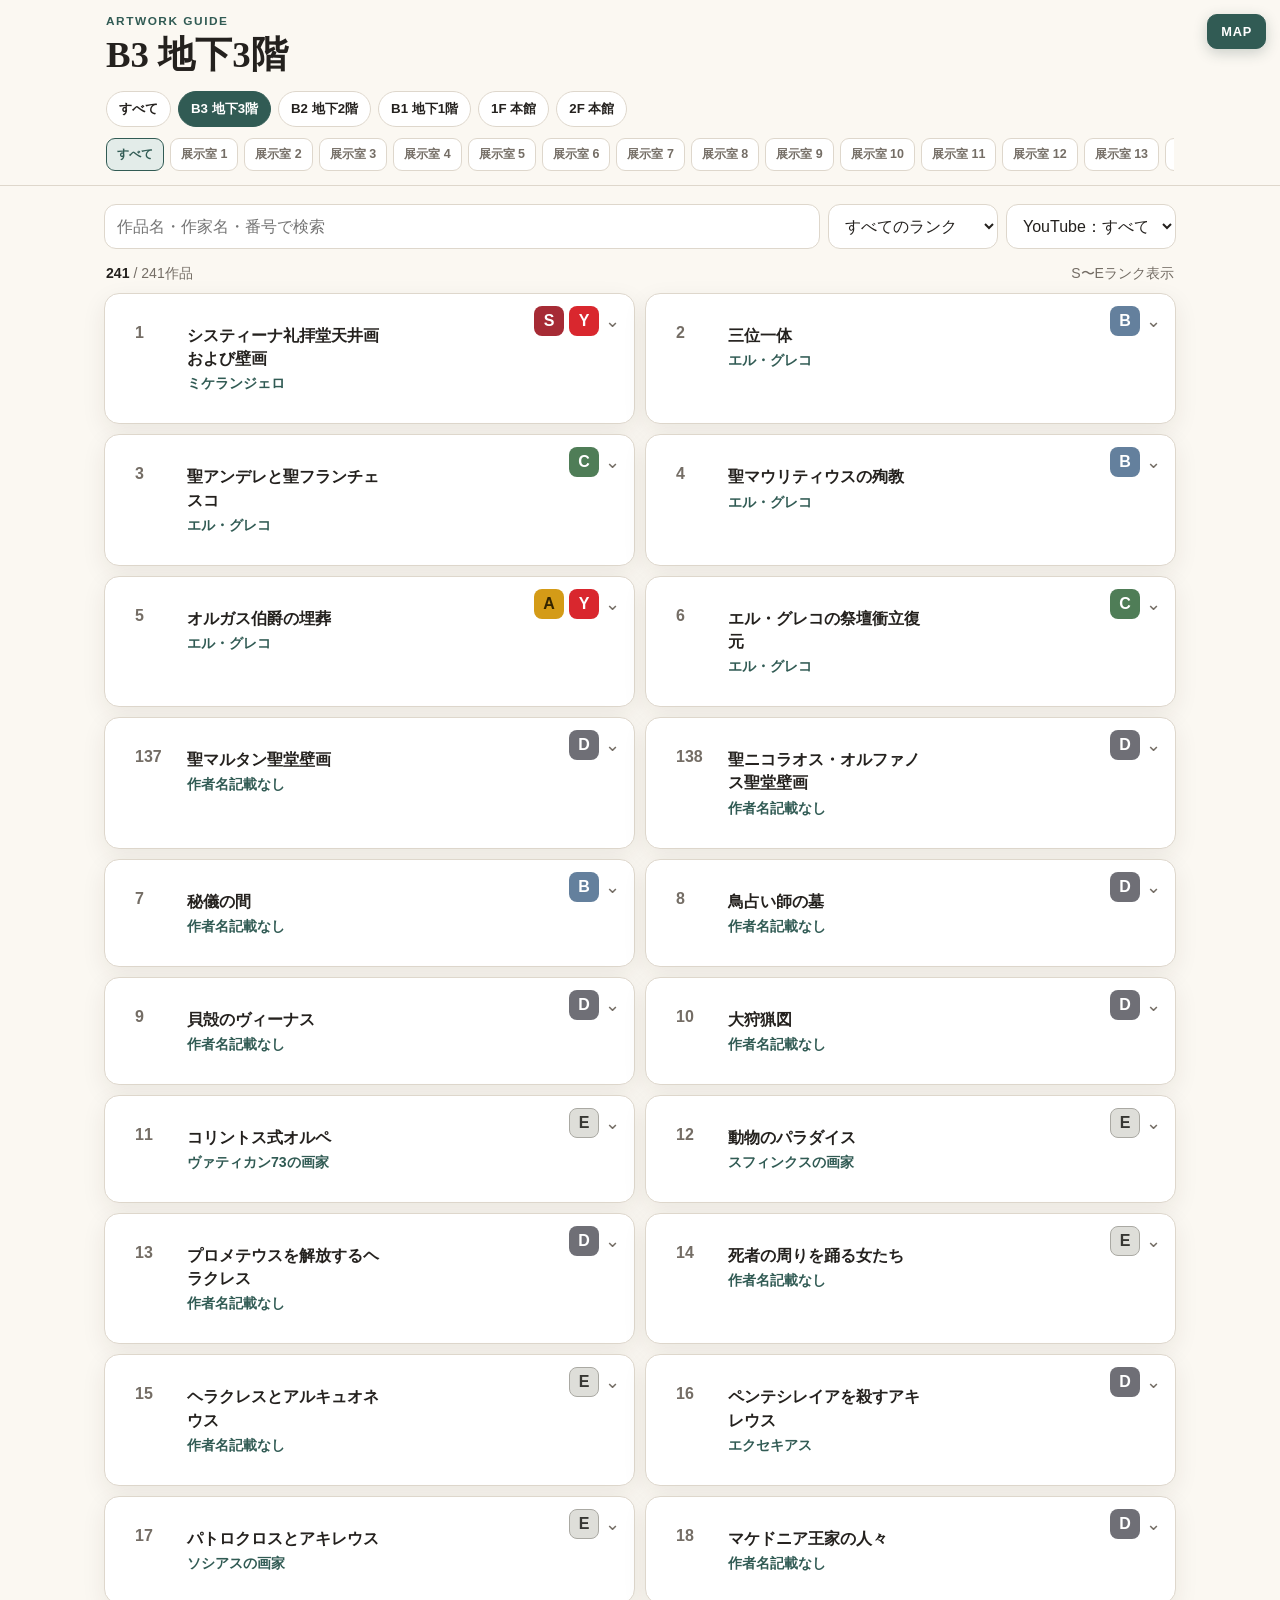
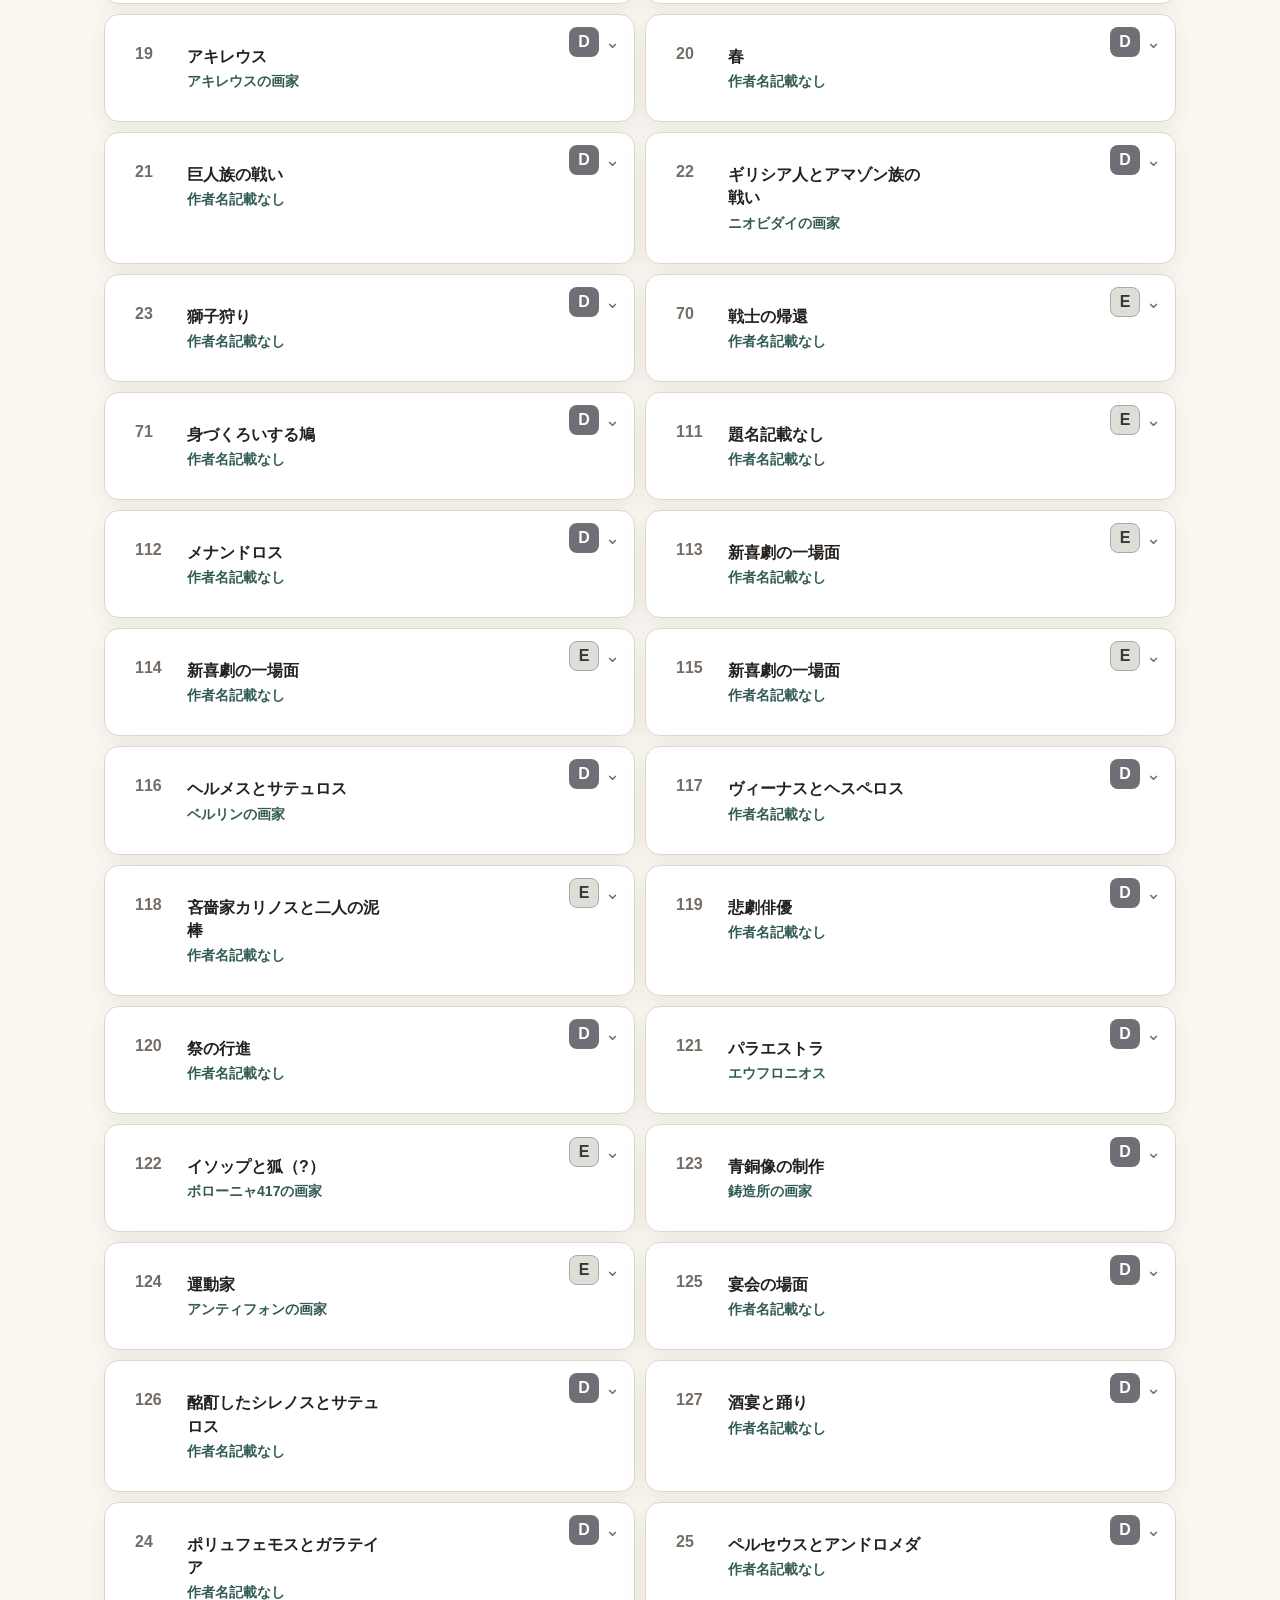
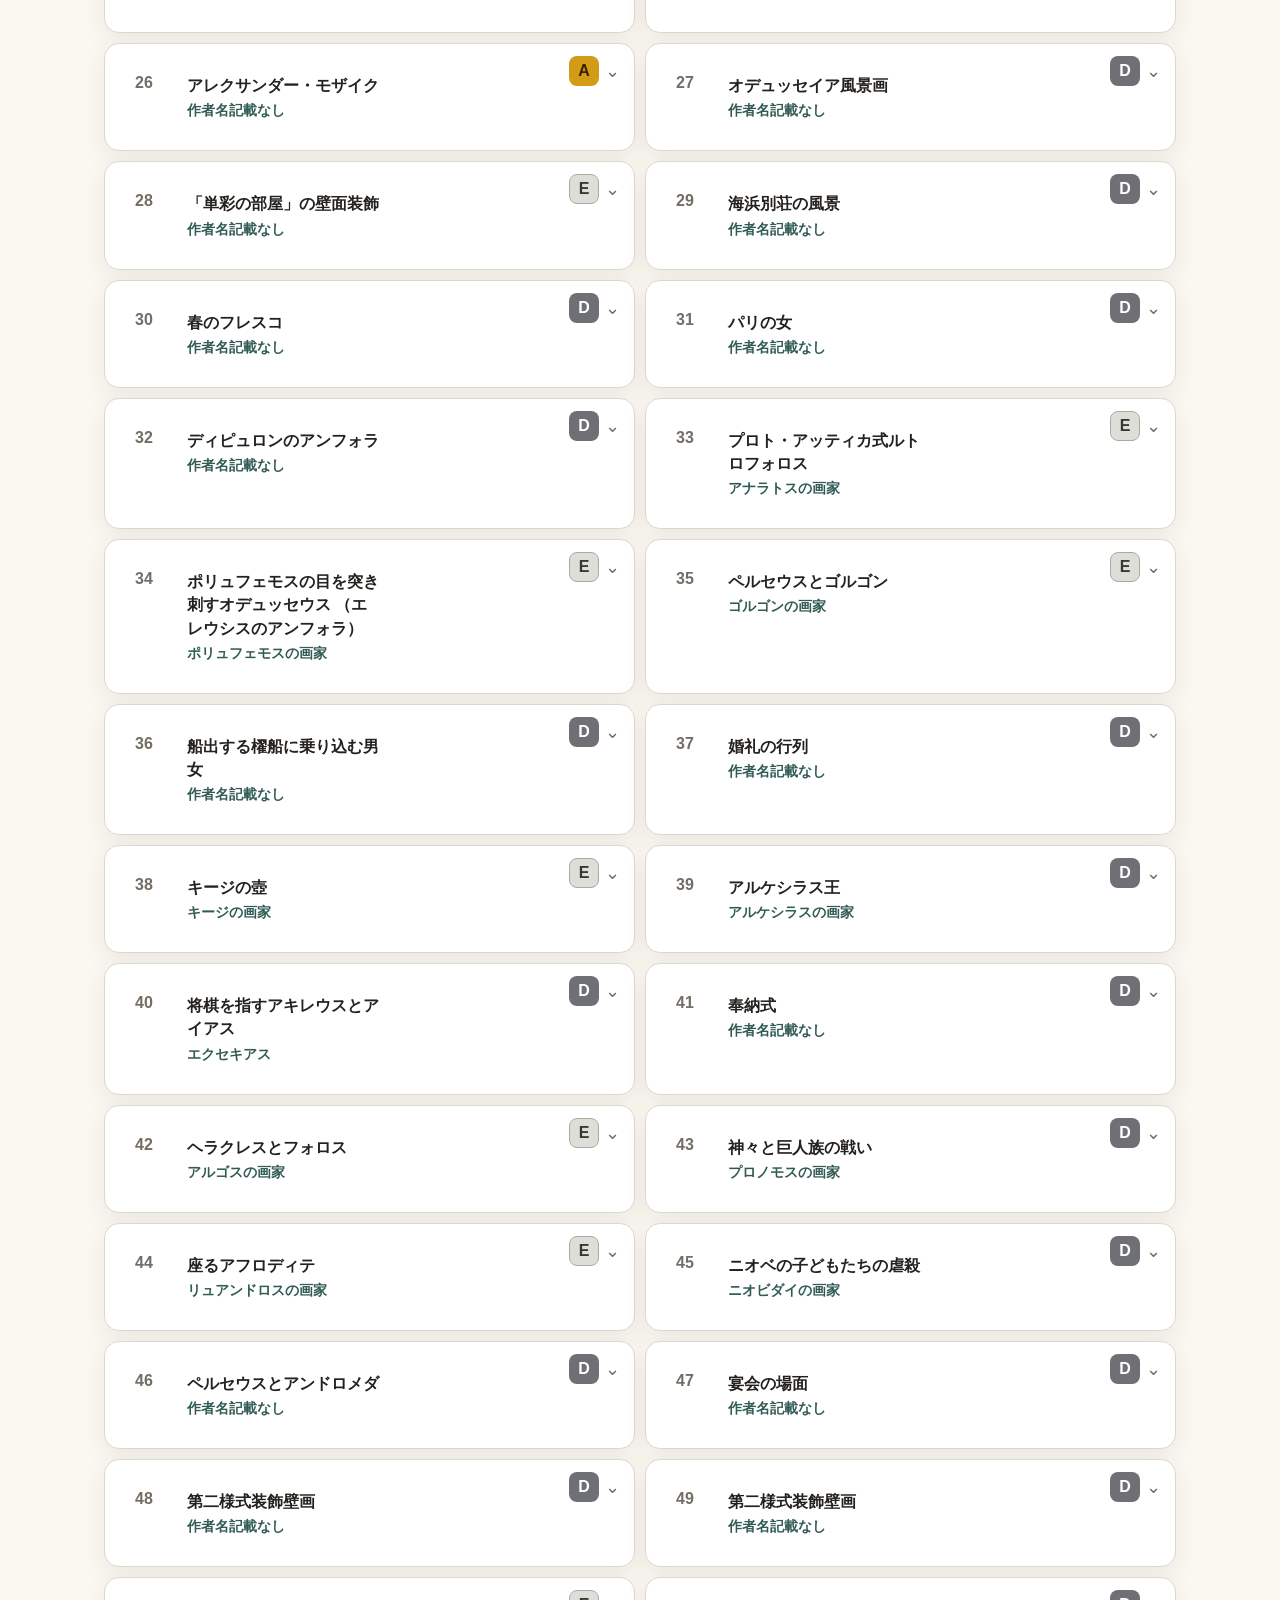
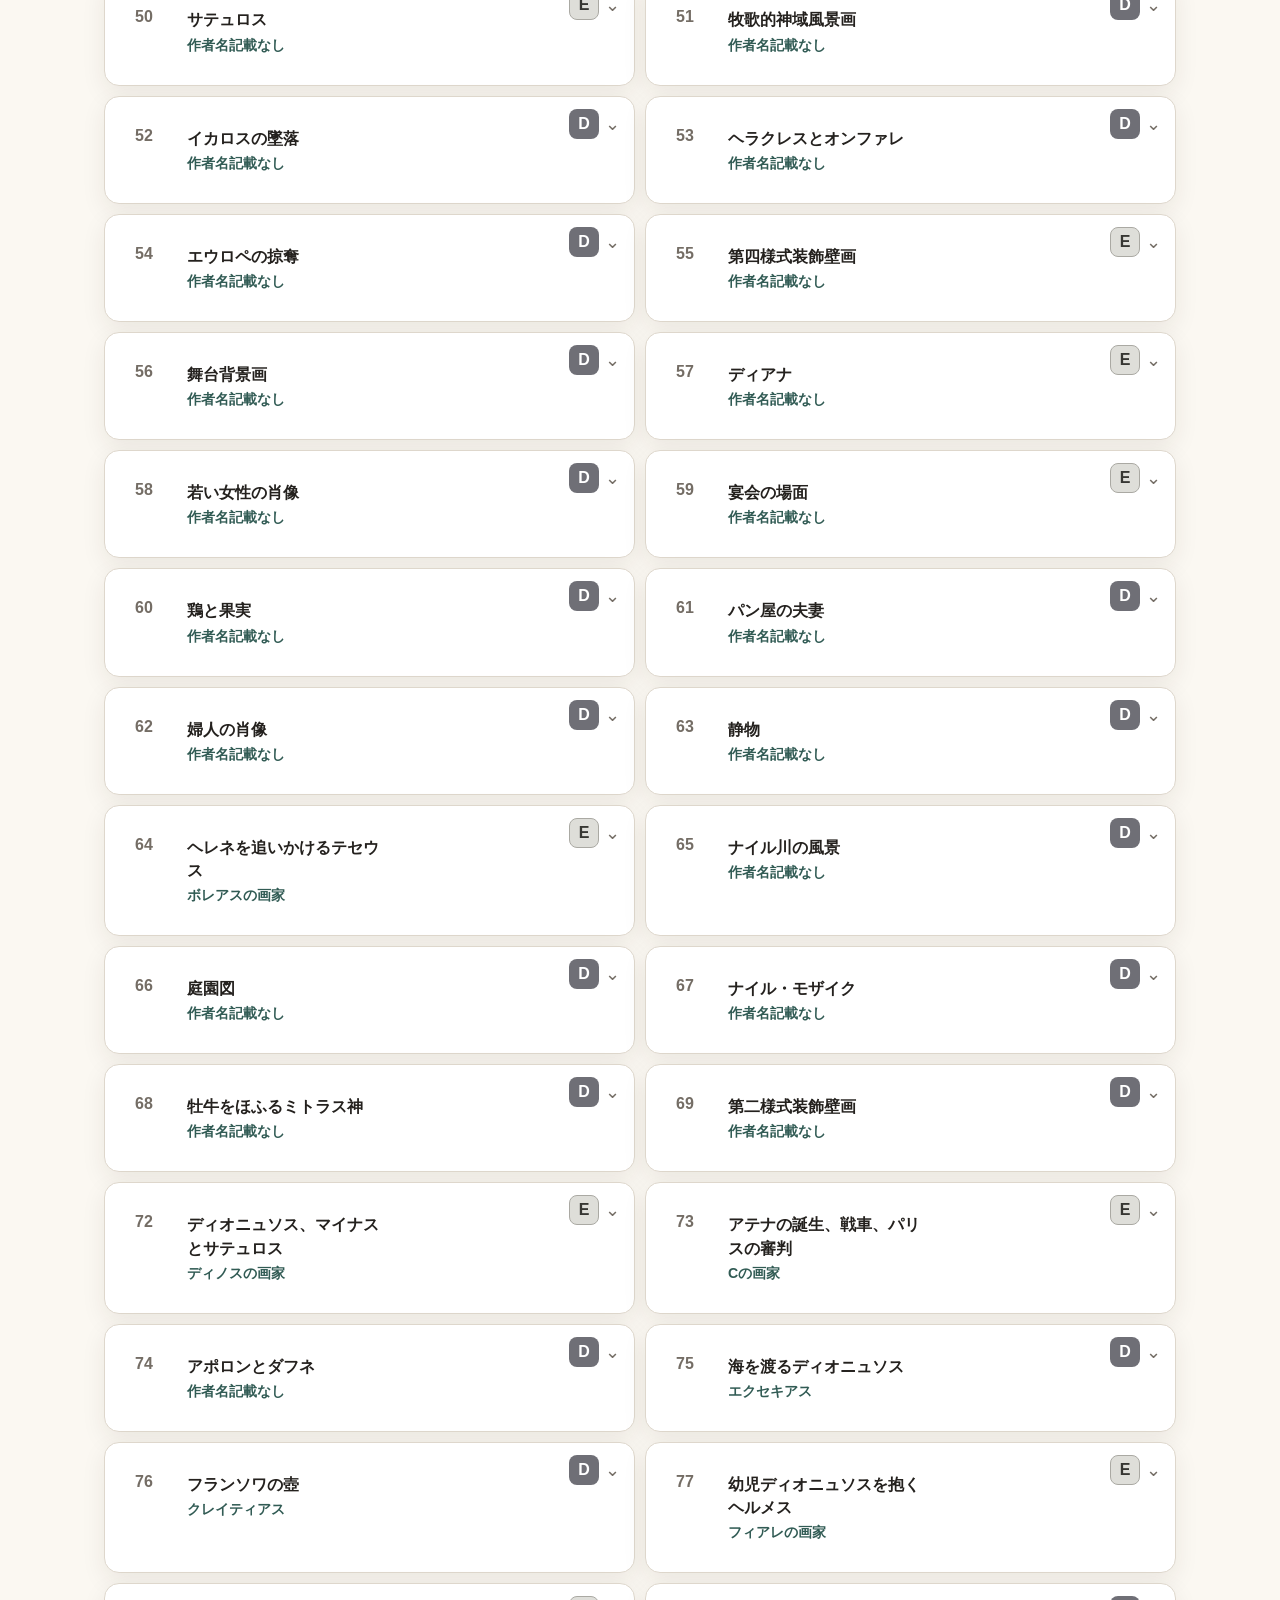
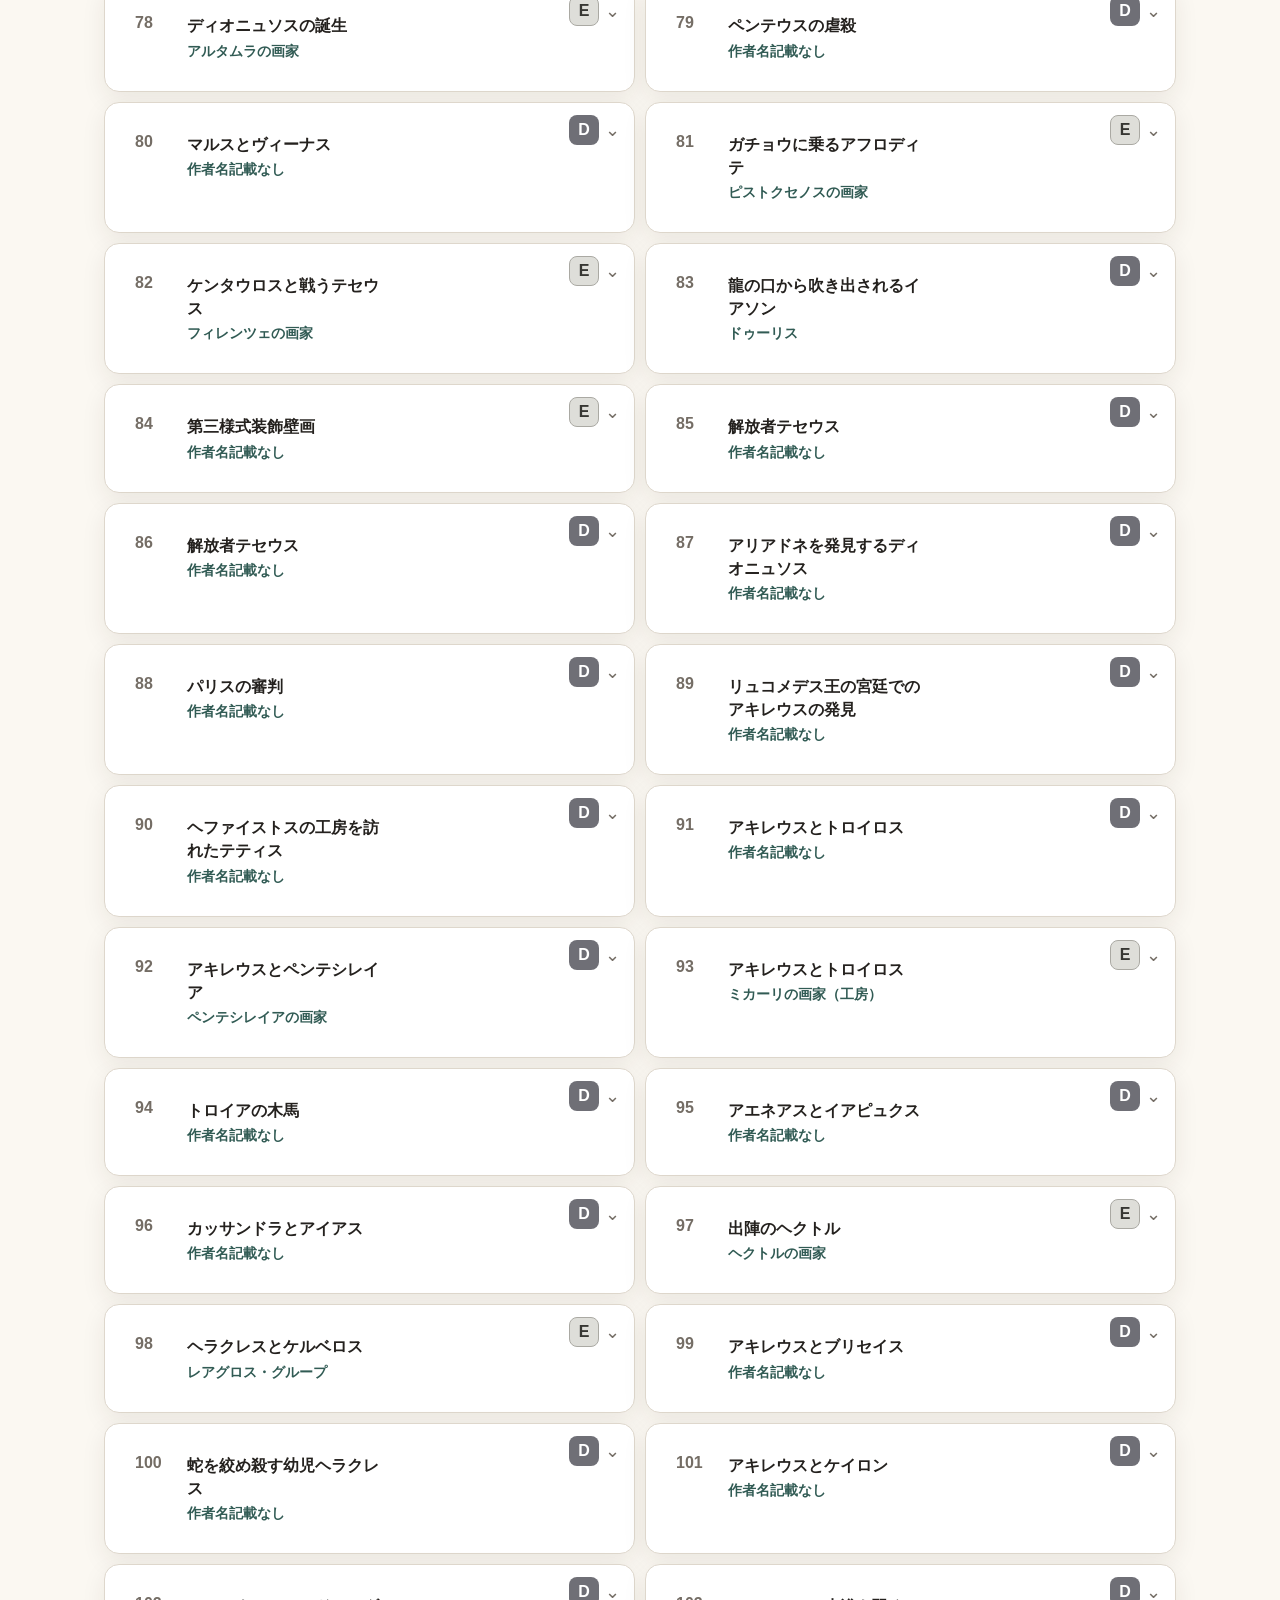
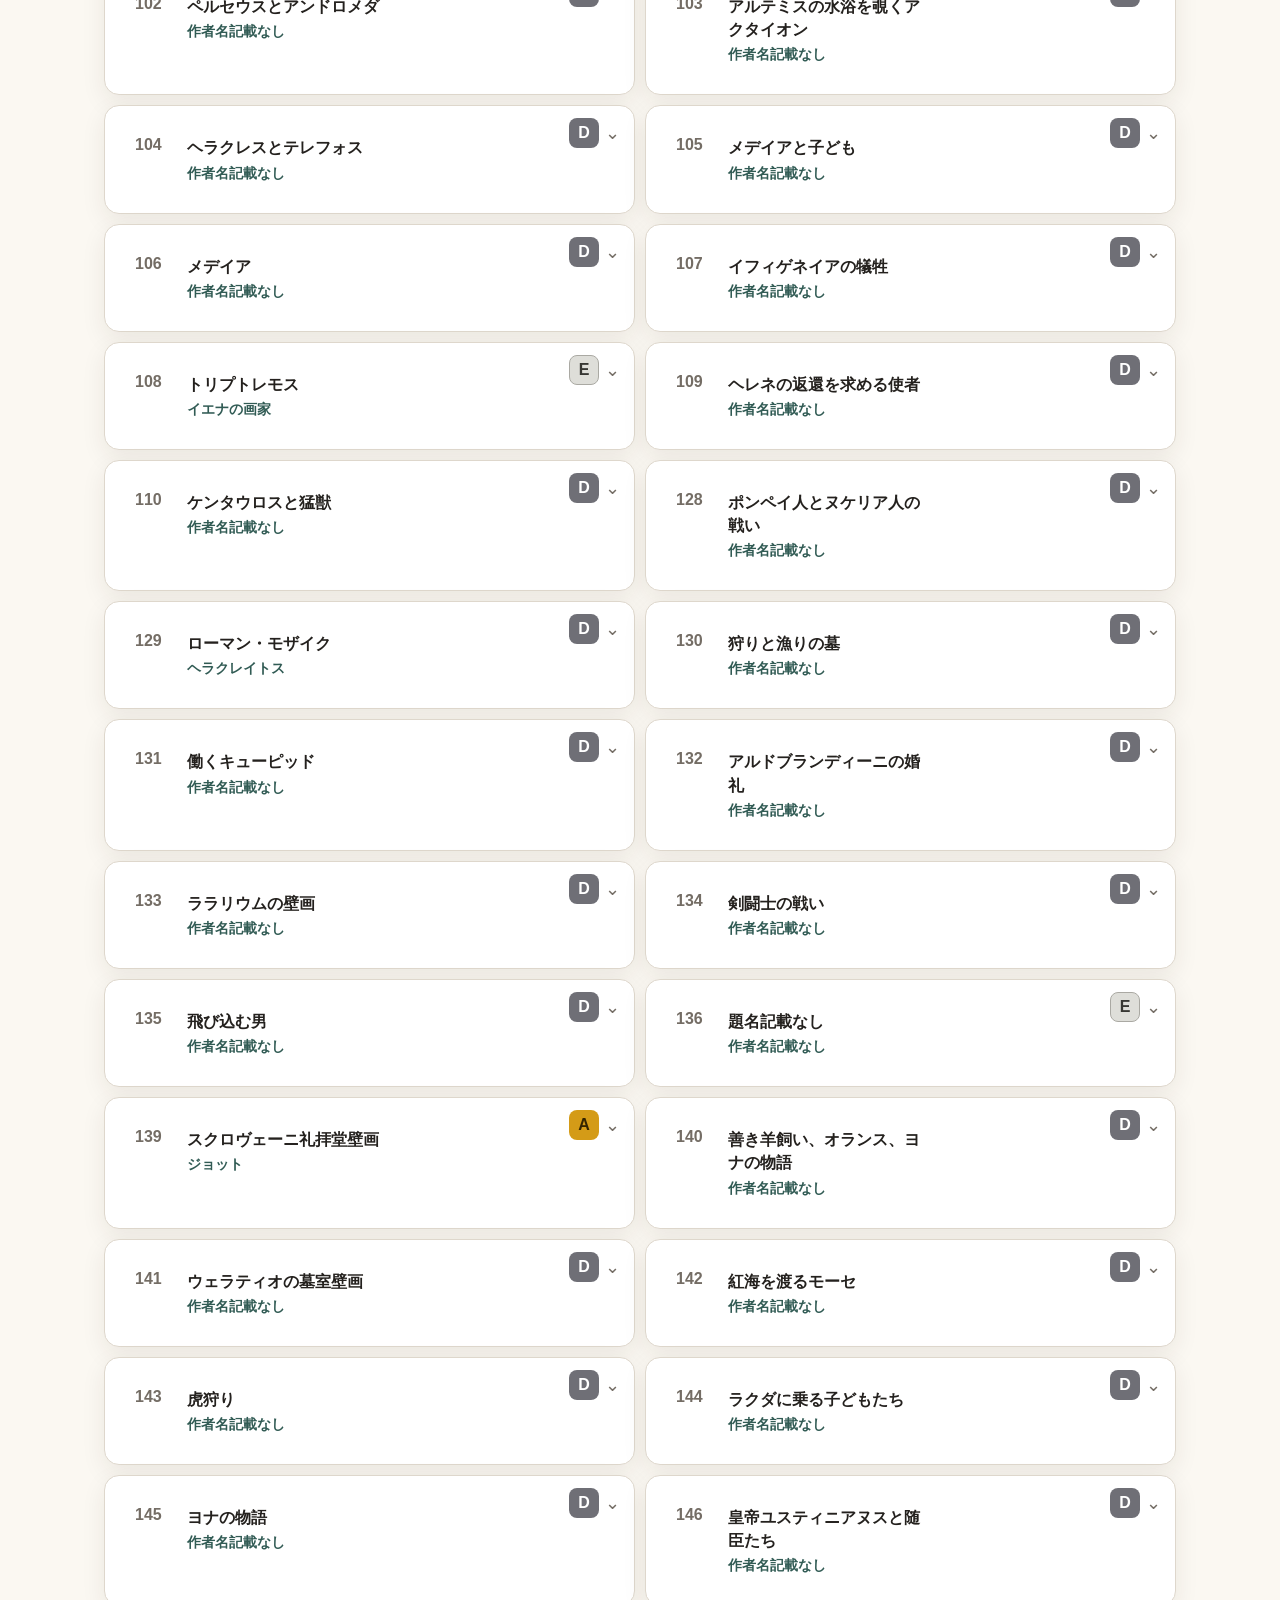
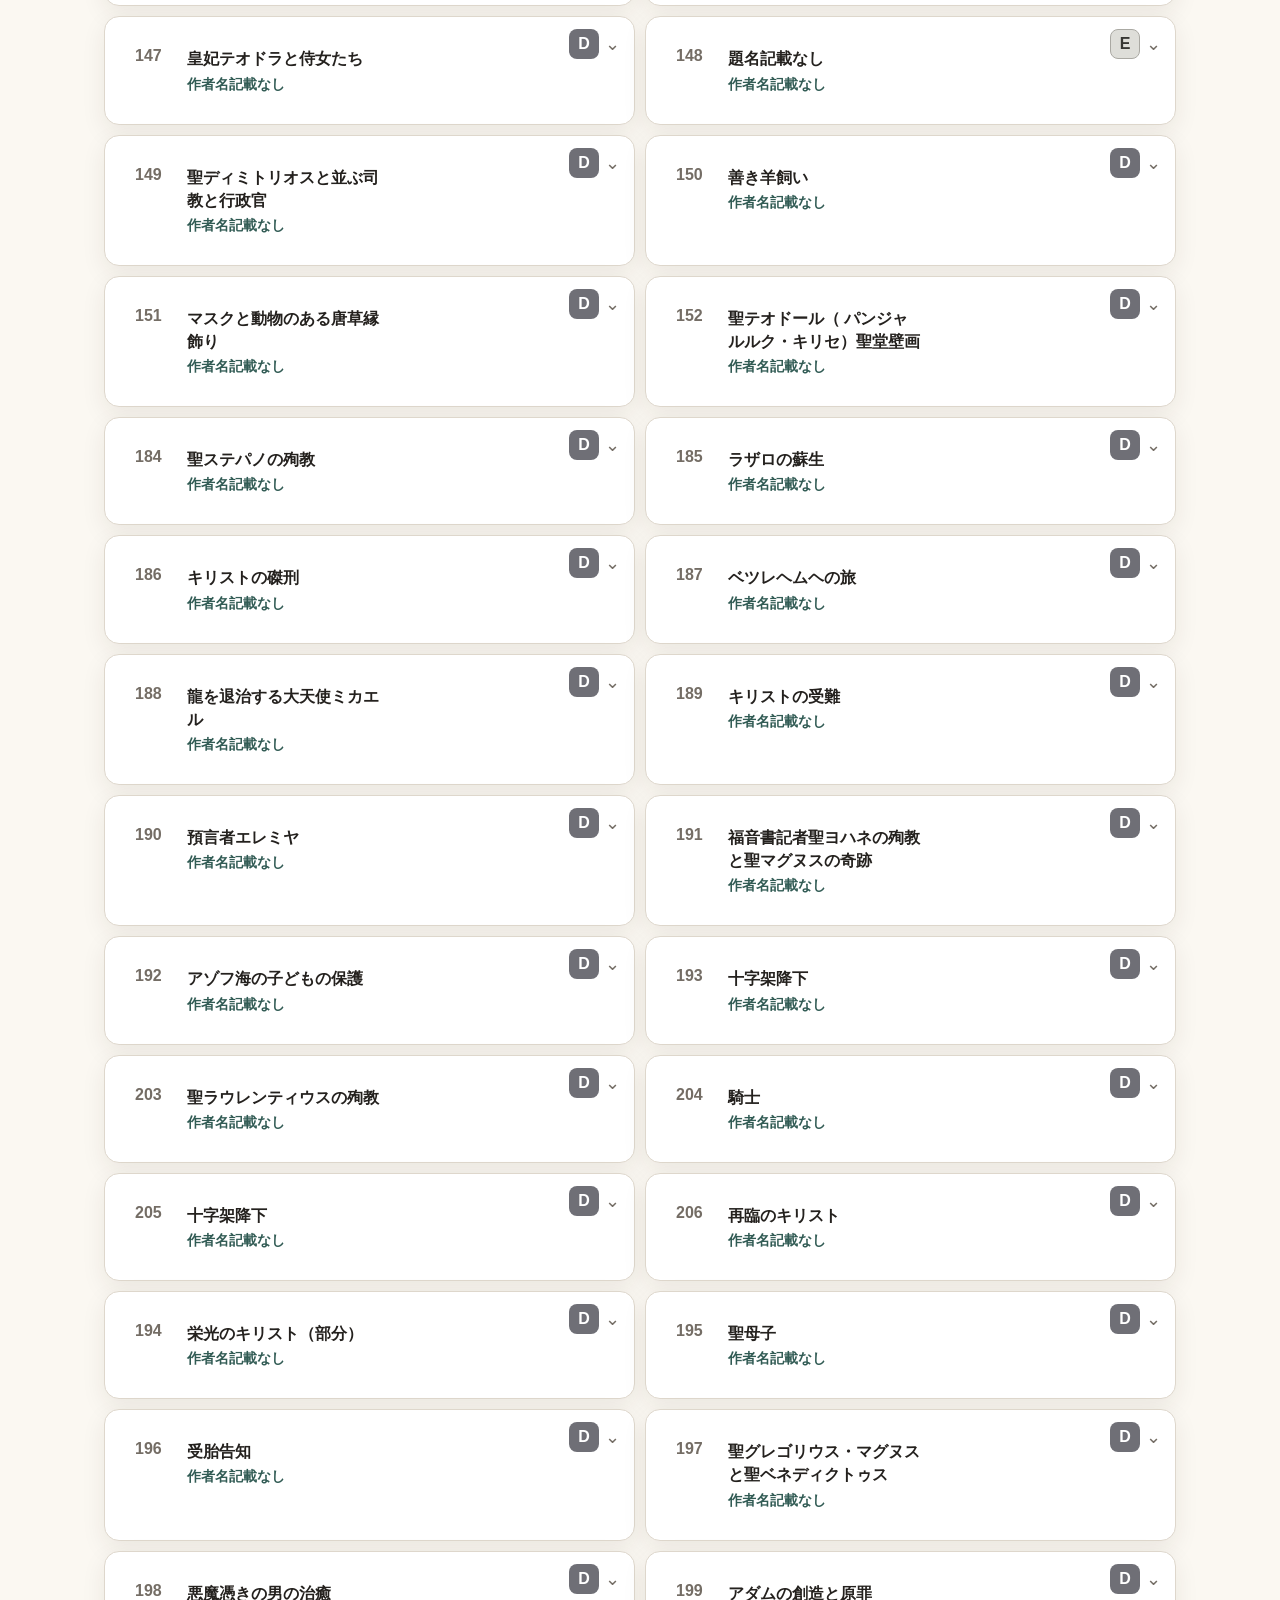
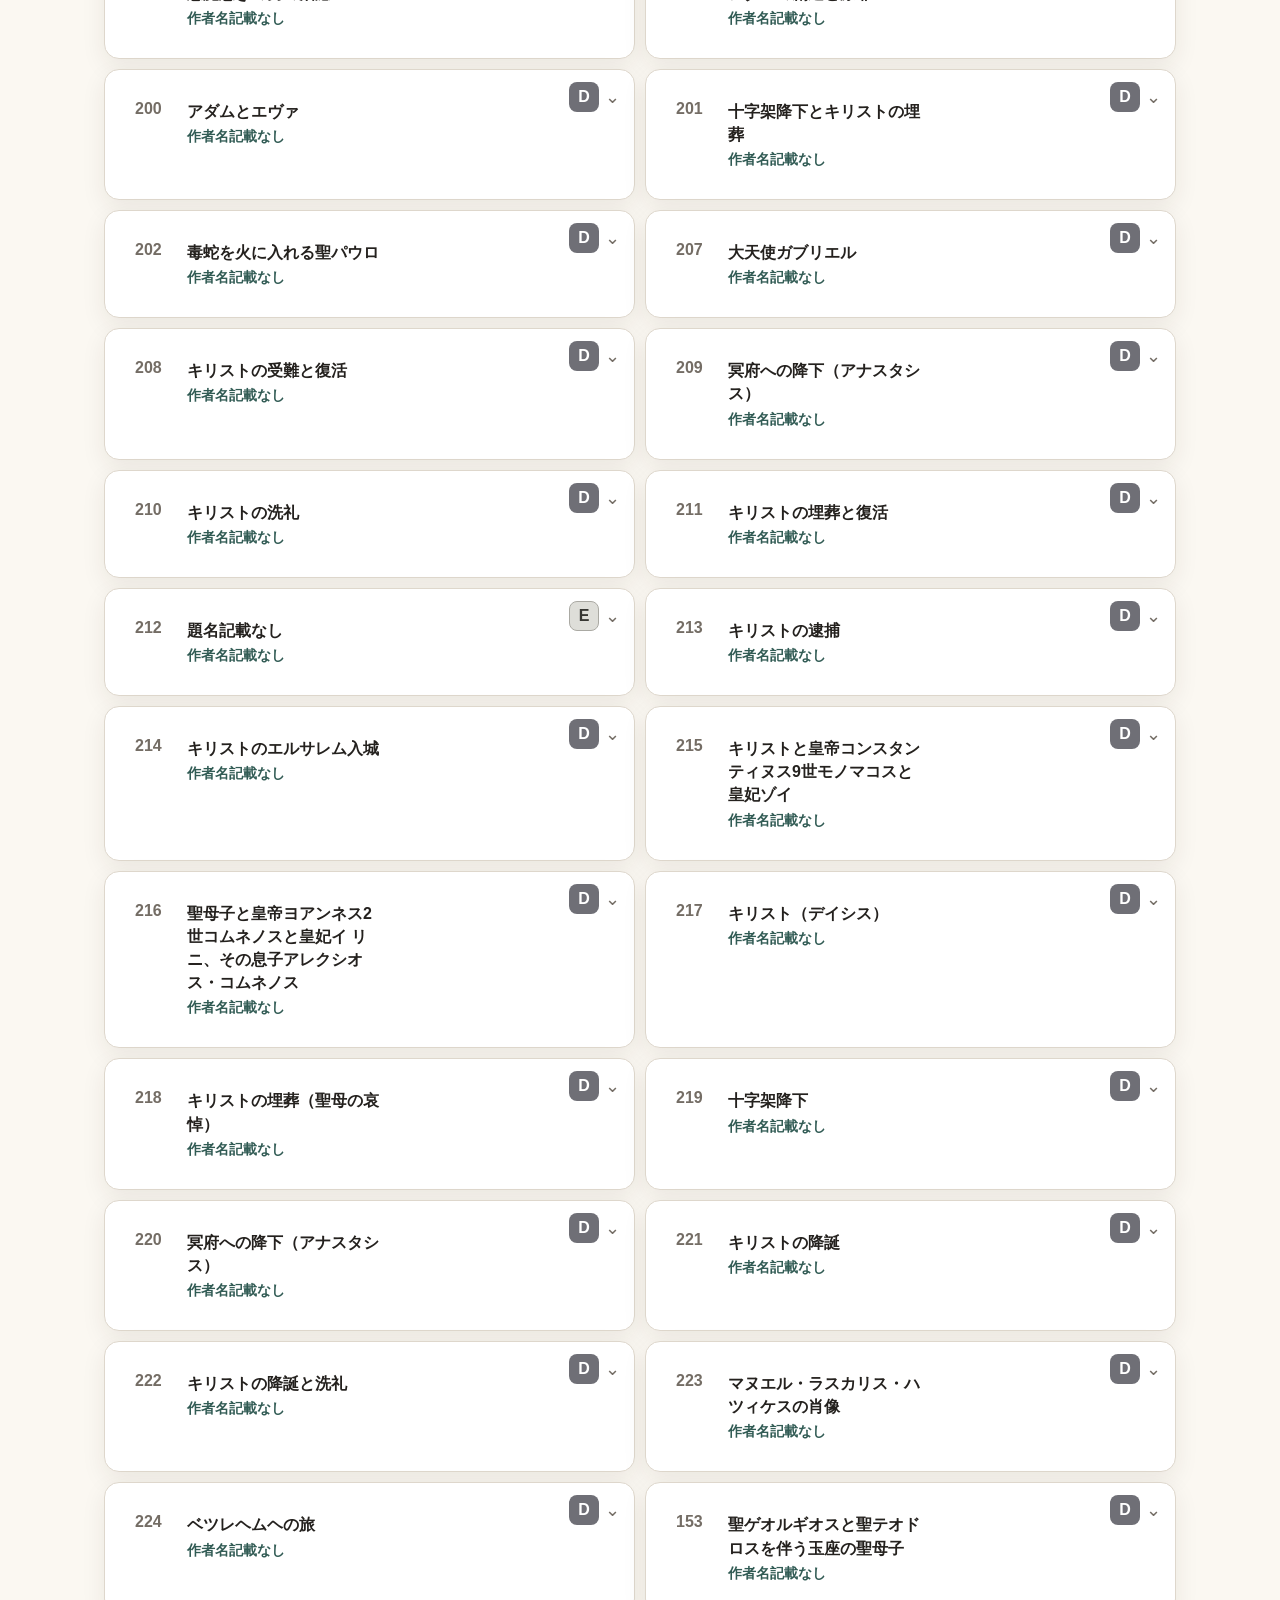
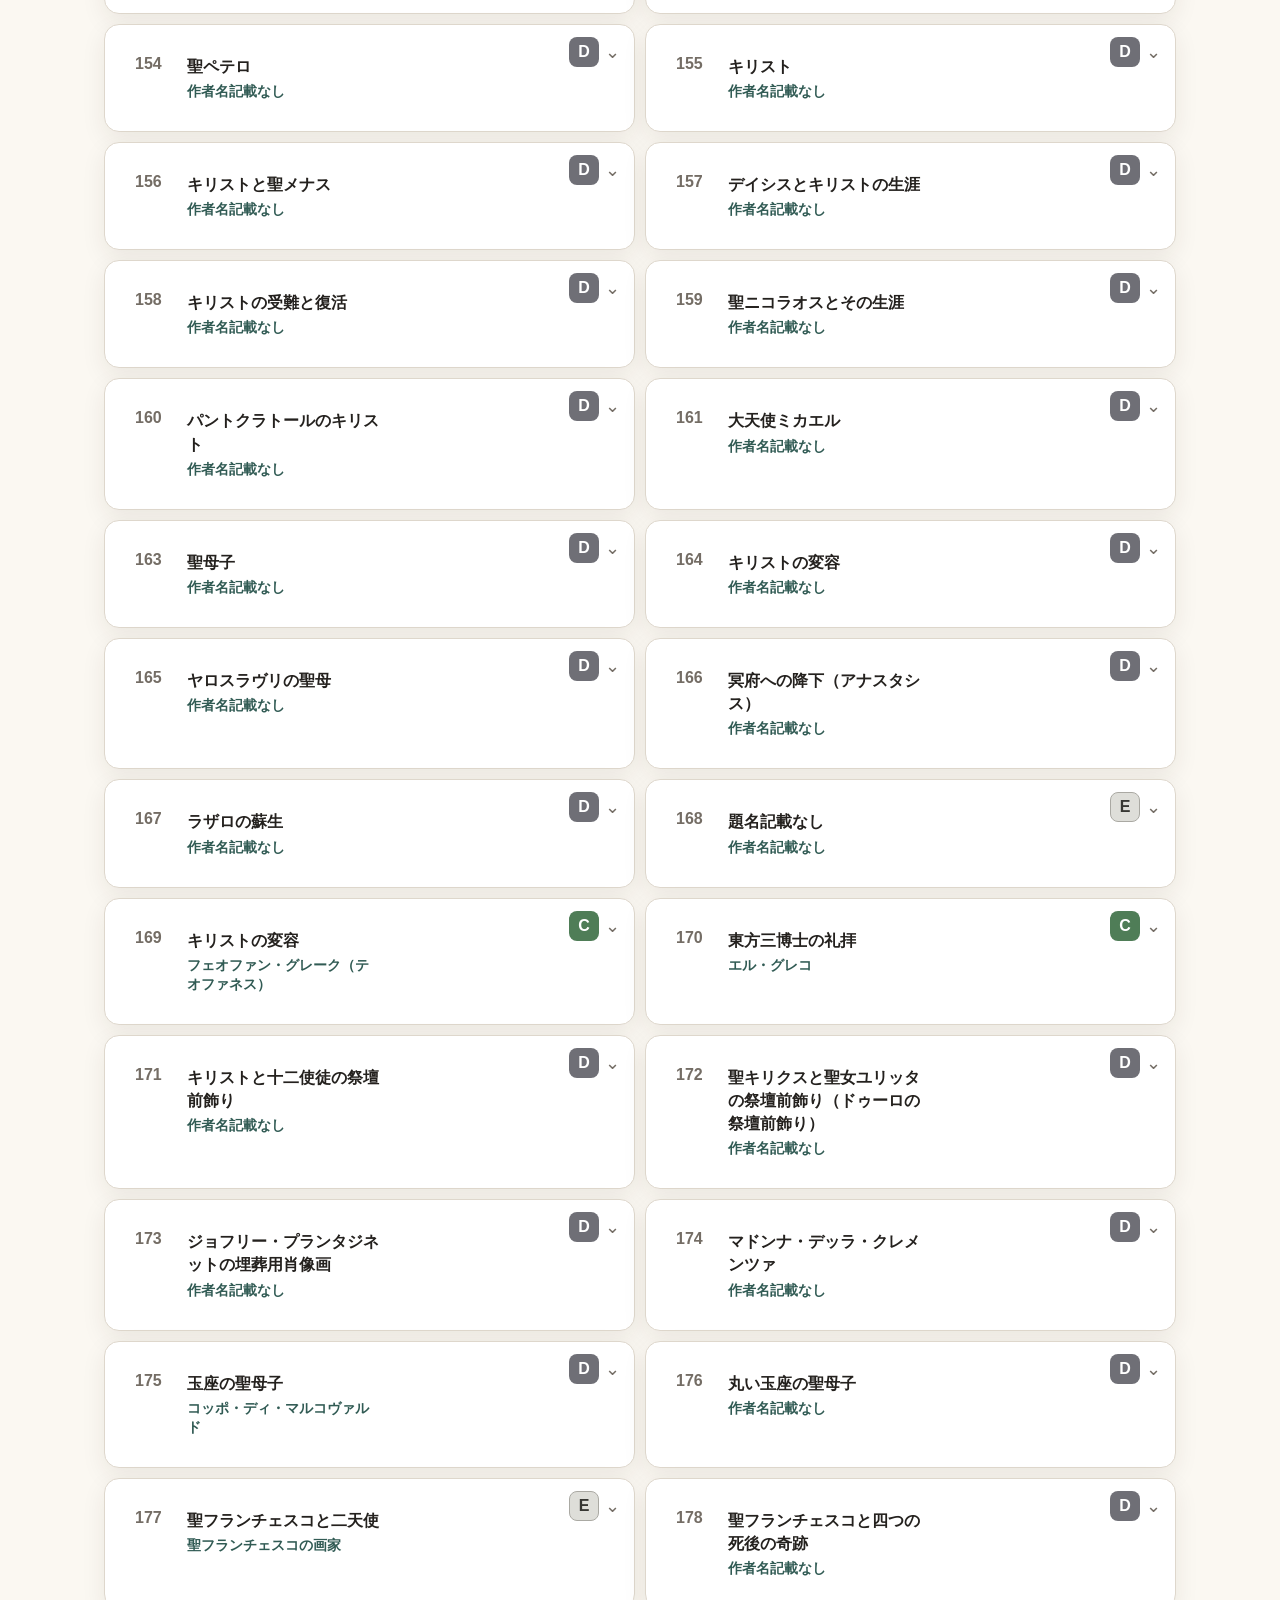
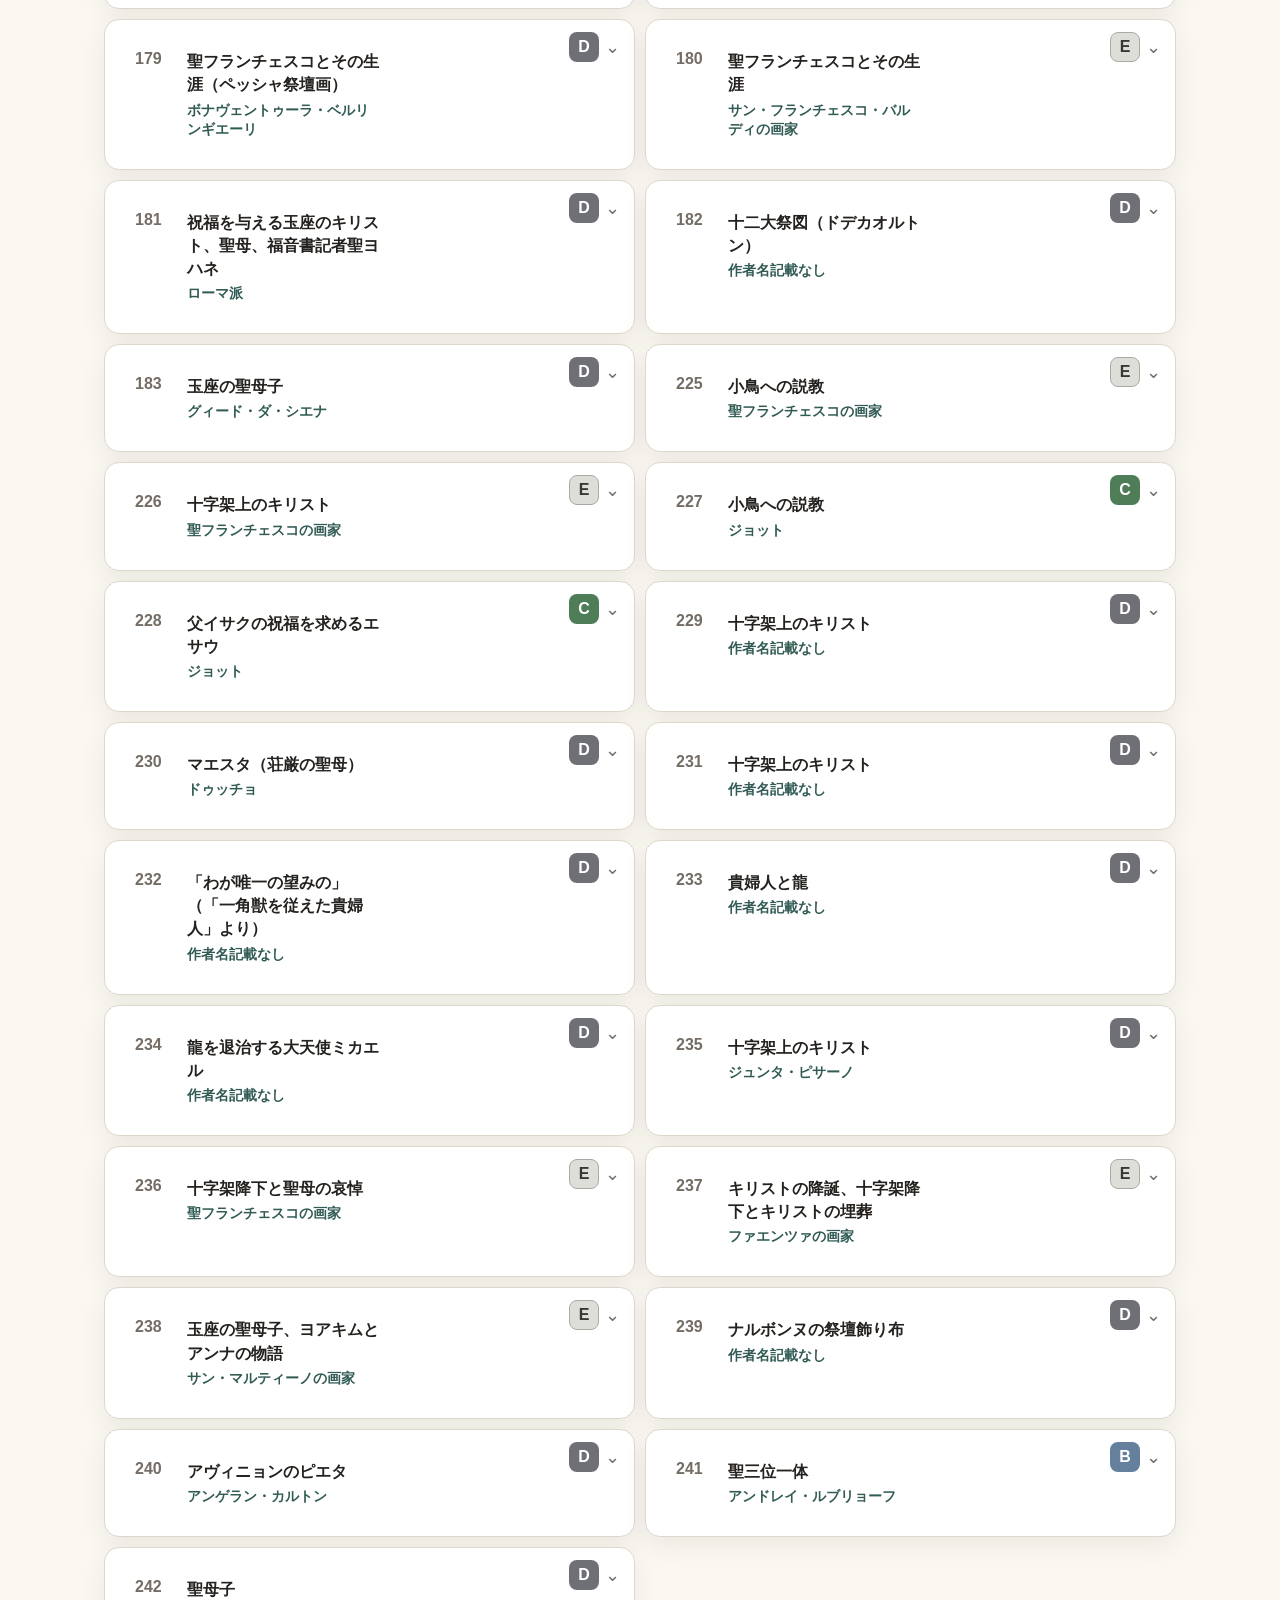
<file: b3.html>
<!doctype html><html lang="ja"><head><meta charset="utf-8"><meta name="viewport" content="width=device-width,initial-scale=1,viewport-fit=cover"><meta name="theme-color" content="#315b54"><title>B3｜展示作品一覧</title><link rel="stylesheet" href="styles.css"></head><body data-floor="B3"><header><div class="head"><p class="eyebrow"><a href="index.html" style="color:inherit;text-decoration:none">ARTWORK GUIDE</a></p><h1 class="title page-title"></h1><nav class="floor-nav"></nav></div></header><main><div class="toolbar"><input class="search" type="search" placeholder="作品名・作家名・番号で検索"><select class="rank-filter" aria-label="ランク"><option value="">すべてのランク</option><option value="SA">S と A</option><option>S</option><option>A</option><option>B</option><option>C</option><option>D</option><option>E</option></select><select class="youtube-filter" aria-label="YouTubeリンク"><option value="">YouTube：すべて</option><option value="yes">YouTubeあり</option><option value="no">YouTubeなし</option></select></div><div class="summary"><span class="count"></span><span>S〜Eランク表示</span></div><section class="works"></section></main><footer>展示内容は変更される場合があります。</footer><script src="data/artworks.js"></script><script src="app.js"></script></body></html>
</file>
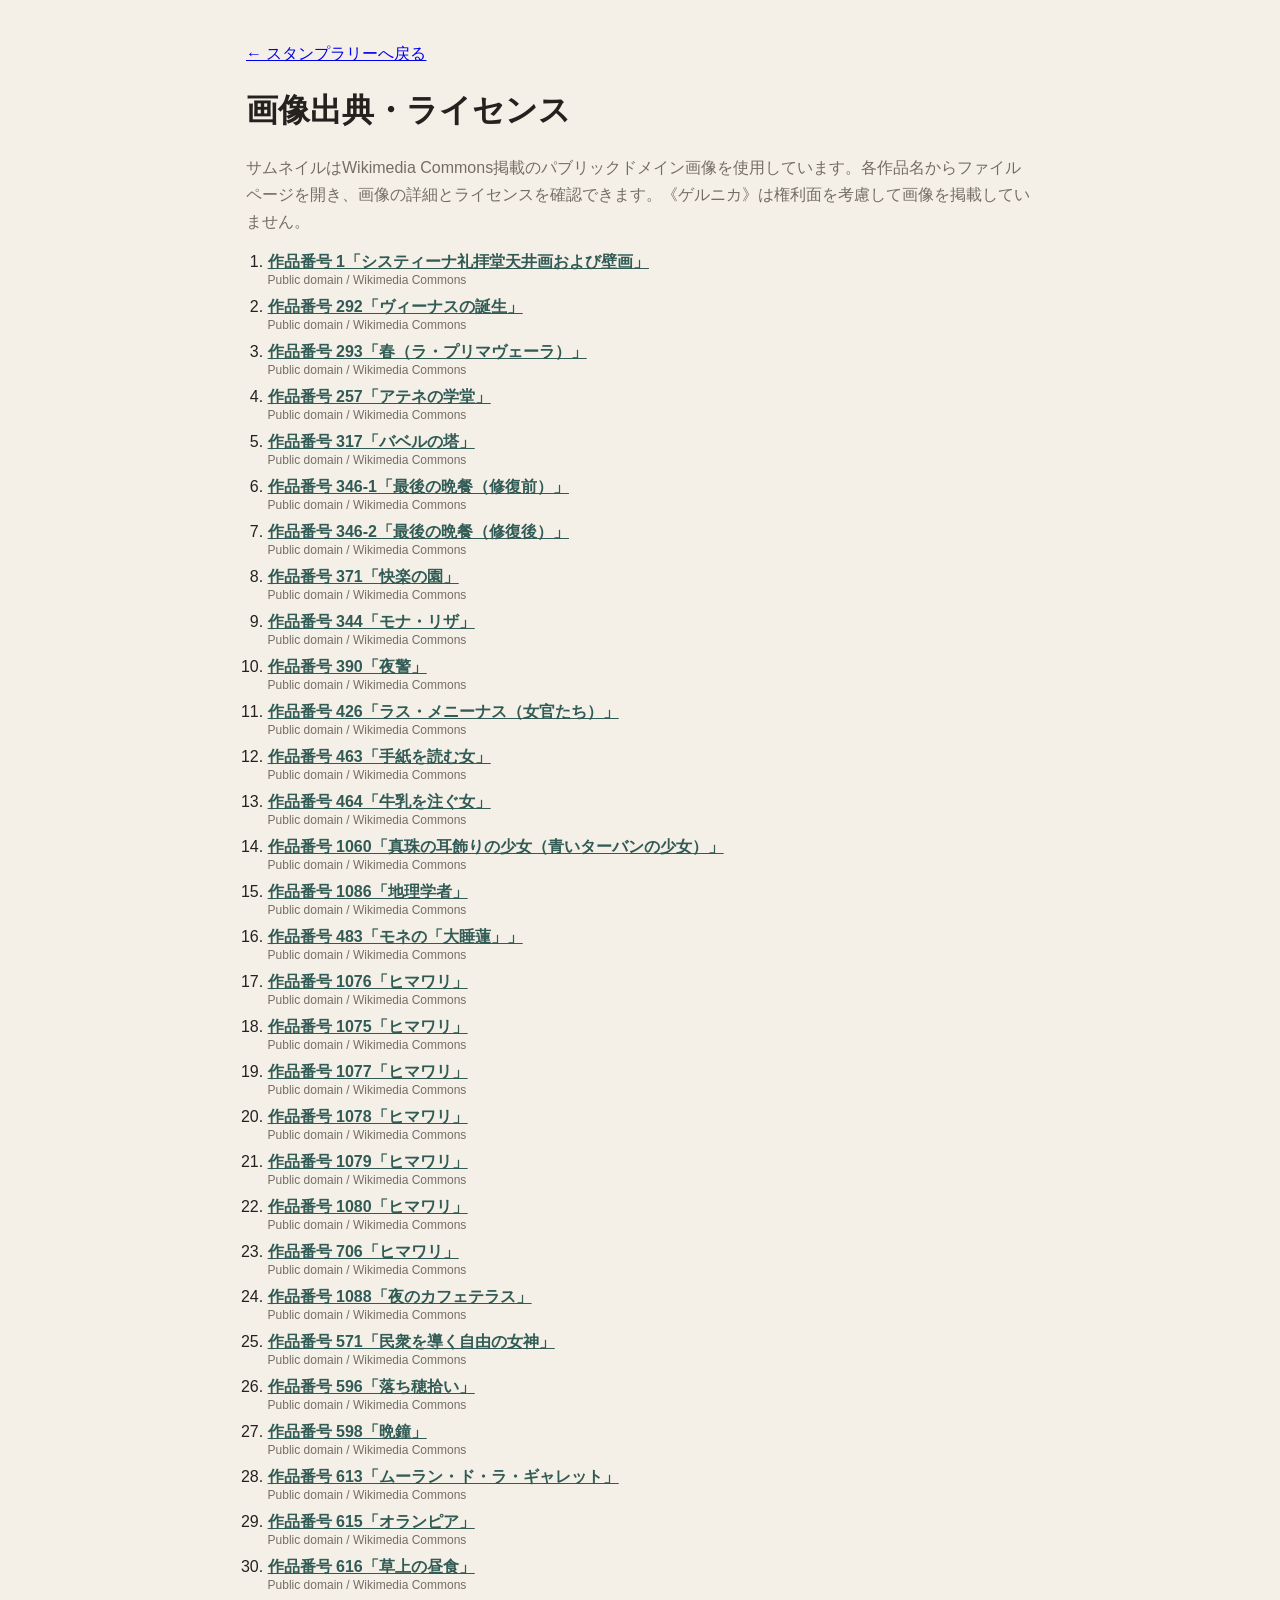
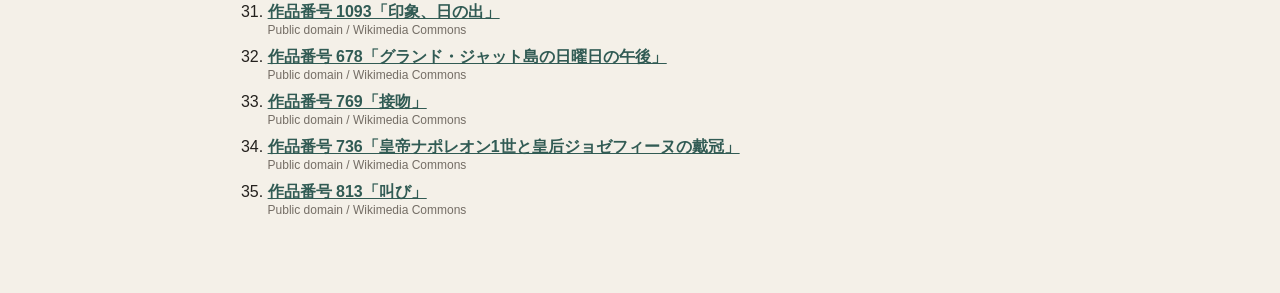
<file: stamp-credits.html>
<!doctype html><html lang="ja"><head><meta charset="utf-8"><meta name="viewport" content="width=device-width,initial-scale=1"><title>スタンプラリー画像出典</title><link rel="stylesheet" href="stamp-rally.css"></head><body><main class="credit-page"><p><a href="stamp-rally.html">← スタンプラリーへ戻る</a></p><h1>画像出典・ライセンス</h1><p>サムネイルはWikimedia Commons掲載のパブリックドメイン画像を使用しています。各作品名からファイルページを開き、画像の詳細とライセンスを確認できます。《ゲルニカ》は権利面を考慮して画像を掲載していません。</p><ol class="credit-list"></ol></main><script src="data/artworks.js"></script><script src="data/stamp-images.js"></script><script src="stamp-rally.js"></script></body></html>
</file>
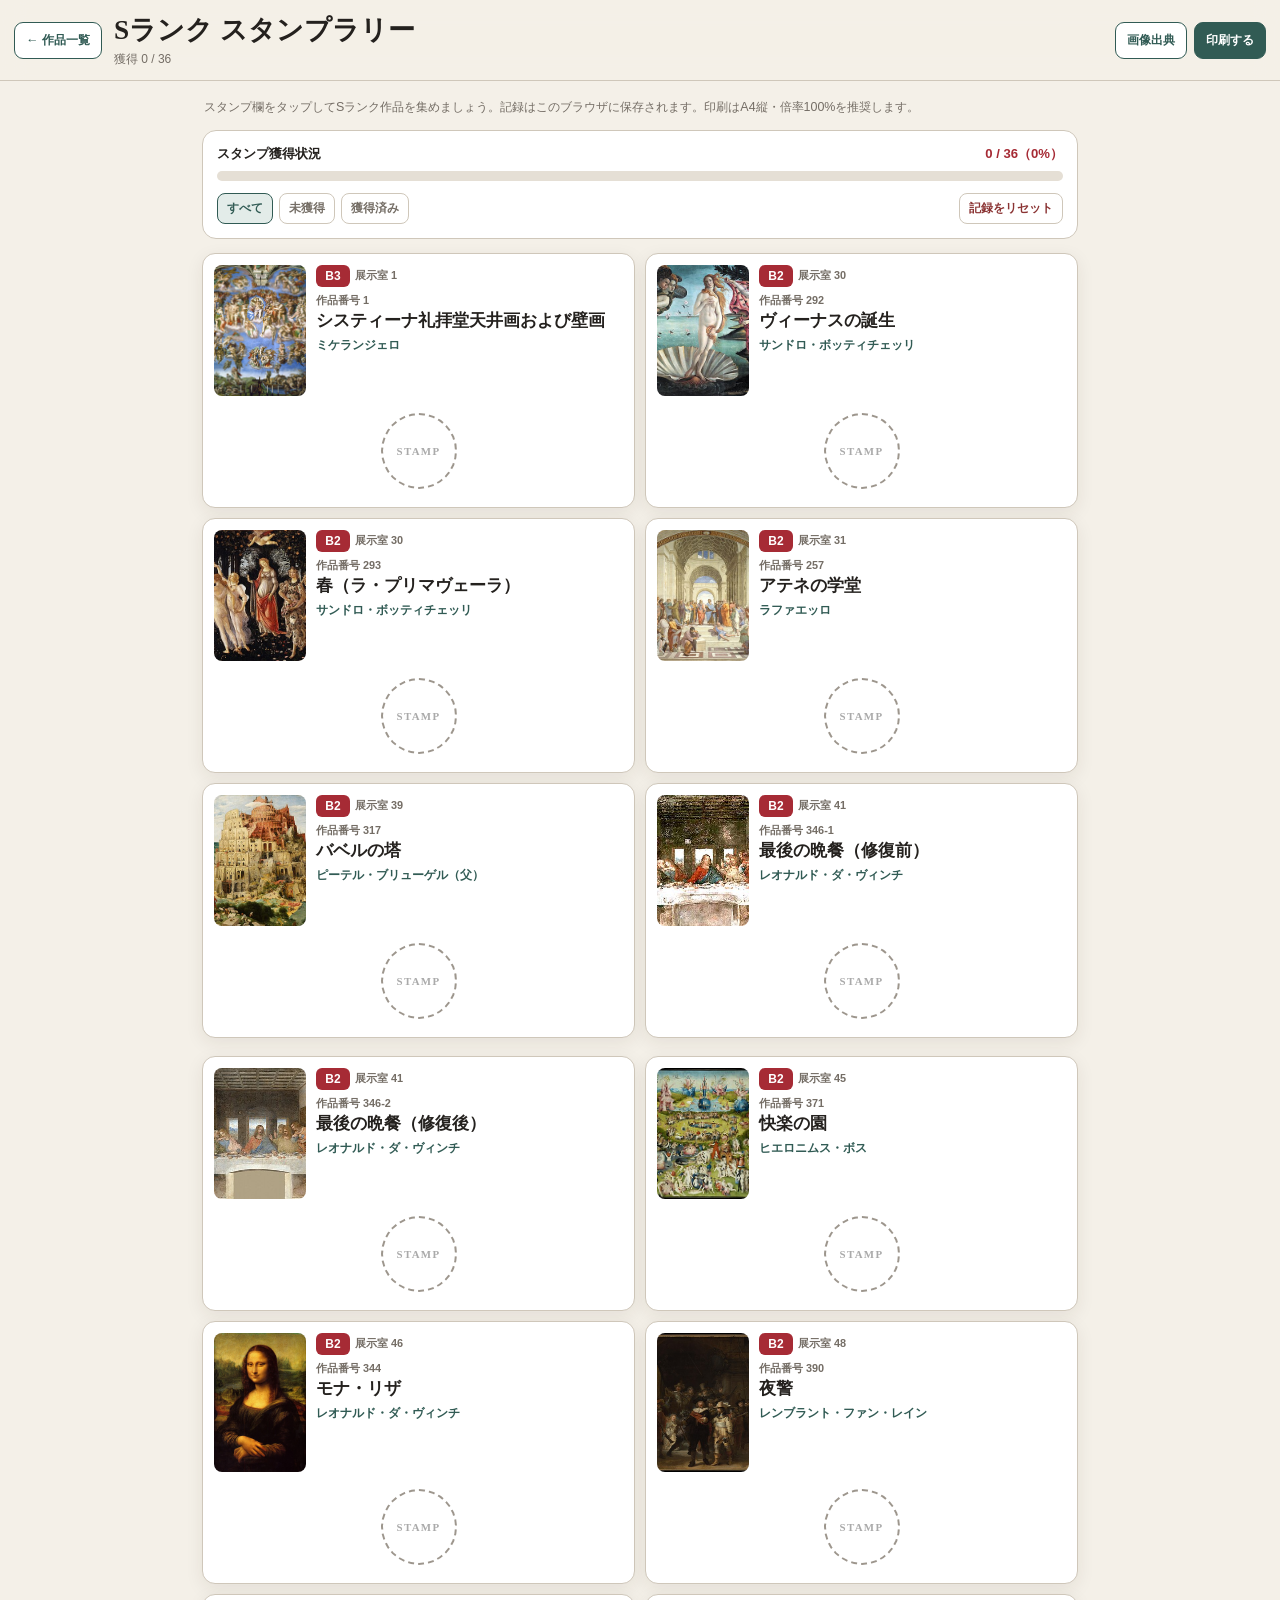
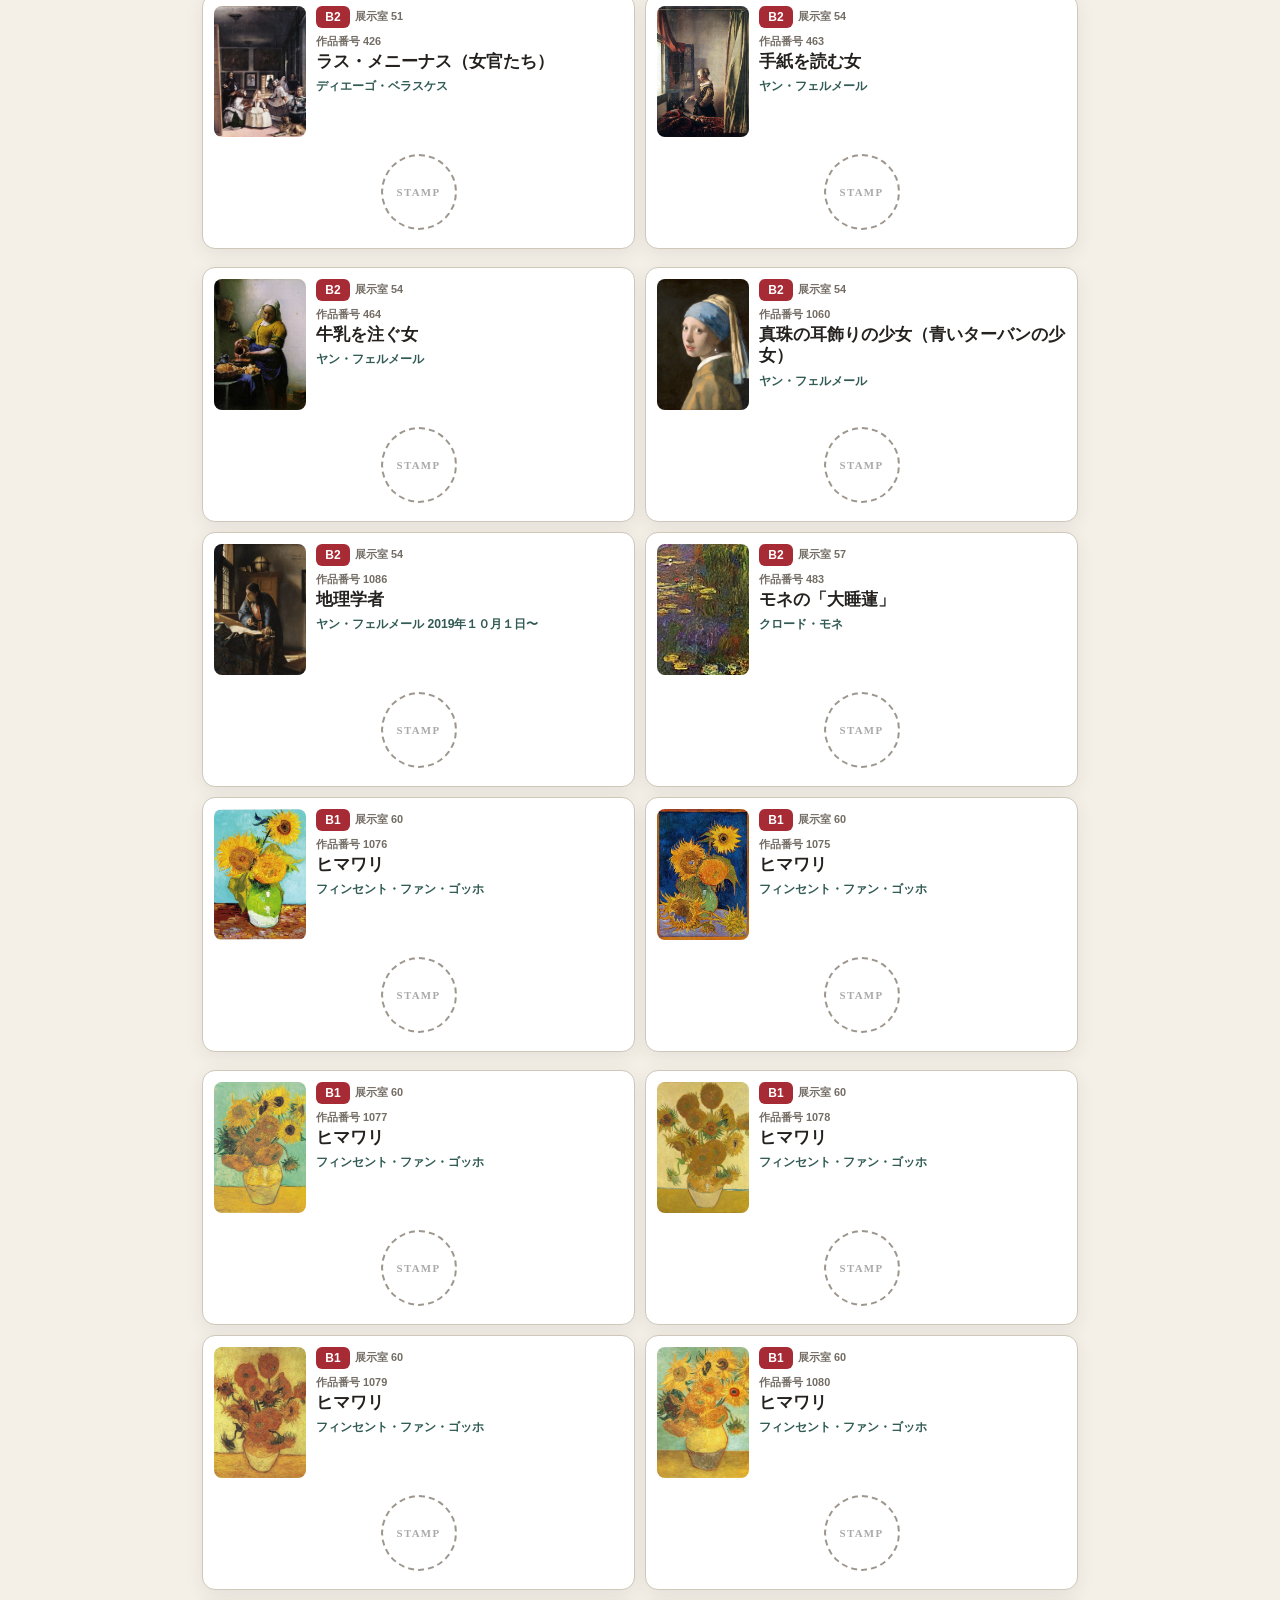
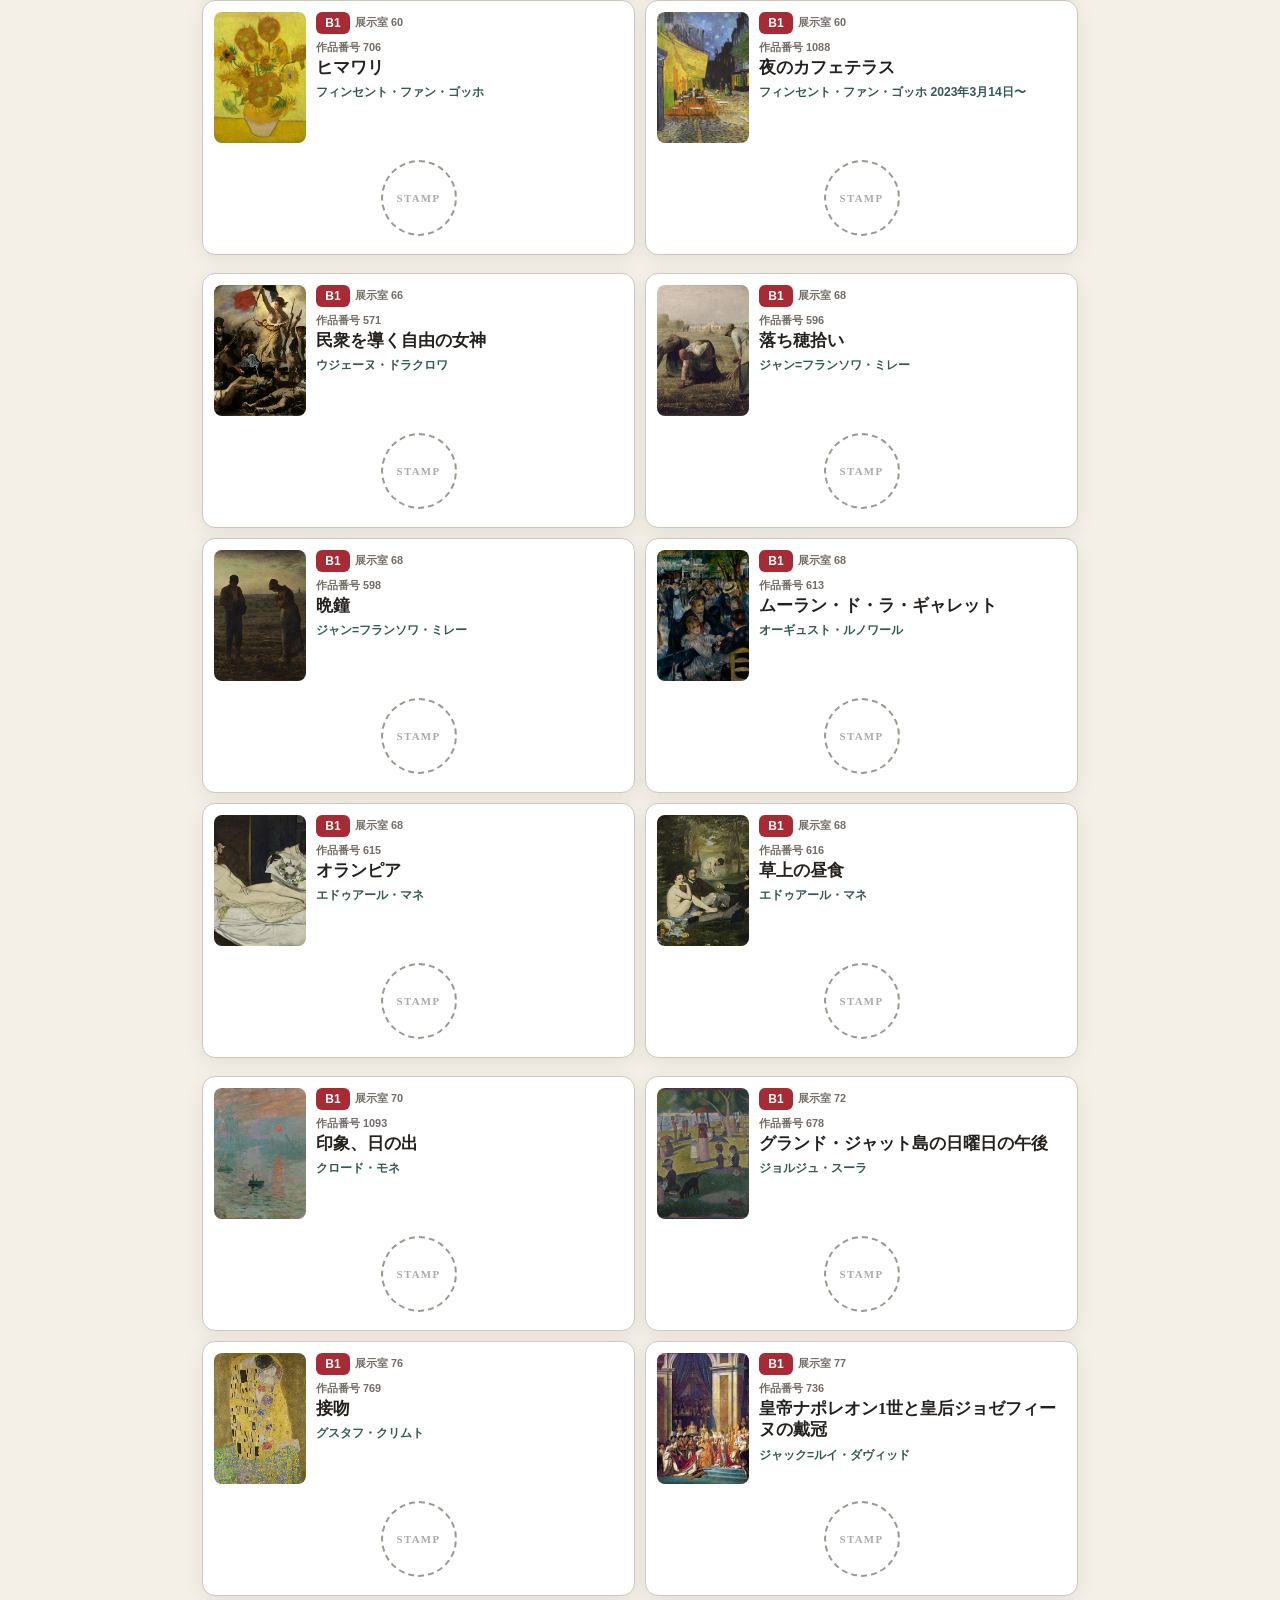
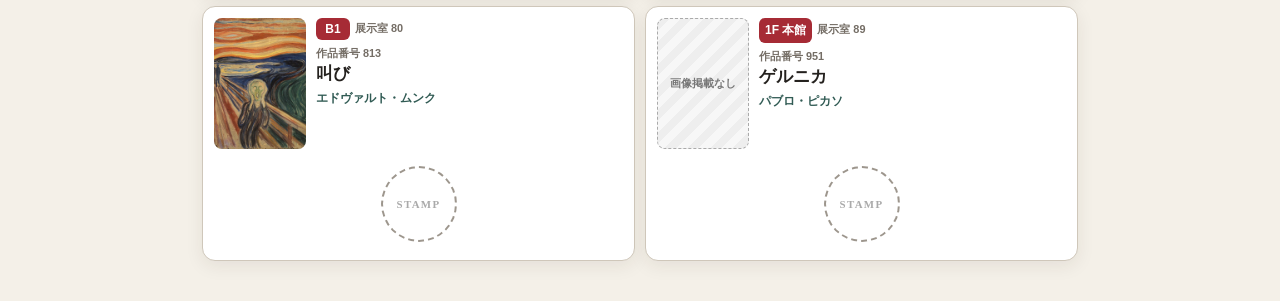
<file: stamp-rally.html>
<!doctype html>
<html lang="ja">
<head>
  <meta charset="utf-8">
  <meta name="viewport" content="width=device-width,initial-scale=1,viewport-fit=cover">
  <meta name="theme-color" content="#315b54">
  <title>Sランク スタンプラリー</title>
  <link rel="stylesheet" href="stamp-rally.css">
</head>
<body>
  <header class="rally-toolbar">
    <a class="back-to-list" href="index.html">← 作品一覧</a>
    <div class="rally-heading">
      <h1>Sランク スタンプラリー</h1>
      <p class="rally-count">読み込み中…</p>
    </div>
    <div class="toolbar-actions">
      <a href="stamp-credits.html">画像出典</a>
      <button class="print-button" type="button">印刷する</button>
    </div>
  </header>
  <p class="screen-note">スタンプ欄をタップしてSランク作品を集めましょう。記録はこのブラウザに保存されます。印刷はA4縦・倍率100%を推奨します。</p>
  <section class="browser-play" aria-label="スタンプラリーの進捗">
    <div class="progress-head">
      <strong>スタンプ獲得状況</strong>
      <span class="progress-text">0 / 36（0%）</span>
    </div>
    <div class="progress-track" role="progressbar" aria-label="スタンプ獲得率"><span class="progress-fill"></span></div>
    <p class="completion-message" hidden>全作品達成！ おめでとうございます！</p>
    <div class="play-actions">
      <div class="stamp-filters" aria-label="獲得状態で絞り込み">
        <button type="button" class="stamp-filter active" data-filter="all" aria-pressed="true">すべて</button>
        <button type="button" class="stamp-filter" data-filter="uncollected" aria-pressed="false">未獲得</button>
        <button type="button" class="stamp-filter" data-filter="collected" aria-pressed="false">獲得済み</button>
      </div>
      <button type="button" class="reset-stamps">記録をリセット</button>
    </div>
  </section>
  <main class="rally-root" aria-live="polite"></main>
  <script src="data/artworks.js"></script>
  <script src="data/stamp-images.js"></script>
  <script src="stamp-rally.js"></script>
</body>
</html>
</file>
<file: styles.css>
:root{--ink:#24211e;--muted:#746d65;--paper:#fbf8f2;--card:#fff;--line:#ded7cc;--accent:#315b54;--s:#a62b35;--a:#d49b17;--shadow:0 8px 24px rgba(45,36,25,.08)}
*{box-sizing:border-box}html{background:var(--paper);color:var(--ink);font-family:-apple-system,BlinkMacSystemFont,"Hiragino Sans","Yu Gothic UI",sans-serif}body{margin:0}button,input,select{font:inherit}
header{position:sticky;top:0;z-index:5;background:rgba(251,248,242,.94);backdrop-filter:blur(12px);border-bottom:1px solid var(--line)}
.head{max-width:1100px;margin:auto;padding:14px 16px 12px}.eyebrow{margin:0;color:var(--accent);font-weight:800;font-size:.74rem;letter-spacing:.13em}.title{margin:3px 0 11px;font-family:Georgia,"Yu Mincho",serif;font-size:clamp(1.55rem,7vw,2.3rem)}
.floor-nav{display:flex;gap:7px;overflow:auto;padding-bottom:2px;scrollbar-width:none}.floor-nav a{white-space:nowrap;text-decoration:none;color:var(--ink);background:#fff;border:1px solid var(--line);border-radius:999px;padding:8px 12px;font-size:.83rem;font-weight:700}.floor-nav a.active{background:var(--accent);border-color:var(--accent);color:white}
.room-nav{display:flex;gap:6px;overflow:auto;margin-top:9px;padding-bottom:2px;scrollbar-width:none}.room-nav button{white-space:nowrap;border:1px solid var(--line);border-radius:9px;padding:7px 10px;background:#fff;color:var(--muted);font-size:.78rem;font-weight:700;cursor:pointer}.room-nav button.active{border-color:var(--accent);background:#e3ece9;color:var(--accent)}
main{max-width:1100px;margin:auto;padding:18px 14px 48px}.toolbar{display:grid;grid-template-columns:1fr 1fr;gap:8px}.search{grid-column:1/-1}.search,.rank-filter,.youtube-filter{min-width:0;border:1px solid var(--line);border-radius:12px;background:#fff;padding:12px;color:var(--ink)}.summary{display:flex;align-items:center;justify-content:space-between;margin:15px 2px 10px;color:var(--muted);font-size:.88rem}.summary strong{color:var(--ink)}
.works{display:grid;gap:10px}.work{position:relative;background:var(--card);border:1px solid var(--line);border-radius:15px;padding:0;box-shadow:var(--shadow);overflow:hidden}.work-summary{display:flex;align-items:flex-start;gap:10px;width:100%;padding:14px;padding-right:112px;border:0;background:transparent;color:var(--ink);text-align:left;cursor:pointer}.work-summary:focus-visible{outline:3px solid color-mix(in srgb,var(--accent) 45%,transparent);outline-offset:-3px}.work-heading{min-width:0;flex:1}.num{min-width:42px;color:var(--muted);font-weight:800;font-variant-numeric:tabular-nums}.work-title{display:block;font-size:1rem;font-weight:700;line-height:1.45}.artist{display:block;margin:4px 0 0;color:var(--accent);font-size:.88rem;font-weight:700}.work-icons{position:absolute;top:12px;right:35px;display:flex;align-items:center;gap:5px}.rank,.link-badge{display:inline-grid;place-items:center;min-width:30px;height:30px;border-radius:8px;padding:0 7px;font-weight:900;color:#fff}.rank.s{background:var(--s)}.rank.a{background:var(--a);color:#332400}.rank.b{background:#64809d}.link-badge{text-decoration:none;border:1px solid transparent}.link-badge.youtube{background:#d9272e}.link-badge.quizknock{background:#1768b0}.link-badge.link{background:#59636d}.link-badge:focus-visible{outline:3px solid color-mix(in srgb,var(--accent) 45%,transparent);outline-offset:2px}.chevron{position:absolute;right:14px;top:18px;color:var(--muted);font-size:1.15rem;line-height:1;transition:transform .18s}.work-summary[aria-expanded="true"] .chevron{transform:rotate(180deg)}.details{margin:0 14px 14px 66px;padding-top:10px;border-top:1px dashed var(--line);font-size:.82rem;line-height:1.55;color:var(--muted)}.details[hidden]{display:none}.details b{color:var(--ink)}.wiki{display:table;margin-top:10px;padding:8px 11px;border:1px solid #c8c0b5;border-radius:9px;background:#f6f3ed;color:#3c3833;text-decoration:none;font-weight:800}.wiki:active{background:#eae5dc}.empty{text-align:center;padding:50px 10px;color:var(--muted)}
.home-intro{max-width:700px;margin:8px 0 22px;line-height:1.8;color:var(--muted)}.floor-grid{display:grid;gap:12px}.floor-card{display:block;background:white;border:1px solid var(--line);border-radius:16px;padding:20px;text-decoration:none;color:var(--ink);box-shadow:var(--shadow)}.floor-card span{color:var(--muted);font-size:.88rem}.floor-card strong{display:block;font-family:Georgia,"Yu Mincho",serif;font-size:1.45rem;margin-bottom:5px}
footer{text-align:center;padding:18px;color:var(--muted);font-size:.75rem}
@media(min-width:700px){.works{grid-template-columns:repeat(2,1fr)}.floor-grid{grid-template-columns:repeat(3,1fr)}.toolbar{grid-template-columns:minmax(300px,1fr) 170px 170px}.search{grid-column:auto}.work{padding:16px}}
@media(prefers-reduced-motion:no-preference){.work,.floor-card{transition:transform .18s,box-shadow .18s}.work:hover,.floor-card:hover{transform:translateY(-2px);box-shadow:0 12px 28px rgba(45,36,25,.12)}}

/* 作品リンクと管理者編集 */
.rank.c{background:#4f7d57}.rank.d{background:#6f6f76}.rank.e{border:1px solid #aaa9a3;background:#deded9;color:#373733}
.work-summary{padding-right:48%}.work-icons{max-width:43%;justify-content:flex-end;flex-wrap:wrap}.edit-links{display:block;margin-top:10px;padding:7px 10px;border:1px solid var(--line);border-radius:9px;background:#fff;color:var(--muted);font-size:.76rem;font-weight:700;cursor:pointer}
.link-dialog{width:min(92vw,560px);border:0;border-radius:18px;padding:0;box-shadow:0 24px 70px rgba(20,20,20,.28);color:var(--ink)}.link-dialog::backdrop{background:rgba(20,24,23,.48);backdrop-filter:blur(3px)}.link-form{padding:20px}.dialog-head{display:flex;align-items:flex-start;justify-content:space-between;gap:12px}.dialog-kicker{margin:0;color:var(--accent);font-size:.72rem;font-weight:900;letter-spacing:.1em}.dialog-title{margin:3px 0 0;font-family:Georgia,"Yu Mincho",serif;font-size:1.3rem}.dialog-close{border:0;background:transparent;color:var(--muted);font-size:1.8rem;line-height:1;cursor:pointer}.editing-work{margin:14px 0;color:var(--muted);font-size:.88rem;font-weight:700}.link-form label{display:block;margin-top:14px;font-size:.82rem;font-weight:800}.link-form textarea,.link-form input{display:block;width:100%;margin-top:6px;border:1px solid var(--line);border-radius:10px;padding:11px;background:#fff;color:var(--ink);font:inherit}.link-form textarea{resize:vertical}.token-help{margin:7px 0 0;color:var(--muted);font-size:.73rem;line-height:1.55}.editor-status{min-height:1.4em;margin:12px 0 0;color:var(--accent);font-size:.8rem;font-weight:700}.dialog-actions{display:flex;justify-content:flex-end;gap:8px;margin-top:14px}.dialog-actions button{border:1px solid var(--line);border-radius:10px;padding:10px 13px;background:#fff;color:var(--ink);font-weight:800;cursor:pointer}.dialog-actions .dialog-save{border-color:var(--accent);background:var(--accent);color:#fff}.dialog-actions button:disabled{opacity:.55;cursor:wait}

/* 固定MAPボタンとフロアマップ */
.title{padding-right:76px}.map-open{position:fixed;z-index:8;top:max(14px,env(safe-area-inset-top));right:max(14px,env(safe-area-inset-right));border:1px solid var(--accent);border-radius:10px;padding:9px 13px;background:var(--accent);color:#fff;font-size:.8rem;font-weight:900;letter-spacing:.06em;box-shadow:0 4px 14px rgba(31,61,56,.22);cursor:pointer}.map-dialog{width:min(96vw,980px);height:min(92dvh,920px);max-width:none;max-height:none;border:0;border-radius:16px;padding:0;background:#f3f0ea;color:var(--ink);box-shadow:0 24px 80px rgba(15,20,18,.34)}.map-dialog::backdrop{background:rgba(15,20,18,.62);backdrop-filter:blur(3px)}.map-panel{display:flex;height:100%;flex-direction:column}.map-bar{position:sticky;top:0;z-index:2;display:flex;align-items:center;justify-content:space-between;gap:12px;padding:11px 14px;background:rgba(255,255,255,.96);border-bottom:1px solid var(--line)}.map-bar h2{margin:0;font-family:Georgia,"Yu Mincho",serif;font-size:1.05rem}.map-close{display:grid;place-items:center;width:38px;height:38px;border:1px solid var(--line);border-radius:10px;background:#fff;color:var(--ink);font-size:1.65rem;line-height:1;cursor:pointer}.map-stage{flex:1;overflow:auto;-webkit-overflow-scrolling:touch;touch-action:pan-x pan-y pinch-zoom;background:#d8d4cd}.map-stage img{display:block;width:max(100%,760px);height:auto;max-width:none;margin:auto}.map-open:focus-visible,.map-close:focus-visible{outline:3px solid #79aaa0;outline-offset:2px}
</file>
<file: stamp-rally.css>
:root{--ink:#24211e;--muted:#746d65;--paper:#f4f0e8;--accent:#315b54;--s:#a62b35;--line:#cfc7ba}*{box-sizing:border-box}html{background:var(--paper);color:var(--ink);font-family:-apple-system,BlinkMacSystemFont,"Hiragino Sans","Yu Gothic UI",sans-serif}body{margin:0}.rally-toolbar{position:sticky;top:0;z-index:5;display:flex;align-items:center;justify-content:space-between;gap:12px;padding:12px max(14px,env(safe-area-inset-right)) 12px max(14px,env(safe-area-inset-left));border-bottom:1px solid var(--line);background:rgba(244,240,232,.96);backdrop-filter:blur(12px)}.rally-toolbar h1{margin:0;font-family:Georgia,"Yu Mincho",serif;font-size:clamp(1.2rem,5vw,1.7rem)}.rally-toolbar p{margin:3px 0 0;color:var(--muted);font-size:.75rem}.toolbar-actions{display:flex;gap:7px}.toolbar-actions a,.print-button{white-space:nowrap;border:1px solid var(--accent);border-radius:9px;padding:9px 11px;background:#fff;color:var(--accent);font-size:.78rem;font-weight:800;text-decoration:none}.print-button{background:var(--accent);color:#fff;cursor:pointer}.print-button:disabled{opacity:.65}.screen-note{max-width:900px;margin:16px auto 0;padding:0 14px;color:var(--muted);font-size:.78rem;line-height:1.65}.browser-play{max-width:876px;margin:12px auto 0;padding:14px;border:1px solid var(--line);border-radius:14px;background:#fff}.progress-head{display:flex;justify-content:space-between;gap:10px;font-size:.82rem}.progress-head span{color:var(--s);font-weight:900}.progress-track{height:10px;margin-top:8px;overflow:hidden;border-radius:999px;background:#e5dfd5}.progress-fill{display:block;width:0;height:100%;border-radius:inherit;background:linear-gradient(90deg,#d65b45,var(--s));transition:width .25s}.completion-message{margin:10px 0 0;padding:10px;border-radius:9px;background:#fff1ca;color:#6e4b00;font-weight:900;text-align:center}.play-actions{display:flex;align-items:center;justify-content:space-between;gap:8px;margin-top:12px}.stamp-filters{display:flex;gap:6px}.stamp-filter,.reset-stamps{border:1px solid var(--line);border-radius:8px;padding:7px 9px;background:#fff;color:var(--muted);font-size:.72rem;font-weight:800;cursor:pointer}.stamp-filter.active{border-color:var(--accent);background:#e3ece9;color:var(--accent)}.reset-stamps{color:#8b3434}.rally-root{max-width:900px;margin:14px auto 40px;padding:0 12px}.print-sheet{display:grid;grid-template-columns:repeat(2,minmax(0,1fr));gap:10px;margin-bottom:18px}.stamp-card{min-height:255px;display:grid;grid-template-columns:92px minmax(0,1fr);grid-template-rows:minmax(0,1fr) 90px;gap:10px;padding:11px;border:1px solid var(--line);border-radius:13px;background:#fff;box-shadow:0 5px 18px rgba(45,36,25,.08);break-inside:avoid}.art-thumb{display:block;min-height:125px;overflow:hidden;border-radius:8px;background:#ddd}.art-thumb img{width:100%;height:100%;display:block;object-fit:cover}.art-thumb.placeholder{display:grid;place-items:center;border:1px dashed #aaa;background:repeating-linear-gradient(135deg,#eee 0,#eee 8px,#f7f7f7 8px,#f7f7f7 16px);color:#777;font-size:.7rem;font-weight:700;text-align:center}.card-copy{min-width:0}.location{display:flex;flex-wrap:wrap;align-items:center;gap:5px}.location strong{display:inline-grid;place-items:center;min-width:34px;padding:4px 6px;border-radius:6px;background:var(--s);color:#fff;font-size:.75rem}.location span,.work-number{color:var(--muted);font-size:.68rem;font-weight:700}.work-number{margin:7px 0 2px}.card-copy h2{margin:0;font-family:Georgia,"Yu Mincho",serif;font-size:clamp(.86rem,2.3vw,1.05rem);line-height:1.28;overflow-wrap:anywhere}.work-artist{margin:6px 0 0;color:var(--accent);font-size:.76rem;font-weight:700;line-height:1.35}.stamp-space{grid-column:1/-1;place-self:center;display:grid;place-items:center;width:76px;height:76px;padding:0;border:2px dashed #9d968d;border-radius:50%;background:#fff;color:#aaa;font-family:Georgia,serif;font-size:.68rem;font-weight:800;letter-spacing:.12em;cursor:pointer;transition:transform .16s,background .16s,color .16s}.stamp-space.is-collected{border:3px double var(--s);background:#fff6f5;color:var(--s);font-size:1rem;transform:rotate(-8deg);box-shadow:inset 0 0 0 4px #fff,0 2px 8px rgba(166,43,53,.18)}.stamp-space:active{transform:scale(.94)}.stamp-space.is-collected:active{transform:rotate(-8deg) scale(.94)}.rally-empty{grid-column:1/-1;padding:48px 12px;color:var(--muted);text-align:center}.credit-page{max-width:820px;margin:auto;padding:24px 16px 60px}.credit-page h1{font-family:Georgia,"Yu Mincho",serif}.credit-page p{color:var(--muted);line-height:1.7}.credit-list{padding-left:1.35rem}.credit-list li{margin:10px 0}.credit-list a{color:var(--accent);font-weight:700}.credit-list span{display:block;color:var(--muted);font-size:.75rem}@media(max-width:560px){.rally-toolbar{align-items:flex-start}.rally-toolbar h1{font-size:1.05rem}.toolbar-actions a{display:none}.browser-play{margin:10px 12px 0}.play-actions{align-items:stretch;flex-direction:column}.stamp-filters{width:100%}.stamp-filter{flex:1}.reset-stamps{align-self:flex-end}.print-sheet{grid-template-columns:1fr}.stamp-card{min-height:220px;grid-template-columns:105px minmax(0,1fr);grid-template-rows:minmax(0,1fr) 82px}.art-thumb{min-height:115px}}
@page{size:A4 portrait;margin:7mm}@media print{html,body{background:#fff;-webkit-print-color-adjust:exact;print-color-adjust:exact}.rally-toolbar,.screen-note,.browser-play{display:none!important}.rally-root{max-width:none;margin:0;padding:0}.print-sheet{height:283mm;display:grid;grid-template-columns:repeat(2,1fr);grid-template-rows:repeat(3,1fr);gap:4mm;margin:0;break-after:page}.print-sheet:last-child{break-after:auto}.stamp-card{min-height:0;height:auto;grid-template-columns:27mm minmax(0,1fr);grid-template-rows:minmax(0,1fr) 37mm;gap:2.5mm;padding:3mm;border:1px solid #999;border-radius:2.5mm;box-shadow:none}.art-thumb{min-height:0;border-radius:1.5mm}.location strong{padding:1mm 1.5mm;font-size:7pt}.location span,.work-number{font-size:6.5pt}.work-number{margin:2mm 0 .5mm}.card-copy h2{font-size:9.5pt;line-height:1.22}.work-artist{margin-top:1.5mm;font-size:7.5pt}.stamp-space,.stamp-space.is-collected{width:34mm;height:34mm;border:1.5pt dashed #9d968d;background:#fff;color:#aaa;font-size:7pt;transform:none;box-shadow:none}.stamp-space span{display:none}.stamp-space::after{content:"STAMP"}.art-thumb.placeholder{font-size:7pt}}
.rally-heading{min-width:0;flex:1}.back-to-list{flex:none;white-space:nowrap;border:1px solid var(--accent);border-radius:9px;padding:9px 11px;background:#fff;color:var(--accent);font-size:.78rem;font-weight:800;text-decoration:none}
</file>
